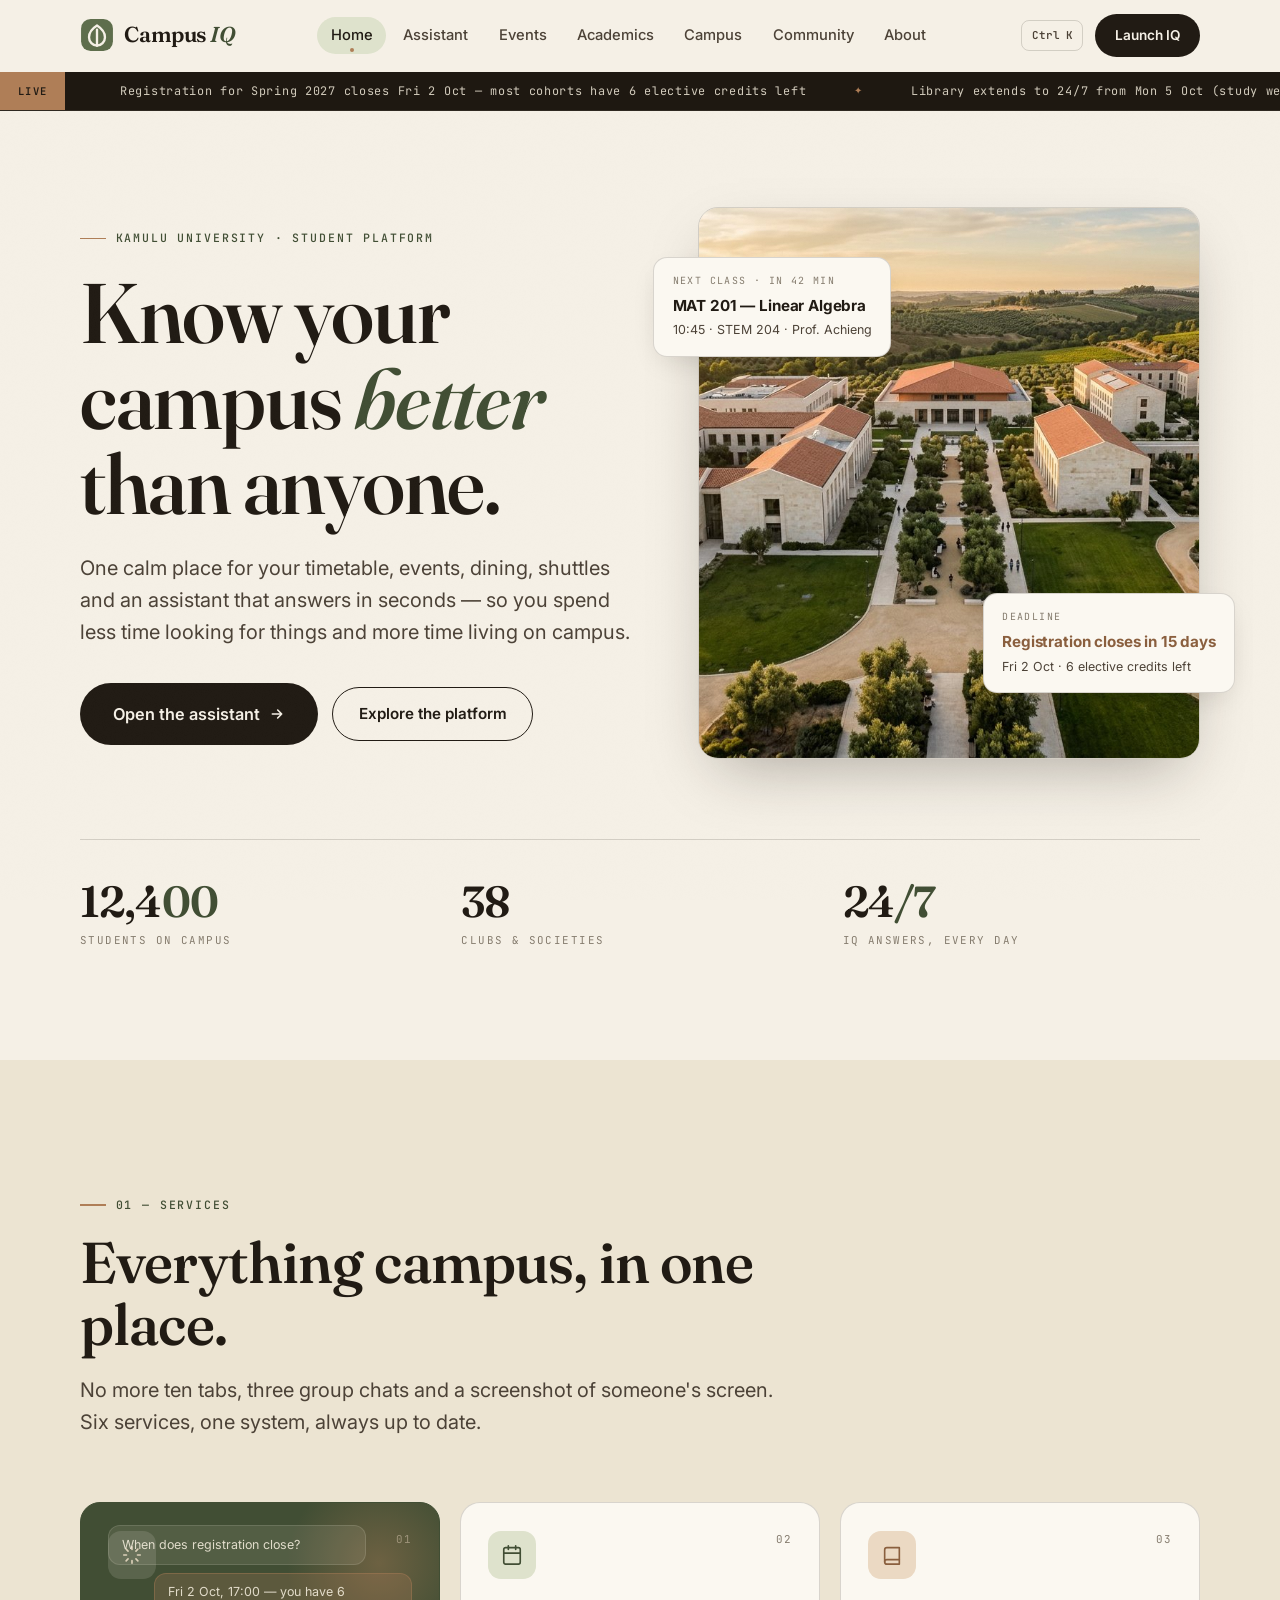
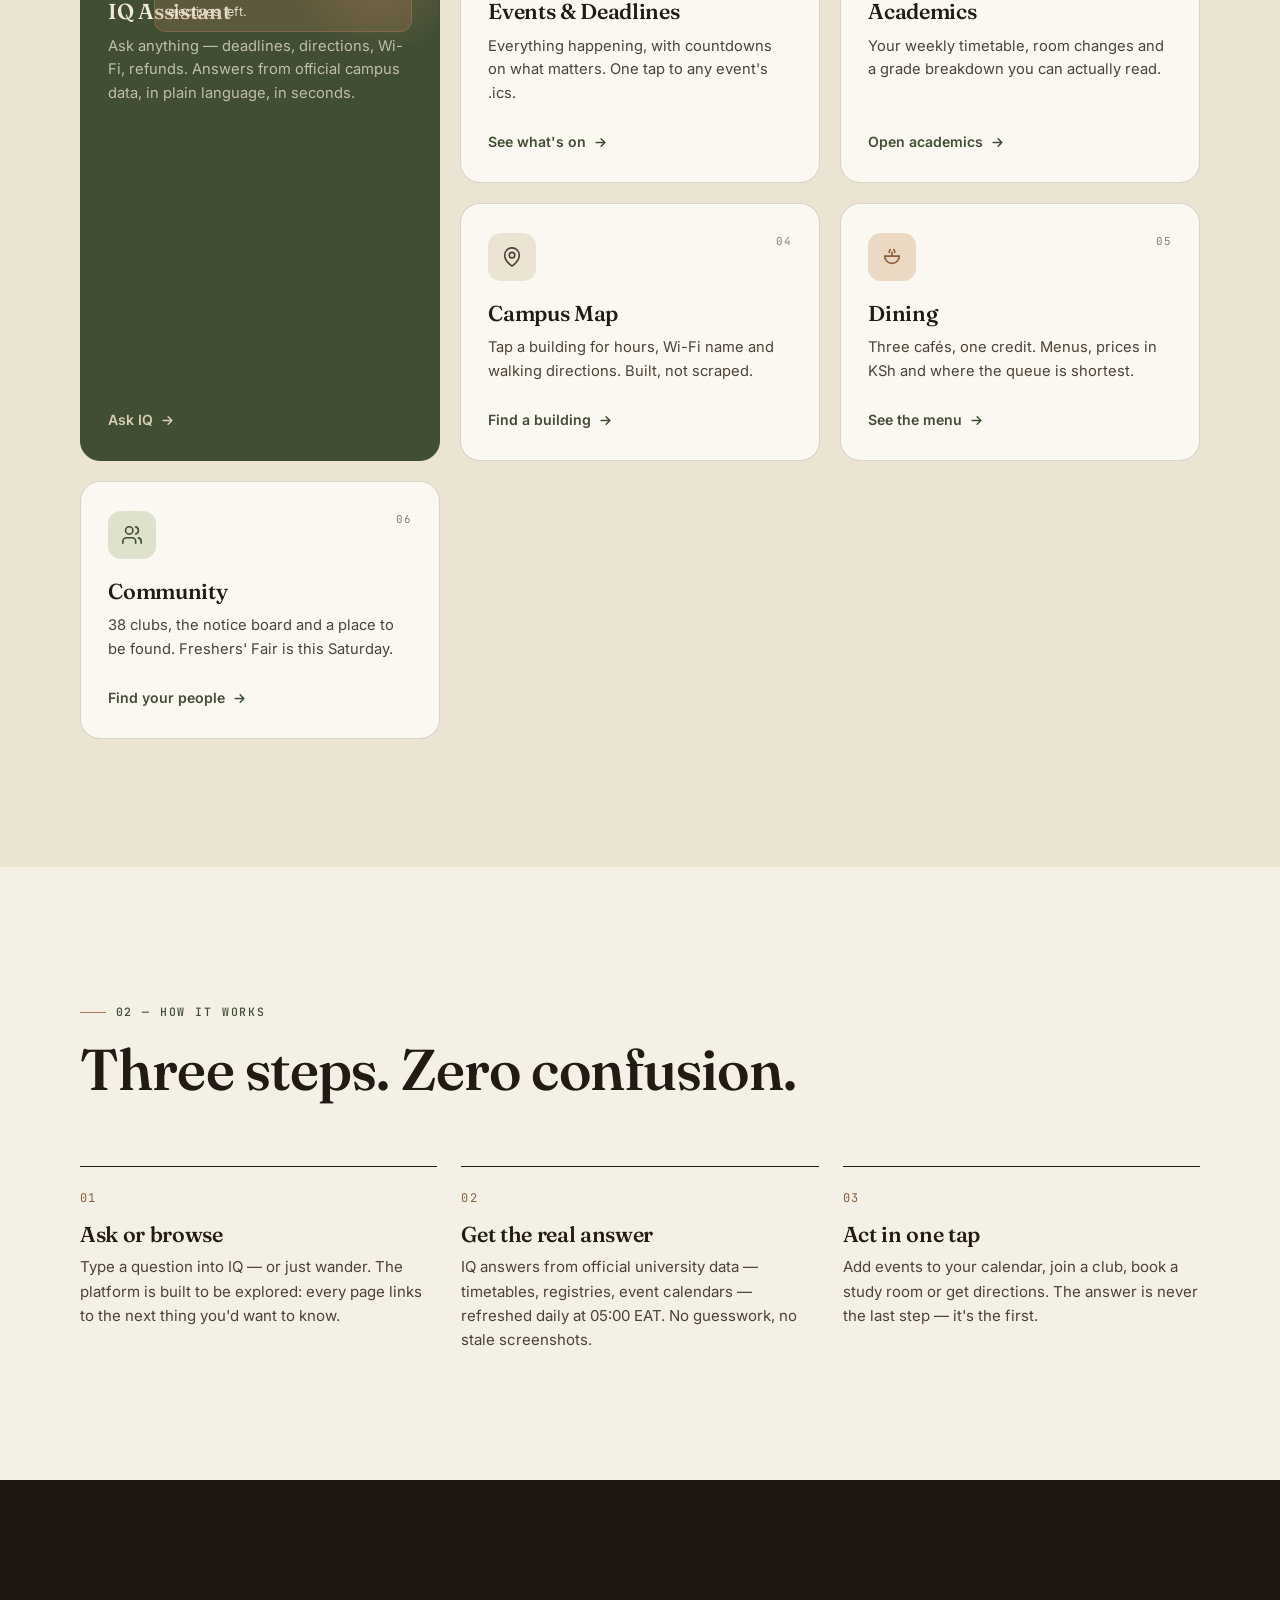
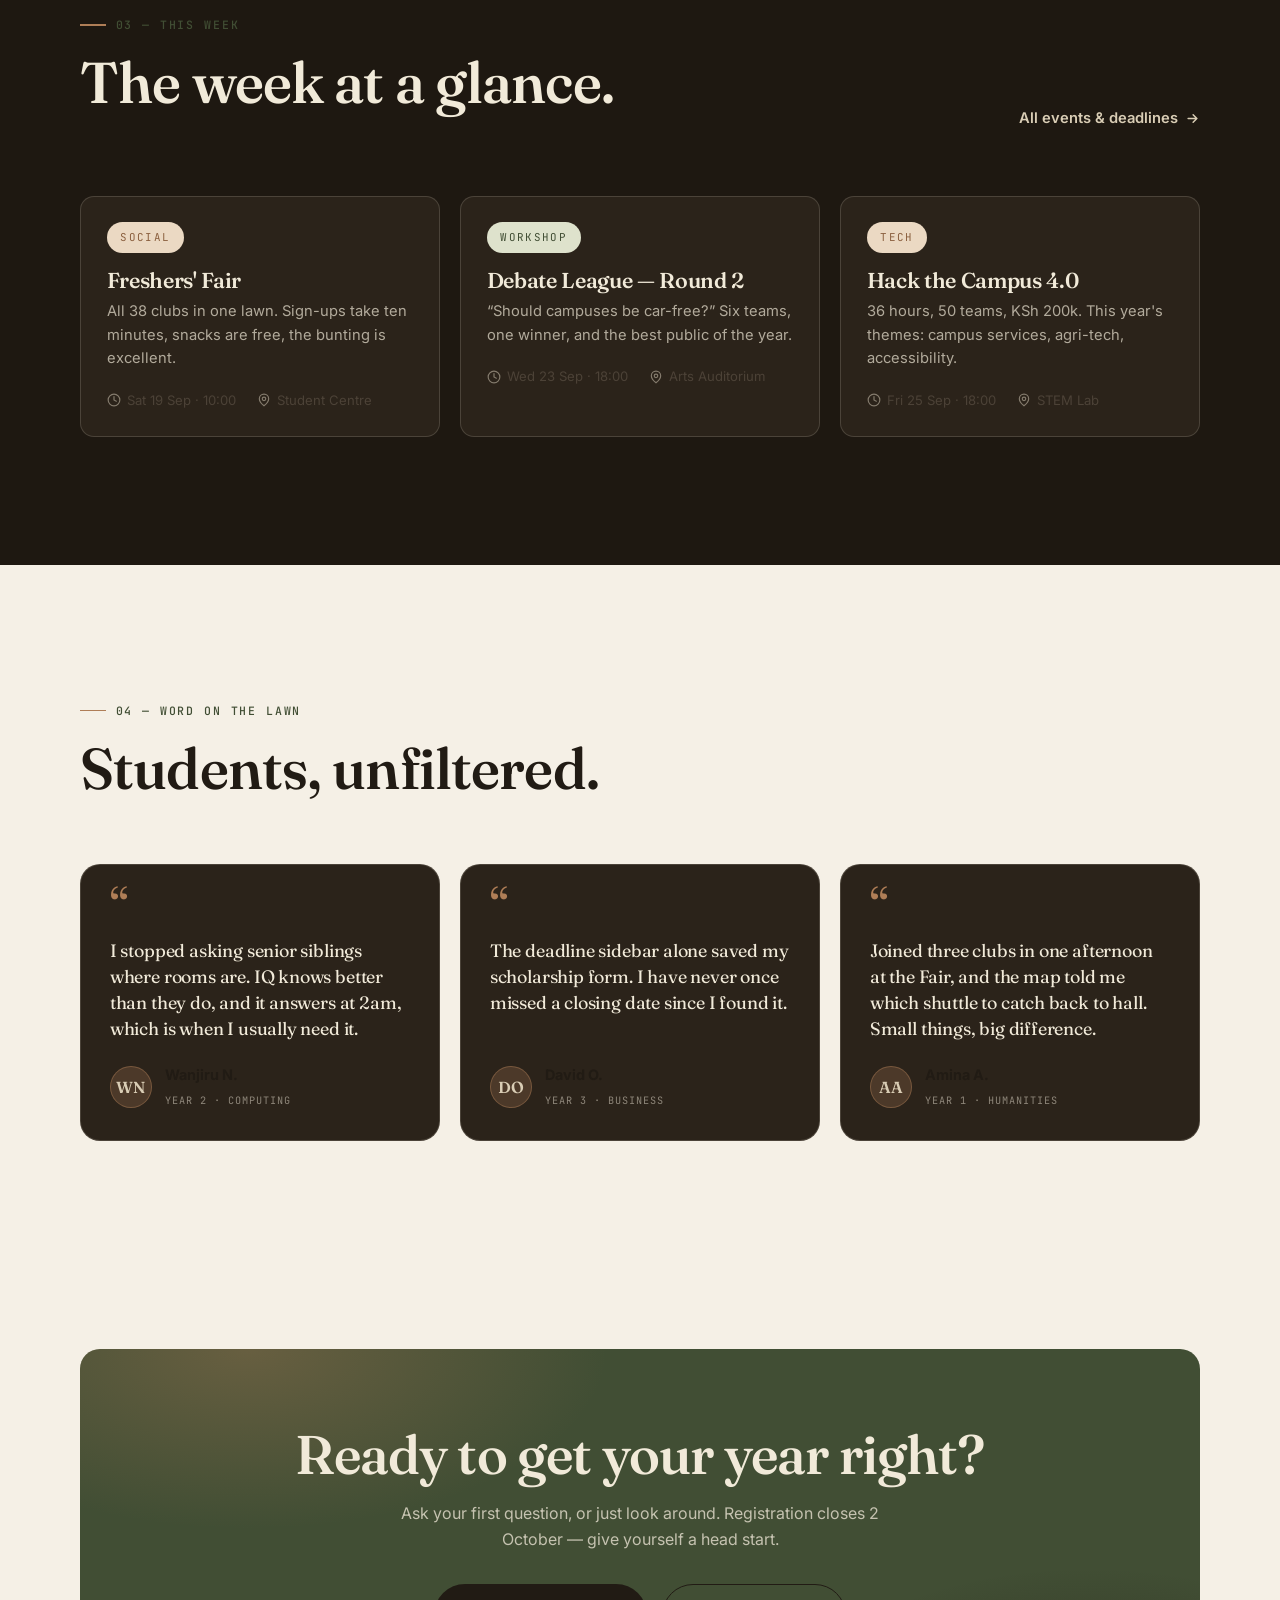
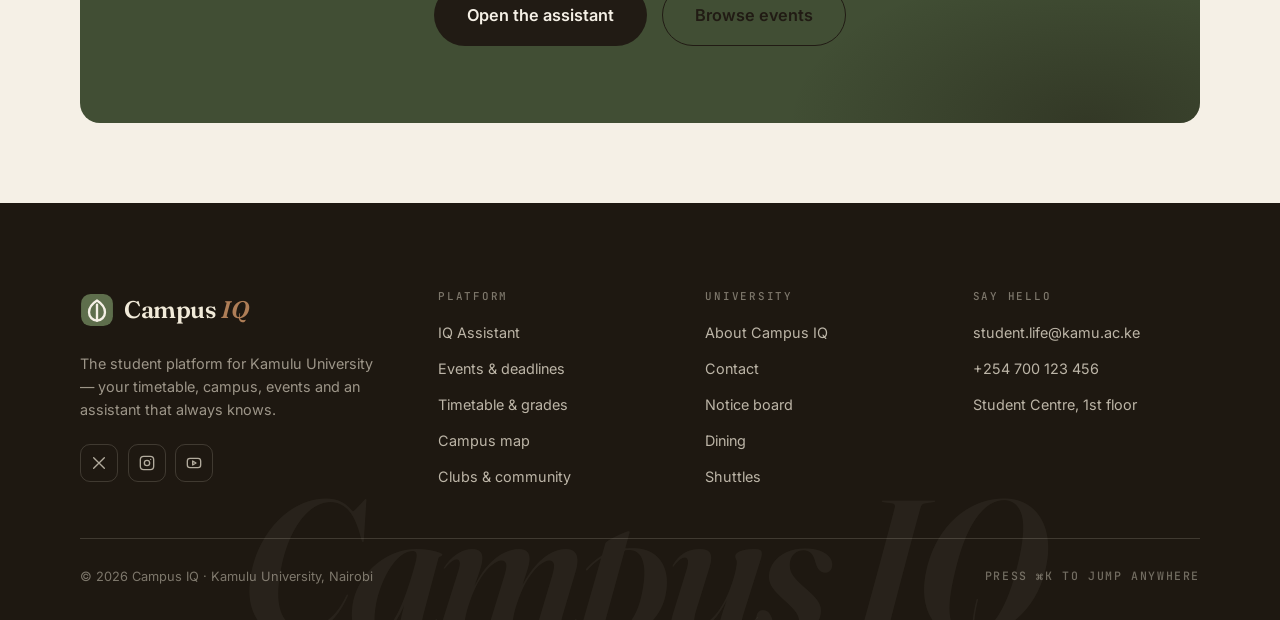
<file: index.html>
<!DOCTYPE html>
<html lang="en">
<head>
  <meta charset="UTF-8">
  <meta name="viewport" content="width=device-width, initial-scale=1.0">
  <title>Campus IQ — Know your campus better than anyone</title>
  <meta name="description" content="Campus IQ is the student platform for Kamulu University: timetable, events, dining, shuttles, campus map and an assistant that always knows.">
  <link rel="icon" href="data:image/svg+xml,%3Csvg xmlns='http://www.w3.org/2000/svg' viewBox='0 0 32 32'%3E%3Crect width='32' height='32' rx='9' fill='%235E6E4C'/%3E%3Cpath d='M16 7c-5 3.2-7.5 7-7.5 11 0 4.5 3.4 8 7.5 8s7.5-3.5 7.5-8c0-4-2.5-7.8-7.5-11Z' fill='none' stroke='%23F5F0E6' stroke-width='2.4'/%3E%3Cpath d='M16 11v15' stroke='%23F5F0E6' stroke-width='2.4'/%3E%3C/svg%3E">
  <link rel="preconnect" href="https://fonts.googleapis.com">
  <link rel="preconnect" href="https://fonts.gstatic.com" crossorigin>
  <link href="https://fonts.googleapis.com/css2?family=Fraunces:ital,opsz,wght@0,9..144,400..700;1,9..144,400..700&family=Inter:wght@400;500;600;700&family=JetBrains+Mono:wght@400;500;600&display=swap" rel="stylesheet">
  <link rel="stylesheet" href="css/styles.css">
</head>
<body data-page="home">

  <!-- ===================== HEADER ===================== -->
  <header class="site-header" id="siteHeader">
    <div class="container header-inner">
      <a class="brand" href="index.html" aria-label="Campus IQ — home">
        <svg class="brand-mark" viewBox="0 0 32 32" aria-hidden="true"><rect x="1" y="1" width="30" height="30" rx="9" fill="#5E6E4C"/><path d="M16 7c-5 3.2-7.5 7-7.5 11 0 4.5 3.4 8 7.5 8s7.5-3.5 7.5-8c0-4-2.5-7.8-7.5-11Z" fill="none" stroke="#F5F0E6" stroke-width="2.2" stroke-linejoin="round"/><path d="M16 11v15" stroke="#F5F0E6" stroke-width="2.2" stroke-linecap="round"/></svg>
        <span class="brand-name">Campus <em>IQ</em></span>
      </a>
      <nav class="main-nav" aria-label="Primary">
        <a class="nav-link active" href="index.html">Home</a>
        <a class="nav-link" href="assistant.html">Assistant</a>
        <a class="nav-link" href="events.html">Events</a>
        <a class="nav-link" href="academics.html">Academics</a>
        <a class="nav-link" href="campus.html">Campus</a>
        <a class="nav-link" href="community.html">Community</a>
        <a class="nav-link" href="about.html">About</a>
      </nav>
      <div class="header-actions">
        <span class="kbd-hint" data-open-palette title="Open quick navigation"><kbd>⌘</kbd><kbd>K</kbd></span>
        <a class="btn btn-primary btn-sm" href="assistant.html">Launch IQ</a>
        <button class="nav-toggle" id="navToggle" aria-label="Open menu" aria-expanded="false" aria-controls="mobileMenu"><span></span><span></span><span></span></button>
      </div>
    </div>
  </header>

  <div class="mobile-menu" id="mobileMenu">
    <nav aria-label="Mobile">
      <a class="m-link active" href="index.html"><span class="m-num">01</span>Home</a>
      <a class="m-link" href="assistant.html"><span class="m-num">02</span>Assistant</a>
      <a class="m-link" href="events.html"><span class="m-num">03</span>Events</a>
      <a class="m-link" href="academics.html"><span class="m-num">04</span>Academics</a>
      <a class="m-link" href="campus.html"><span class="m-num">05</span>Campus</a>
      <a class="m-link" href="community.html"><span class="m-num">06</span>Community</a>
      <a class="m-link" href="about.html"><span class="m-num">07</span>About</a>
      <a class="m-link" href="contact.html"><span class="m-num">08</span>Contact</a>
    </nav>
    <div class="mobile-menu-foot">
      <span>Kamulu University · 2026</span>
      <span class="mono">Nairobi, KE</span>
    </div>
  </div>

  <!-- ===================== TICKER ===================== -->
  <div class="ticker" aria-hidden="true">
    <div class="ticker-label">LIVE</div>
    <div class="ticker-track">
      <span>Registration for Spring 2027 closes Fri 2 Oct — most cohorts have 6 elective credits left</span>
      <span>Library extends to 24/7 from Mon 5 Oct (study week)</span>
      <span>Freshers' Fair — Sat 19 Sep, Student Centre, 10:00</span>
      <span>Hack the Campus 4.0 — teams forming now, STEM Lab</span>
      <span>West Loop shuttles now every 20 min at peak hours</span>
      <span>Exam timetable drops 24 Sep — IQ will flag it</span>
      <span>Registration for Spring 2027 closes Fri 2 Oct — most cohorts have 6 elective credits left</span>
      <span>Library extends to 24/7 from Mon 5 Oct (study week)</span>
      <span>Freshers' Fair — Sat 19 Sep, Student Centre, 10:00</span>
      <span>Hack the Campus 4.0 — teams forming now, STEM Lab</span>
      <span>West Loop shuttles now every 20 min at peak hours</span>
      <span>Exam timetable drops 24 Sep — IQ will flag it</span>
    </div>
  </div>

  <main>
    <!-- ===================== HERO ===================== -->
    <section class="hero">
      <div class="container">
        <div class="hero-grid">
          <div>
            <span class="kicker reveal in">Kamulu University · Student Platform</span>
            <h1 class="hero-title reveal in" data-delay="1">Know your campus <span class="accent">better</span> than anyone.</h1>
            <p class="lead reveal in" data-delay="2">One calm place for your timetable, events, dining, shuttles and an assistant that answers in seconds — so you spend less time looking for things and more time living on campus.</p>
            <div class="hero-ctas reveal in" data-delay="3">
              <a class="btn btn-primary btn-lg" href="assistant.html">Open the assistant
                <svg width="16" height="16" viewBox="0 0 24 24" fill="none" stroke="currentColor" stroke-width="2.4" stroke-linecap="round" stroke-linejoin="round"><path d="M5 12h14M13 6l6 6-6 6"/></svg>
              </a>
              <a class="btn btn-outline" href="#services">Explore the platform</a>
            </div>
          </div>
          <div class="hero-visual reveal in" data-delay="2">
            <div class="hero-frame">
              <img src="assets/img/hero-campus.jpg" alt="Aerial view of the Kamulu University campus at golden hour">
            </div>
            <div class="float-card float-card--class">
              <span class="fc-label">Next class · in 42 min</span>
              <strong>MAT 201 — Linear Algebra</strong>
              <span class="fc-sub">10:45 · STEM 204 · Prof. Achieng</span>
            </div>
            <div class="float-card float-card--deadline">
              <span class="fc-label">Deadline</span>
              <strong>Registration closes in 15 days</strong>
              <span class="fc-sub">Fri 2 Oct · 6 elective credits left</span>
            </div>
          </div>
        </div>

        <div class="hero-stats">
          <div class="stat reveal in" data-delay="1">
            <div class="stat-num">12,4<em>00</em></div>
            <div class="stat-label">Students on campus</div>
          </div>
          <div class="stat reveal in" data-delay="2">
            <div class="stat-num">38</div>
            <div class="stat-label">Clubs & societies</div>
          </div>
          <div class="stat reveal in" data-delay="3">
            <div class="stat-num">24<em>/7</em></div>
            <div class="stat-label">IQ answers, every day</div>
          </div>
        </div>
      </div>
    </section>

    <!-- ===================== SERVICES ===================== -->
    <section class="section section--cream" id="services">
      <div class="container">
        <div class="section-head reveal">
          <span class="kicker">01 — Services</span>
          <h2 class="display-lg">Everything campus, in one place.</h2>
          <p class="lead">No more ten tabs, three group chats and a screenshot of someone's screen. Six services, one system, always up to date.</p>
        </div>

        <div class="service-tiles">
          <a class="tile tile--featured reveal" href="assistant.html">
            <div class="tile-glow"></div>
            <div class="chat-mini" aria-hidden="true">
              <div class="cm-bubble">When does registration close?</div>
              <div class="cm-bubble me">Fri 2 Oct, 17:00 — you have 6 electives left.</div>
            </div>
            <div class="tile-top">
              <span class="tile-icon">
                <svg width="22" height="22" viewBox="0 0 24 24" fill="none" stroke="currentColor" stroke-width="1.8" stroke-linecap="round" stroke-linejoin="round"><path d="M12 3v3M12 18v3M3 12h3M18 12h3M5.6 5.6l2.1 2.1M16.3 16.3l2.1 2.1M18.4 5.6l-2.1 2.1M7.7 16.3l-2.1 2.1"/></svg>
              </span>
              <span class="tile-num">01</span>
            </div>
            <h3>IQ Assistant</h3>
            <p>Ask anything — deadlines, directions, Wi-Fi, refunds. Answers from official campus data, in plain language, in seconds.</p>
            <span class="tile-go">Ask IQ
              <svg width="15" height="15" viewBox="0 0 24 24" fill="none" stroke="currentColor" stroke-width="2.4" stroke-linecap="round" stroke-linejoin="round"><path d="M5 12h14M13 6l6 6-6 6"/></svg>
            </span>
          </a>

          <a class="tile reveal" data-delay="1" href="events.html">
            <div class="tile-top">
              <span class="tile-icon">
                <svg width="22" height="22" viewBox="0 0 24 24" fill="none" stroke="currentColor" stroke-width="1.8" stroke-linecap="round" stroke-linejoin="round"><rect x="3" y="4" width="18" height="18" rx="2"/><path d="M16 2v4M8 2v4M3 10h18"/></svg>
              </span>
              <span class="tile-num">02</span>
            </div>
            <h3>Events & Deadlines</h3>
            <p>Everything happening, with countdowns on what matters. One tap to any event's .ics.</p>
            <span class="tile-go">See what's on
              <svg width="15" height="15" viewBox="0 0 24 24" fill="none" stroke="currentColor" stroke-width="2.4" stroke-linecap="round" stroke-linejoin="round"><path d="M5 12h14M13 6l6 6-6 6"/></svg>
            </span>
          </a>

          <a class="tile reveal" data-delay="2" href="academics.html">
            <div class="tile-top">
              <span class="tile-icon tile-icon--clay">
                <svg width="22" height="22" viewBox="0 0 24 24" fill="none" stroke="currentColor" stroke-width="1.8" stroke-linecap="round" stroke-linejoin="round"><path d="M4 19.5A2.5 2.5 0 0 1 6.5 17H20V4H6.5A2.5 2.5 0 0 0 4 6.5v13Z"/><path d="M4 19.5A2.5 2.5 0 0 0 6.5 22H20v-5"/></svg>
              </span>
              <span class="tile-num">03</span>
            </div>
            <h3>Academics</h3>
            <p>Your weekly timetable, room changes and a grade breakdown you can actually read.</p>
            <span class="tile-go">Open academics
              <svg width="15" height="15" viewBox="0 0 24 24" fill="none" stroke="currentColor" stroke-width="2.4" stroke-linecap="round" stroke-linejoin="round"><path d="M5 12h14M13 6l6 6-6 6"/></svg>
            </span>
          </a>

          <a class="tile reveal" href="campus.html">
            <div class="tile-top">
              <span class="tile-icon tile-icon--stone">
                <svg width="22" height="22" viewBox="0 0 24 24" fill="none" stroke="currentColor" stroke-width="1.8" stroke-linecap="round" stroke-linejoin="round"><path d="M20 10c0 6-8 12-8 12s-8-6-8-12a8 8 0 0 1 16 0Z"/><circle cx="12" cy="10" r="3"/></svg>
              </span>
              <span class="tile-num">04</span>
            </div>
            <h3>Campus Map</h3>
            <p>Tap a building for hours, Wi-Fi name and walking directions. Built, not scraped.</p>
            <span class="tile-go">Find a building
              <svg width="15" height="15" viewBox="0 0 24 24" fill="none" stroke="currentColor" stroke-width="2.4" stroke-linecap="round" stroke-linejoin="round"><path d="M5 12h14M13 6l6 6-6 6"/></svg>
            </span>
          </a>

          <a class="tile reveal" data-delay="1" href="campus.html#dining">
            <div class="tile-top">
              <span class="tile-icon tile-icon--clay">
                <svg width="22" height="22" viewBox="0 0 24 24" fill="none" stroke="currentColor" stroke-width="1.8" stroke-linecap="round" stroke-linejoin="round"><path d="M4 11h16a8 8 0 0 1-16 0Z"/><path d="M12 11V7M9 7c0-2 1-3 1-3M15 7c0-2-1-3-1-3"/></svg>
              </span>
              <span class="tile-num">05</span>
            </div>
            <h3>Dining</h3>
            <p>Three cafés, one credit. Menus, prices in KSh and where the queue is shortest.</p>
            <span class="tile-go">See the menu
              <svg width="15" height="15" viewBox="0 0 24 24" fill="none" stroke="currentColor" stroke-width="2.4" stroke-linecap="round" stroke-linejoin="round"><path d="M5 12h14M13 6l6 6-6 6"/></svg>
            </span>
          </a>

          <a class="tile reveal" data-delay="2" href="community.html">
            <div class="tile-top">
              <span class="tile-icon">
                <svg width="22" height="22" viewBox="0 0 24 24" fill="none" stroke="currentColor" stroke-width="1.8" stroke-linecap="round" stroke-linejoin="round"><path d="M16 21v-2a4 4 0 0 0-4-4H6a4 4 0 0 0-4 4v2"/><circle cx="9" cy="7" r="4"/><path d="M22 21v-2a4 4 0 0 0-3-3.87M16 3.13a4 4 0 0 1 0 7.75"/></svg>
              </span>
              <span class="tile-num">06</span>
            </div>
            <h3>Community</h3>
            <p>38 clubs, the notice board and a place to be found. Freshers' Fair is this Saturday.</p>
            <span class="tile-go">Find your people
              <svg width="15" height="15" viewBox="0 0 24 24" fill="none" stroke="currentColor" stroke-width="2.4" stroke-linecap="round" stroke-linejoin="round"><path d="M5 12h14M13 6l6 6-6 6"/></svg>
            </span>
          </a>
        </div>
      </div>
    </section>

    <!-- ===================== HOW IT WORKS ===================== -->
    <section class="section">
      <div class="container">
        <div class="section-head reveal">
          <span class="kicker">02 — How it works</span>
          <h2 class="display-lg">Three steps. Zero confusion.</h2>
        </div>
        <div class="steps">
          <div class="step reveal">
            <h3>Ask or browse</h3>
            <p>Type a question into IQ — or just wander. The platform is built to be explored: every page links to the next thing you'd want to know.</p>
          </div>
          <div class="step reveal" data-delay="1">
            <h3>Get the real answer</h3>
            <p>IQ answers from official university data — timetables, registries, event calendars — refreshed daily at 05:00 EAT. No guesswork, no stale screenshots.</p>
          </div>
          <div class="step reveal" data-delay="2">
            <h3>Act in one tap</h3>
            <p>Add events to your calendar, join a club, book a study room or get directions. The answer is never the last step — it's the first.</p>
          </div>
        </div>
      </div>
    </section>

    <!-- ===================== THIS WEEK (dark) ===================== -->
    <section class="section section--dark">
      <div class="container">
        <div class="section-head section-head--split reveal">
          <div>
            <span class="kicker">03 — This week</span>
            <h2 class="display-lg">The week at a glance.</h2>
          </div>
          <a class="text-link" href="events.html">All events & deadlines
            <svg width="15" height="15" viewBox="0 0 24 24" fill="none" stroke="currentColor" stroke-width="2.4" stroke-linecap="round" stroke-linejoin="round"><path d="M5 12h14M13 6l6 6-6 6"/></svg>
          </a>
        </div>

        <div class="grid grid-3">
          <div class="card reveal">
            <div class="event-tags" style="margin:0 0 1rem"><span class="chip chip--clay">Social</span></div>
            <h3 style="font-size:1.35rem">Freshers' Fair</h3>
            <p style="margin:0.5rem 0 1.2rem; font-size:.92rem">All 38 clubs in one lawn. Sign-ups take ten minutes, snacks are free, the bunting is excellent.</p>
            <div class="event-meta">
              <span><svg width="14" height="14" viewBox="0 0 24 24" fill="none" stroke="currentColor" stroke-width="2" stroke-linecap="round"><circle cx="12" cy="12" r="10"/><path d="M12 6v6l4 2"/></svg> Sat 19 Sep · 10:00</span>
              <span><svg width="14" height="14" viewBox="0 0 24 24" fill="none" stroke="currentColor" stroke-width="2" stroke-linecap="round" stroke-linejoin="round"><path d="M20 10c0 6-8 12-8 12s-8-6-8-12a8 8 0 0 1 16 0Z"/><circle cx="12" cy="10" r="3"/></svg> Student Centre</span>
            </div>
          </div>
          <div class="card reveal" data-delay="1">
            <div class="event-tags" style="margin:0 0 1rem"><span class="chip chip--solid">Workshop</span></div>
            <h3 style="font-size:1.35rem">Debate League — Round 2</h3>
            <p style="margin:0.5rem 0 1.2rem; font-size:.92rem">“Should campuses be car-free?” Six teams, one winner, and the best public of the year.</p>
            <div class="event-meta">
              <span><svg width="14" height="14" viewBox="0 0 24 24" fill="none" stroke="currentColor" stroke-width="2" stroke-linecap="round"><circle cx="12" cy="12" r="10"/><path d="M12 6v6l4 2"/></svg> Wed 23 Sep · 18:00</span>
              <span><svg width="14" height="14" viewBox="0 0 24 24" fill="none" stroke="currentColor" stroke-width="2" stroke-linecap="round" stroke-linejoin="round"><path d="M20 10c0 6-8 12-8 12s-8-6-8-12a8 8 0 0 1 16 0Z"/><circle cx="12" cy="10" r="3"/></svg> Arts Auditorium</span>
            </div>
          </div>
          <div class="card reveal" data-delay="2">
            <div class="event-tags" style="margin:0 0 1rem"><span class="chip chip--clay">Tech</span></div>
            <h3 style="font-size:1.35rem">Hack the Campus 4.0</h3>
            <p style="margin:0.5rem 0 1.2rem; font-size:.92rem">36 hours, 50 teams, KSh 200k. This year's themes: campus services, agri-tech, accessibility.</p>
            <div class="event-meta">
              <span><svg width="14" height="14" viewBox="0 0 24 24" fill="none" stroke="currentColor" stroke-width="2" stroke-linecap="round"><circle cx="12" cy="12" r="10"/><path d="M12 6v6l4 2"/></svg> Fri 25 Sep · 18:00</span>
              <span><svg width="14" height="14" viewBox="0 0 24 24" fill="none" stroke="currentColor" stroke-width="2" stroke-linecap="round" stroke-linejoin="round"><path d="M20 10c0 6-8 12-8 12s-8-6-8-12a8 8 0 0 1 16 0Z"/><circle cx="12" cy="10" r="3"/></svg> STEM Lab</span>
            </div>
          </div>
        </div>
      </div>
    </section>

    <!-- ===================== QUOTES ===================== -->
    <section class="section">
      <div class="container">
        <div class="section-head reveal">
          <span class="kicker">04 — Word on the lawn</span>
          <h2 class="display-lg">Students, unfiltered.</h2>
        </div>
        <div class="quotes">
          <div class="quote reveal">
            <div class="quote-mark">“</div>
            <p>I stopped asking senior siblings where rooms are. IQ knows better than they do, and it answers at 2am, which is when I usually need it.</p>
            <div class="quote-who">
              <div class="quote-avatar">WN</div>
              <div><b>Wanjiru N.</b><small>Year 2 · Computing</small></div>
            </div>
          </div>
          <div class="quote reveal" data-delay="1">
            <div class="quote-mark">“</div>
            <p>The deadline sidebar alone saved my scholarship form. I have never once missed a closing date since I found it.</p>
            <div class="quote-who">
              <div class="quote-avatar">DO</div>
              <div><b>David O.</b><small>Year 3 · Business</small></div>
            </div>
          </div>
          <div class="quote reveal" data-delay="2">
            <div class="quote-mark">“</div>
            <p>Joined three clubs in one afternoon at the Fair, and the map told me which shuttle to catch back to hall. Small things, big difference.</p>
            <div class="quote-who">
              <div class="quote-avatar">AA</div>
              <div><b>Amina A.</b><small>Year 1 · Humanities</small></div>
            </div>
          </div>
        </div>
      </div>
    </section>

    <!-- ===================== CTA ===================== -->
    <section class="section section--tight">
      <div class="container">
        <div class="cta-band reveal">
          <h2>Ready to get your year right?</h2>
          <p>Ask your first question, or just look around. Registration closes 2 October — give yourself a head start.</p>
          <div class="hero-ctas">
            <a class="btn btn-primary btn-lg" href="assistant.html">Open the assistant</a>
            <a class="btn btn-outline btn-lg" href="events.html">Browse events</a>
          </div>
        </div>
      </div>
    </section>
  </main>

  <!-- ===================== FOOTER ===================== -->
  <footer class="site-footer">
    <div class="container">
      <div class="footer-grid">
        <div class="footer-brand">
          <a class="brand" href="index.html" aria-label="Campus IQ — home">
            <svg class="brand-mark" viewBox="0 0 32 32" aria-hidden="true"><rect x="1" y="1" width="30" height="30" rx="9" fill="#5E6E4C"/><path d="M16 7c-5 3.2-7.5 7-7.5 11 0 4.5 3.4 8 7.5 8s7.5-3.5 7.5-8c0-4-2.5-7.8-7.5-11Z" fill="none" stroke="#F5F0E6" stroke-width="2.2" stroke-linejoin="round"/><path d="M16 11v15" stroke="#F5F0E6" stroke-width="2.2" stroke-linecap="round"/></svg>
            <span class="brand-name">Campus <em>IQ</em></span>
          </a>
          <p>The student platform for Kamulu University — your timetable, campus, events and an assistant that always knows.</p>
          <div class="footer-social">
            <a href="#" aria-label="X (Twitter)"><svg width="16" height="16" viewBox="0 0 24 24" fill="none" stroke="currentColor" stroke-width="2" stroke-linecap="round"><path d="M4 4l16 16M20 4L4 20"/></svg></a>
            <a href="#" aria-label="Instagram"><svg width="16" height="16" viewBox="0 0 24 24" fill="none" stroke="currentColor" stroke-width="2" stroke-linecap="round" stroke-linejoin="round"><rect x="2" y="2" width="20" height="20" rx="5"/><circle cx="12" cy="12" r="4"/><path d="M17.5 6.5h.01"/></svg></a>
            <a href="#" aria-label="YouTube"><svg width="16" height="16" viewBox="0 0 24 24" fill="none" stroke="currentColor" stroke-width="2" stroke-linecap="round" stroke-linejoin="round"><rect x="2" y="5" width="20" height="14" rx="4"/><path d="m10 9 5 3-5 3V9Z"/></svg></a>
          </div>
        </div>
        <div class="footer-col">
          <h4>Platform</h4>
          <ul>
            <li><a href="assistant.html">IQ Assistant</a></li>
            <li><a href="events.html">Events & deadlines</a></li>
            <li><a href="academics.html">Timetable & grades</a></li>
            <li><a href="campus.html">Campus map</a></li>
            <li><a href="community.html">Clubs & community</a></li>
          </ul>
        </div>
        <div class="footer-col">
          <h4>University</h4>
          <ul>
            <li><a href="about.html">About Campus IQ</a></li>
            <li><a href="contact.html">Contact</a></li>
            <li><a href="community.html">Notice board</a></li>
            <li><a href="campus.html#dining">Dining</a></li>
            <li><a href="campus.html#shuttles">Shuttles</a></li>
          </ul>
        </div>
        <div class="footer-col">
          <h4>Say hello</h4>
          <ul>
            <li><a href="mailto:student.life@kamu.ac.ke">student.life@kamu.ac.ke</a></li>
            <li><a href="tel:+254700123456">+254 700 123 456</a></li>
            <li><a href="campus.html">Student Centre, 1st floor</a></li>
          </ul>
        </div>
      </div>
      <div class="footer-bottom">
        <span>© <span data-year>2026</span> Campus IQ · Kamulu University, Nairobi</span>
        <span class="mono">Press ⌘K to jump anywhere</span>
      </div>
    </div>
  </footer>

  <!-- ===================== COMMAND PALETTE ===================== -->
  <div class="palette" id="palette" role="dialog" aria-modal="true" aria-label="Quick navigation">
    <div class="palette-panel">
      <div class="palette-input-wrap">
        <svg width="18" height="18" viewBox="0 0 24 24" fill="none" stroke="currentColor" stroke-width="2" stroke-linecap="round"><circle cx="11" cy="11" r="7"/><path d="m21 21-4.3-4.3"/></svg>
        <input type="text" placeholder="Jump to a page or service…" aria-label="Search">
      </div>
      <div class="palette-list"></div>
      <div class="palette-foot"><span><b>↑ ↓</b> navigate</span><span><b>↵</b> open</span><span><b>esc</b> close</span></div>
    </div>
  </div>

  <script src="js/main.js"></script>
</body>
</html>
</file>
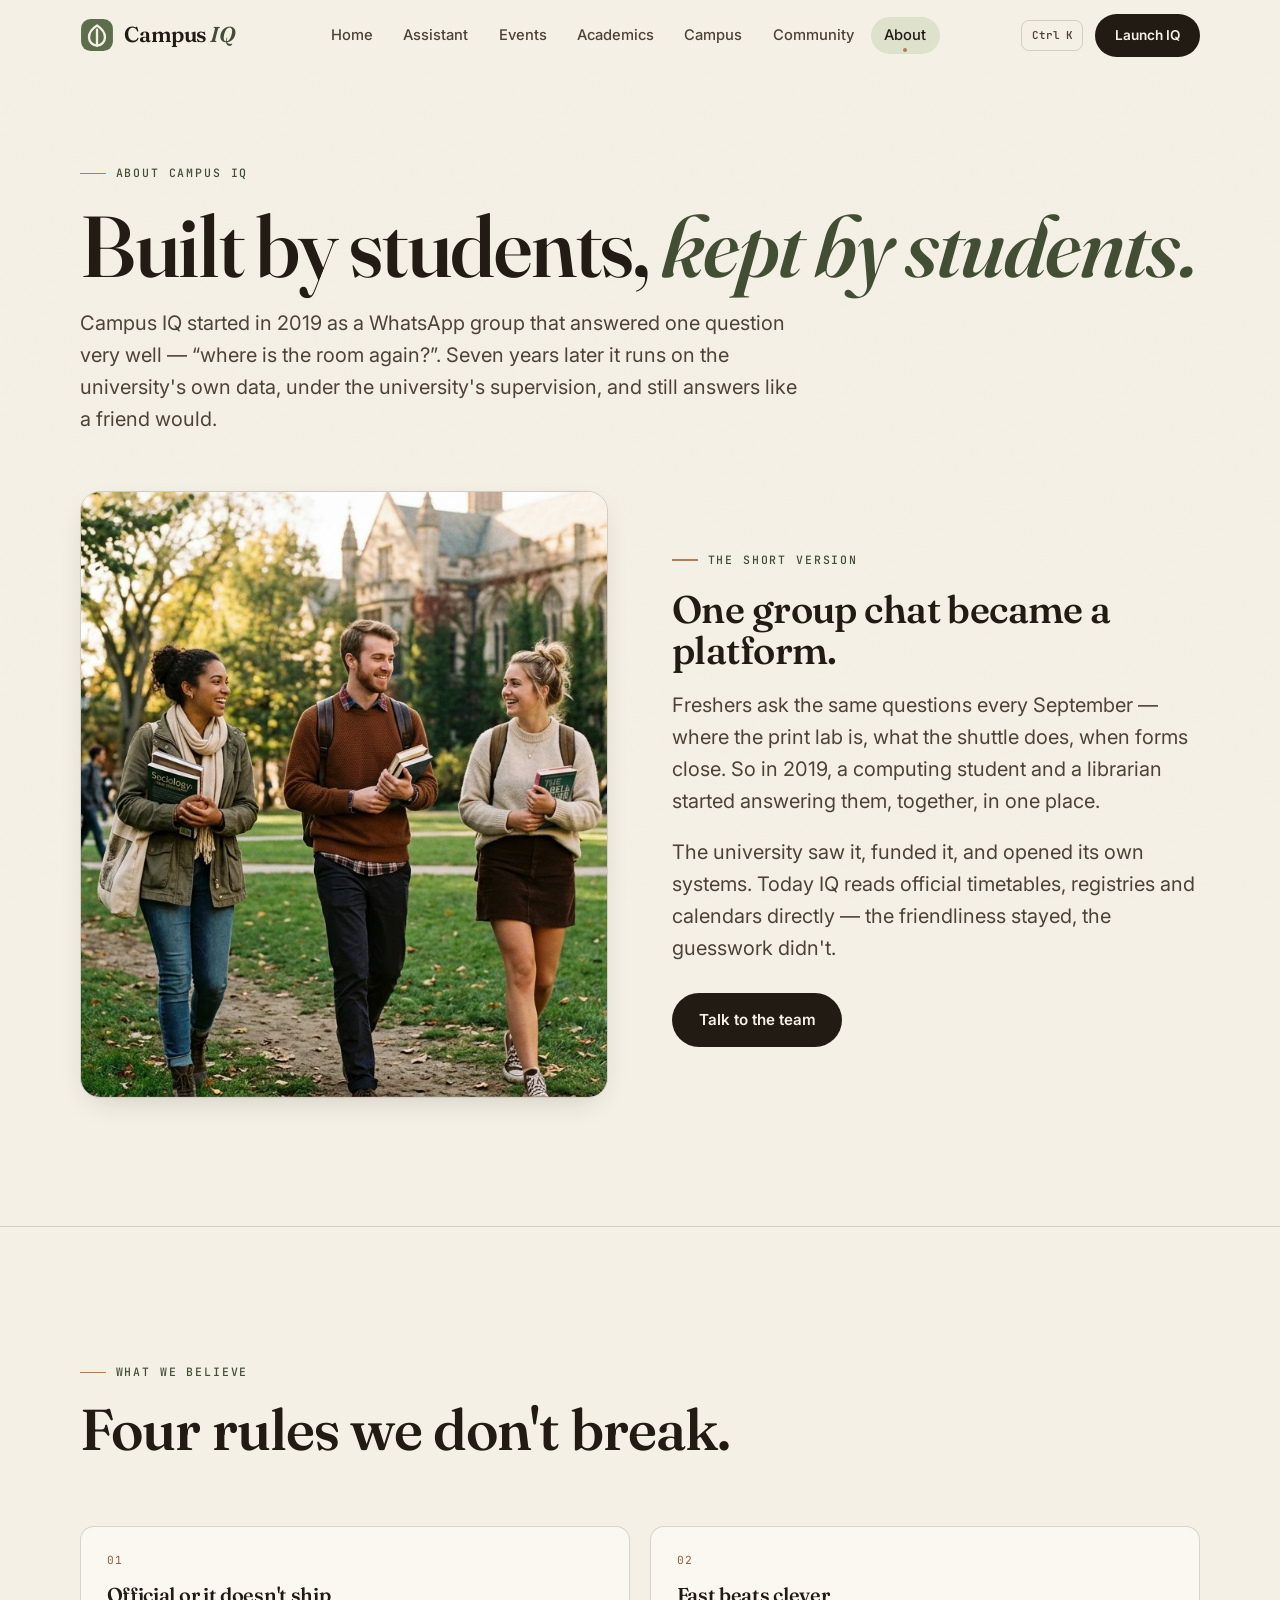
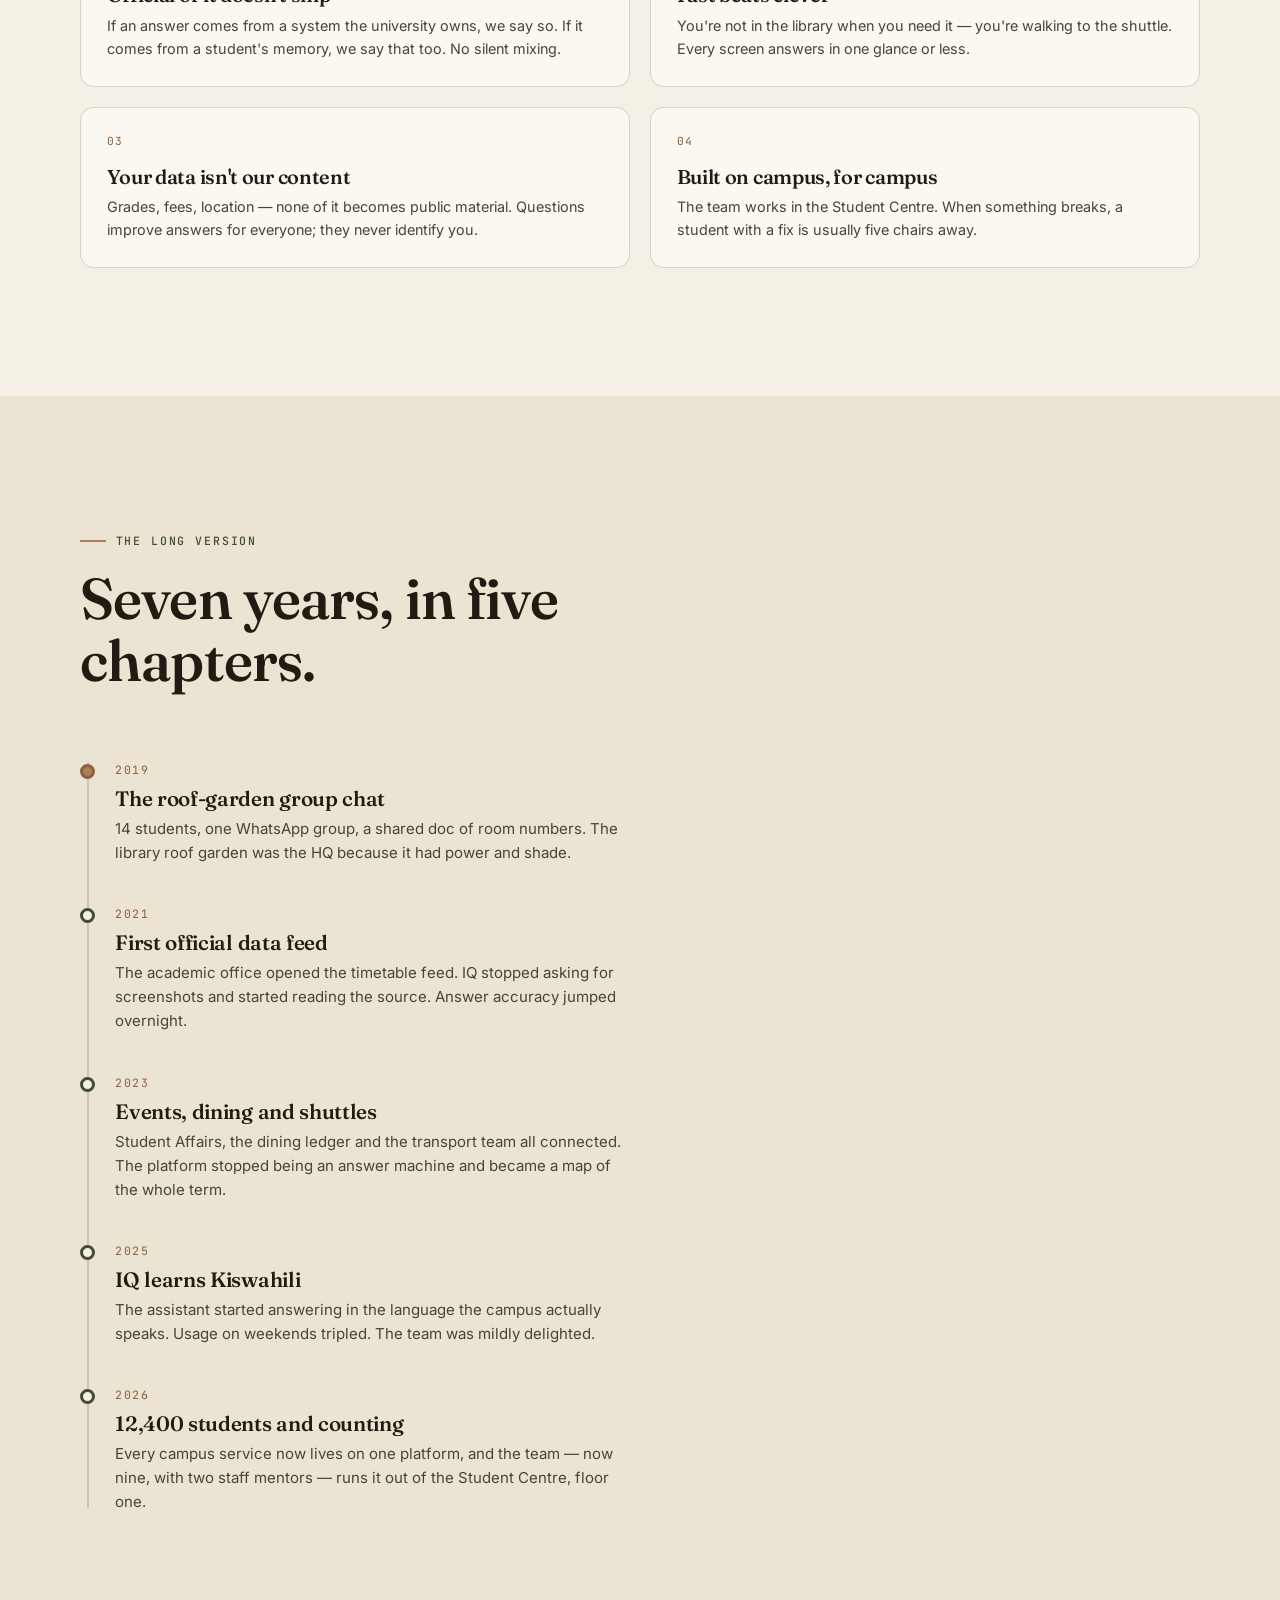
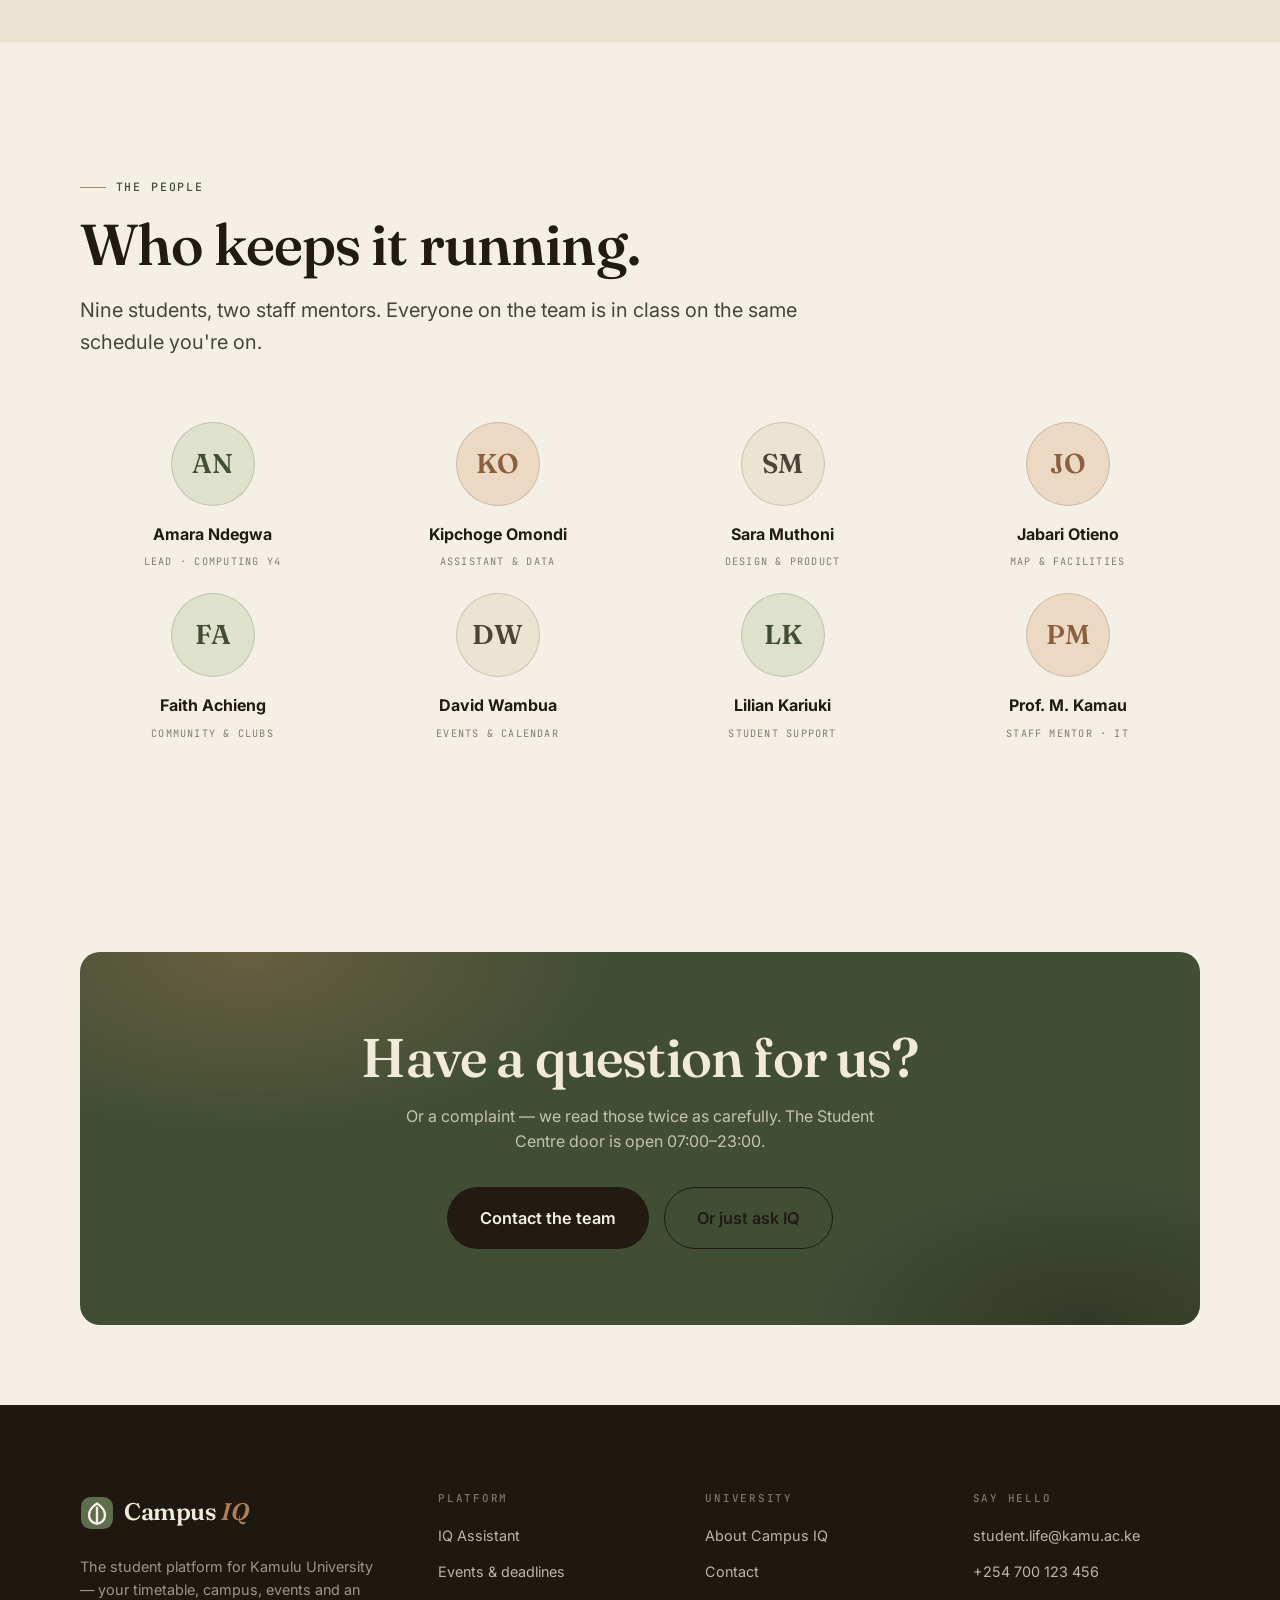
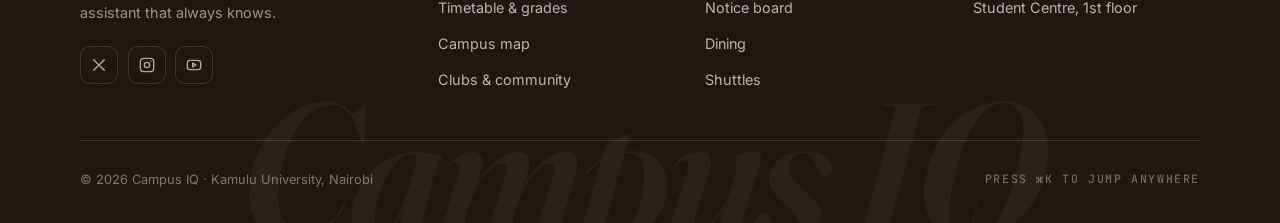
<file: about.html>
<!DOCTYPE html>
<html lang="en">
<head>
  <meta charset="UTF-8">
  <meta name="viewport" content="width=device-width, initial-scale=1.0">
  <title>About — Campus IQ</title>
  <meta name="description" content="Campus IQ started in a library roof garden in 2019. Here's how it became the student platform for Kamulu University.">
  <link rel="icon" href="data:image/svg+xml,%3Csvg xmlns='http://www.w3.org/2000/svg' viewBox='0 0 32 32'%3E%3Crect width='32' height='32' rx='9' fill='%235E6E4C'/%3E%3Cpath d='M16 7c-5 3.2-7.5 7-7.5 11 0 4.5 3.4 8 7.5 8s7.5-3.5 7.5-8c0-4-2.5-7.8-7.5-11Z' fill='none' stroke='%23F5F0E6' stroke-width='2.4'/%3E%3Cpath d='M16 11v15' stroke='%23F5F0E6' stroke-width='2.4'/%3E%3C/svg%3E">
  <link rel="preconnect" href="https://fonts.googleapis.com">
  <link rel="preconnect" href="https://fonts.gstatic.com" crossorigin>
  <link href="https://fonts.googleapis.com/css2?family=Fraunces:ital,opsz,wght@0,9..144,400..700;1,9..144,400..700&family=Inter:wght@400;500;600;700&family=JetBrains+Mono:wght@400;500;600&display=swap" rel="stylesheet">
  <link rel="stylesheet" href="css/styles.css">
</head>
<body data-page="about">

  <!-- ===================== HEADER ===================== -->
  <header class="site-header" id="siteHeader">
    <div class="container header-inner">
      <a class="brand" href="index.html" aria-label="Campus IQ — home">
        <svg class="brand-mark" viewBox="0 0 32 32" aria-hidden="true"><rect x="1" y="1" width="30" height="30" rx="9" fill="#5E6E4C"/><path d="M16 7c-5 3.2-7.5 7-7.5 11 0 4.5 3.4 8 7.5 8s7.5-3.5 7.5-8c0-4-2.5-7.8-7.5-11Z" fill="none" stroke="#F5F0E6" stroke-width="2.2" stroke-linejoin="round"/><path d="M16 11v15" stroke="#F5F0E6" stroke-width="2.2" stroke-linecap="round"/></svg>
        <span class="brand-name">Campus <em>IQ</em></span>
      </a>
      <nav class="main-nav" aria-label="Primary">
        <a class="nav-link" href="index.html">Home</a>
        <a class="nav-link" href="assistant.html">Assistant</a>
        <a class="nav-link" href="events.html">Events</a>
        <a class="nav-link" href="academics.html">Academics</a>
        <a class="nav-link" href="campus.html">Campus</a>
        <a class="nav-link" href="community.html">Community</a>
        <a class="nav-link active" href="about.html">About</a>
      </nav>
      <div class="header-actions">
        <span class="kbd-hint" data-open-palette title="Open quick navigation"><kbd>⌘</kbd><kbd>K</kbd></span>
        <a class="btn btn-primary btn-sm" href="assistant.html">Launch IQ</a>
        <button class="nav-toggle" id="navToggle" aria-label="Open menu" aria-expanded="false" aria-controls="mobileMenu"><span></span><span></span><span></span></button>
      </div>
    </div>
  </header>

  <div class="mobile-menu" id="mobileMenu">
    <nav aria-label="Mobile">
      <a class="m-link" href="index.html"><span class="m-num">01</span>Home</a>
      <a class="m-link" href="assistant.html"><span class="m-num">02</span>Assistant</a>
      <a class="m-link" href="events.html"><span class="m-num">03</span>Events</a>
      <a class="m-link" href="academics.html"><span class="m-num">04</span>Academics</a>
      <a class="m-link" href="campus.html"><span class="m-num">05</span>Campus</a>
      <a class="m-link" href="community.html"><span class="m-num">06</span>Community</a>
      <a class="m-link active" href="about.html"><span class="m-num">07</span>About</a>
      <a class="m-link" href="contact.html"><span class="m-num">08</span>Contact</a>
    </nav>
    <div class="mobile-menu-foot">
      <span>Kamulu University · 2026</span>
      <span class="mono">Nairobi, KE</span>
    </div>
  </div>

  <main>
    <section class="page-hero">
      <div class="container">
        <span class="kicker">About Campus IQ</span>
        <h1 class="display-xl" style="margin-top:1.2rem">Built by students, <span class="accent" style="font-style:italic;color:var(--moss-deep)">kept by students.</span></h1>
        <p class="lead">Campus IQ started in 2019 as a WhatsApp group that answered one question very well — “where is the room again?”. Seven years later it runs on the university's own data, under the university's supervision, and still answers like a friend would.</p>
      </div>
    </section>

    <!-- Story -->
    <section class="section" style="padding-top:0">
      <div class="container">
        <div class="about-grid">
          <div class="about-frame reveal">
            <img src="assets/img/about-students.jpg" alt="Students walking across the campus lawn">
          </div>
          <div class="reveal" data-delay="1">
            <span class="kicker">The short version</span>
            <h2 class="display-md" style="margin:1.2rem 0 1.1rem">One group chat became a platform.</h2>
            <p class="lead" style="margin-bottom:1.2rem">Freshers ask the same questions every September — where the print lab is, what the shuttle does, when forms close. So in 2019, a computing student and a librarian started answering them, together, in one place.</p>
            <p class="lead">The university saw it, funded it, and opened its own systems. Today IQ reads official timetables, registries and calendars directly — the friendliness stayed, the guesswork didn't.</p>
            <div class="hero-ctas" style="margin-top:1.8rem">
              <a class="btn btn-primary" href="contact.html">Talk to the team</a>
            </div>
          </div>
        </div>
      </div>
    </section>

    <hr class="hairline">

    <!-- Values -->
    <section class="section">
      <div class="container">
        <div class="section-head reveal">
          <span class="kicker">What we believe</span>
          <h2 class="display-lg">Four rules we don't break.</h2>
        </div>
        <div class="values">
          <div class="value reveal">
            <span class="v-num">01</span>
            <h3>Official or it doesn't ship</h3>
            <p>If an answer comes from a system the university owns, we say so. If it comes from a student's memory, we say that too. No silent mixing.</p>
          </div>
          <div class="value reveal" data-delay="1">
            <span class="v-num">02</span>
            <h3>Fast beats clever</h3>
            <p>You're not in the library when you need it — you're walking to the shuttle. Every screen answers in one glance or less.</p>
          </div>
          <div class="value reveal" data-delay="2">
            <span class="v-num">03</span>
            <h3>Your data isn't our content</h3>
            <p>Grades, fees, location — none of it becomes public material. Questions improve answers for everyone; they never identify you.</p>
          </div>
          <div class="value reveal" data-delay="3">
            <span class="v-num">04</span>
            <h3>Built on campus, for campus</h3>
            <p>The team works in the Student Centre. When something breaks, a student with a fix is usually five chairs away.</p>
          </div>
        </div>
      </div>
    </section>

    <!-- Timeline -->
    <section class="section section--cream">
      <div class="container">
        <div class="section-head reveal">
          <span class="kicker">The long version</span>
          <h2 class="display-lg">Seven years, in five chapters.</h2>
        </div>
        <div class="timeline">
          <div class="tl-item reveal">
            <span class="tl-year">2019</span>
            <h3>The roof-garden group chat</h3>
            <p>14 students, one WhatsApp group, a shared doc of room numbers. The library roof garden was the HQ because it had power and shade.</p>
          </div>
          <div class="tl-item reveal">
            <span class="tl-year">2021</span>
            <h3>First official data feed</h3>
            <p>The academic office opened the timetable feed. IQ stopped asking for screenshots and started reading the source. Answer accuracy jumped overnight.</p>
          </div>
          <div class="tl-item reveal">
            <span class="tl-year">2023</span>
            <h3>Events, dining and shuttles</h3>
            <p>Student Affairs, the dining ledger and the transport team all connected. The platform stopped being an answer machine and became a map of the whole term.</p>
          </div>
          <div class="tl-item reveal">
            <span class="tl-year">2025</span>
            <h3>IQ learns Kiswahili</h3>
            <p>The assistant started answering in the language the campus actually speaks. Usage on weekends tripled. The team was mildly delighted.</p>
          </div>
          <div class="tl-item reveal">
            <span class="tl-year">2026</span>
            <h3>12,400 students and counting</h3>
            <p>Every campus service now lives on one platform, and the team — now nine, with two staff mentors — runs it out of the Student Centre, floor one.</p>
          </div>
        </div>
      </div>
    </section>

    <!-- Team -->
    <section class="section">
      <div class="container">
        <div class="section-head reveal">
          <span class="kicker">The people</span>
          <h2 class="display-lg">Who keeps it running.</h2>
          <p class="lead">Nine students, two staff mentors. Everyone on the team is in class on the same schedule you're on.</p>
        </div>
        <div class="team">
          <div class="member reveal"><div class="member-avatar">AN</div><b>Amara Ndegwa</b><small>Lead · Computing Y4</small></div>
          <div class="member reveal" data-delay="1"><div class="member-avatar">KO</div><b>Kipchoge Omondi</b><small>Assistant &amp; Data</small></div>
          <div class="member reveal" data-delay="2"><div class="member-avatar">SM</div><b>Sara Muthoni</b><small>Design &amp; Product</small></div>
          <div class="member reveal" data-delay="3"><div class="member-avatar">JO</div><b>Jabari Otieno</b><small>Map &amp; Facilities</small></div>
          <div class="member reveal"><div class="member-avatar">FA</div><b>Faith Achieng</b><small>Community &amp; Clubs</small></div>
          <div class="member reveal" data-delay="1"><div class="member-avatar">DW</div><b>David Wambua</b><small>Events &amp; Calendar</small></div>
          <div class="member reveal" data-delay="2"><div class="member-avatar">LK</div><b>Lilian Kariuki</b><small>Student Support</small></div>
          <div class="member reveal" data-delay="3"><div class="member-avatar">PM</div><b>Prof. M. Kamau</b><small>Staff Mentor · IT</small></div>
        </div>
      </div>
    </section>

    <!-- CTA -->
    <section class="section section--tight">
      <div class="container">
        <div class="cta-band reveal">
          <h2>Have a question for us?</h2>
          <p>Or a complaint — we read those twice as carefully. The Student Centre door is open 07:00–23:00.</p>
          <div class="hero-ctas">
            <a class="btn btn-primary btn-lg" href="contact.html">Contact the team</a>
            <a class="btn btn-outline btn-lg" href="assistant.html">Or just ask IQ</a>
          </div>
        </div>
      </div>
    </section>
  </main>

  <!-- ===================== FOOTER ===================== -->
  <footer class="site-footer">
    <div class="container">
      <div class="footer-grid">
        <div class="footer-brand">
          <a class="brand" href="index.html" aria-label="Campus IQ — home">
            <svg class="brand-mark" viewBox="0 0 32 32" aria-hidden="true"><rect x="1" y="1" width="30" height="30" rx="9" fill="#5E6E4C"/><path d="M16 7c-5 3.2-7.5 7-7.5 11 0 4.5 3.4 8 7.5 8s7.5-3.5 7.5-8c0-4-2.5-7.8-7.5-11Z" fill="none" stroke="#F5F0E6" stroke-width="2.2" stroke-linejoin="round"/><path d="M16 11v15" stroke="#F5F0E6" stroke-width="2.2" stroke-linecap="round"/></svg>
            <span class="brand-name">Campus <em>IQ</em></span>
          </a>
          <p>The student platform for Kamulu University — your timetable, campus, events and an assistant that always knows.</p>
          <div class="footer-social">
            <a href="#" aria-label="X (Twitter)"><svg width="16" height="16" viewBox="0 0 24 24" fill="none" stroke="currentColor" stroke-width="2" stroke-linecap="round"><path d="M4 4l16 16M20 4L4 20"/></svg></a>
            <a href="#" aria-label="Instagram"><svg width="16" height="16" viewBox="0 0 24 24" fill="none" stroke="currentColor" stroke-width="2" stroke-linecap="round" stroke-linejoin="round"><rect x="2" y="2" width="20" height="20" rx="5"/><circle cx="12" cy="12" r="4"/><path d="M17.5 6.5h.01"/></svg></a>
            <a href="#" aria-label="YouTube"><svg width="16" height="16" viewBox="0 0 24 24" fill="none" stroke="currentColor" stroke-width="2" stroke-linecap="round" stroke-linejoin="round"><rect x="2" y="5" width="20" height="14" rx="4"/><path d="m10 9 5 3-5 3V9Z"/></svg></a>
          </div>
        </div>
        <div class="footer-col">
          <h4>Platform</h4>
          <ul>
            <li><a href="assistant.html">IQ Assistant</a></li>
            <li><a href="events.html">Events & deadlines</a></li>
            <li><a href="academics.html">Timetable & grades</a></li>
            <li><a href="campus.html">Campus map</a></li>
            <li><a href="community.html">Clubs & community</a></li>
          </ul>
        </div>
        <div class="footer-col">
          <h4>University</h4>
          <ul>
            <li><a href="about.html">About Campus IQ</a></li>
            <li><a href="contact.html">Contact</a></li>
            <li><a href="community.html">Notice board</a></li>
            <li><a href="campus.html#dining">Dining</a></li>
            <li><a href="campus.html#shuttles">Shuttles</a></li>
          </ul>
        </div>
        <div class="footer-col">
          <h4>Say hello</h4>
          <ul>
            <li><a href="mailto:student.life@kamu.ac.ke">student.life@kamu.ac.ke</a></li>
            <li><a href="tel:+254700123456">+254 700 123 456</a></li>
            <li><a href="campus.html">Student Centre, 1st floor</a></li>
          </ul>
        </div>
      </div>
      <div class="footer-bottom">
        <span>© <span data-year>2026</span> Campus IQ · Kamulu University, Nairobi</span>
        <span class="mono">Press ⌘K to jump anywhere</span>
      </div>
    </div>
  </footer>

  <!-- ===================== COMMAND PALETTE ===================== -->
  <div class="palette" id="palette" role="dialog" aria-modal="true" aria-label="Quick navigation">
    <div class="palette-panel">
      <div class="palette-input-wrap">
        <svg width="18" height="18" viewBox="0 0 24 24" fill="none" stroke="currentColor" stroke-width="2" stroke-linecap="round"><circle cx="11" cy="11" r="7"/><path d="m21 21-4.3-4.3"/></svg>
        <input type="text" placeholder="Jump to a page or service…" aria-label="Search">
      </div>
      <div class="palette-list"></div>
      <div class="palette-foot"><span><b>↑ ↓</b> navigate</span><span><b>↵</b> open</span><span><b>esc</b> close</span></div>
    </div>
  </div>

  <script src="js/main.js"></script>
</body>
</html>
</file>
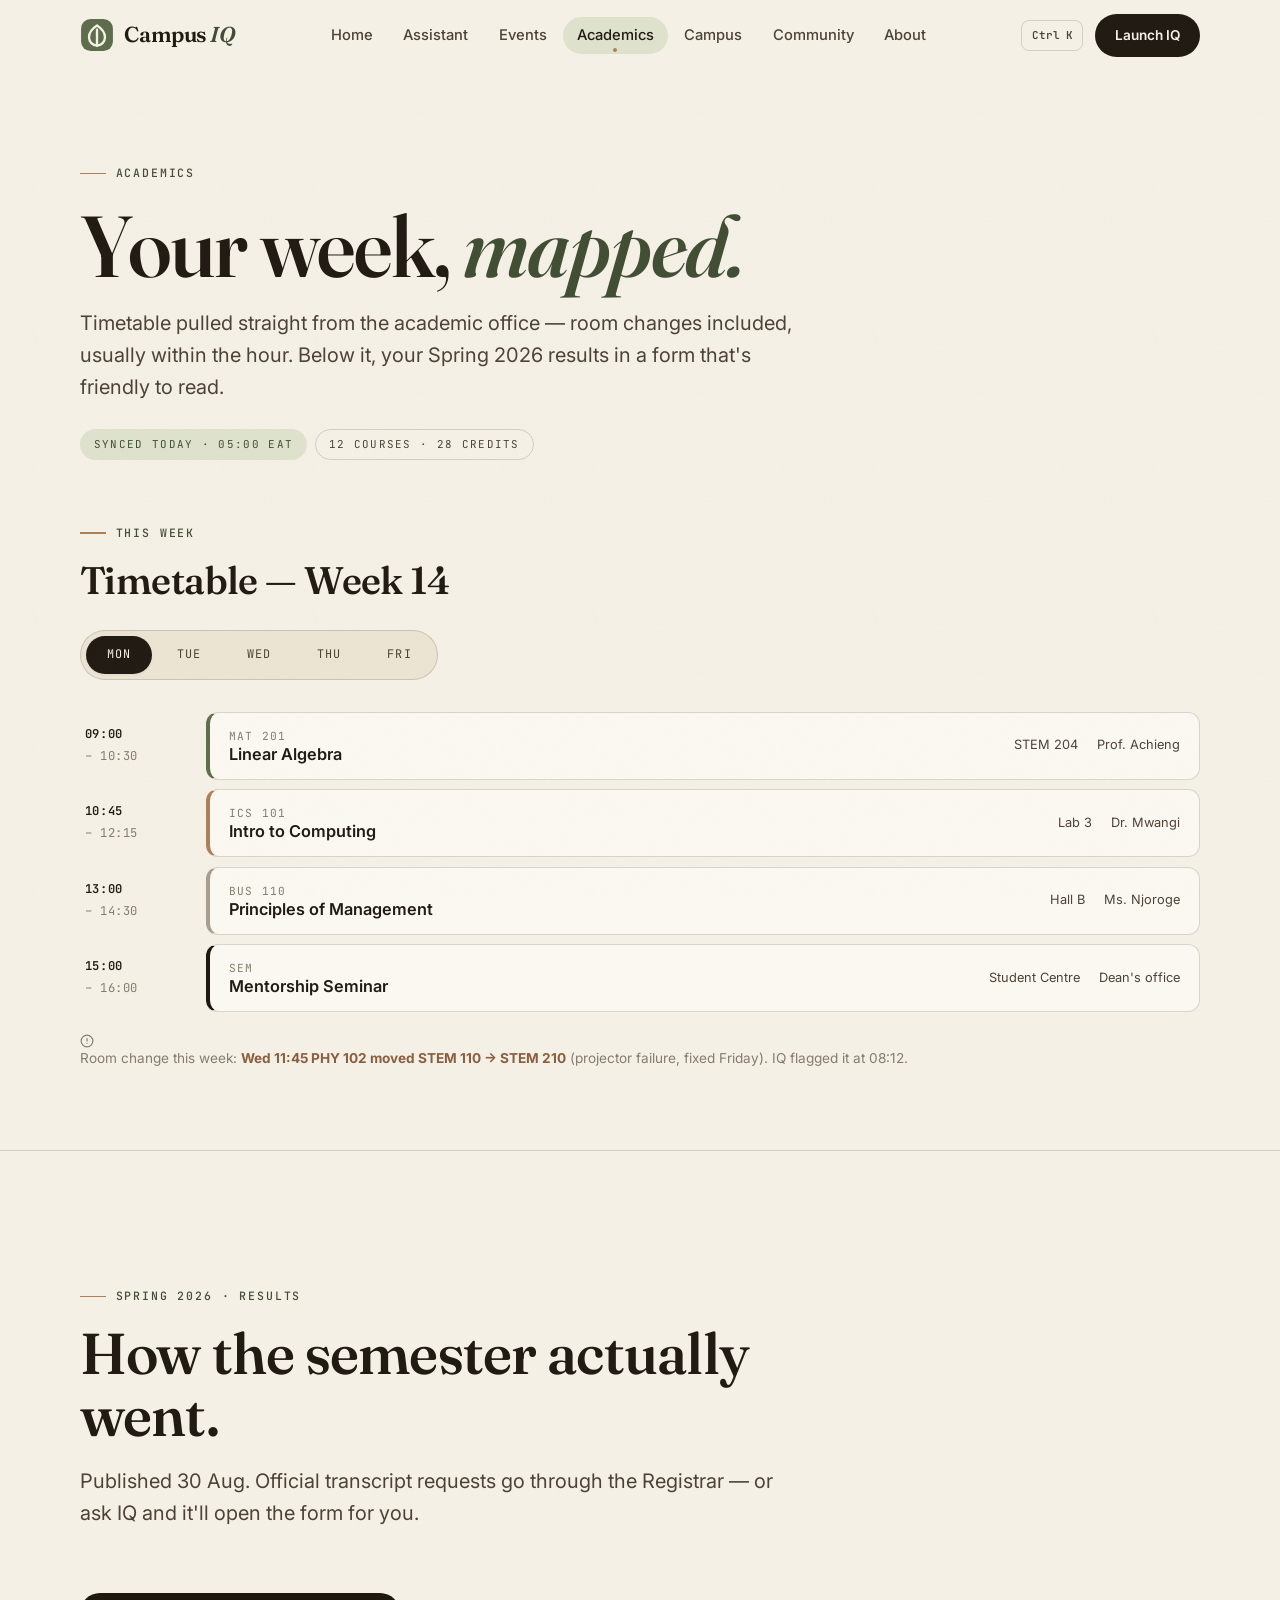
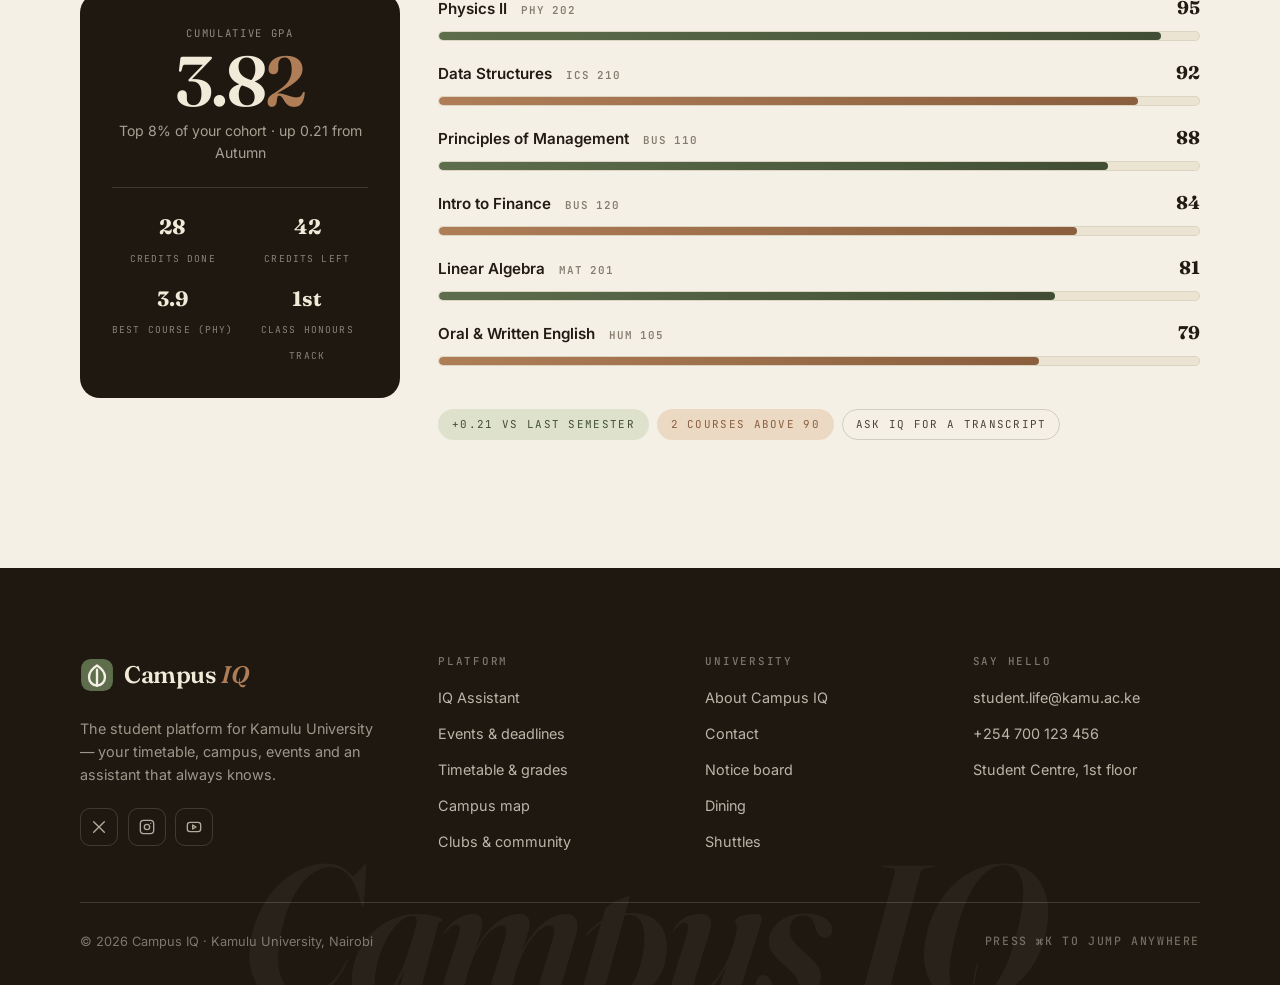
<file: academics.html>
<!DOCTYPE html>
<html lang="en">
<head>
  <meta charset="UTF-8">
  <meta name="viewport" content="width=device-width, initial-scale=1.0">
  <title>Academics — Campus IQ</title>
  <meta name="description" content="Your weekly timetable with room changes, and a grade breakdown you can actually read. Part of Campus IQ for Kamulu University.">
  <link rel="icon" href="data:image/svg+xml,%3Csvg xmlns='http://www.w3.org/2000/svg' viewBox='0 0 32 32'%3E%3Crect width='32' height='32' rx='9' fill='%235E6E4C'/%3E%3Cpath d='M16 7c-5 3.2-7.5 7-7.5 11 0 4.5 3.4 8 7.5 8s7.5-3.5 7.5-8c0-4-2.5-7.8-7.5-11Z' fill='none' stroke='%23F5F0E6' stroke-width='2.4'/%3E%3Cpath d='M16 11v15' stroke='%23F5F0E6' stroke-width='2.4'/%3E%3C/svg%3E">
  <link rel="preconnect" href="https://fonts.googleapis.com">
  <link rel="preconnect" href="https://fonts.gstatic.com" crossorigin>
  <link href="https://fonts.googleapis.com/css2?family=Fraunces:ital,opsz,wght@0,9..144,400..700;1,9..144,400..700&family=Inter:wght@400;500;600;700&family=JetBrains+Mono:wght@400;500;600&display=swap" rel="stylesheet">
  <link rel="stylesheet" href="css/styles.css">
</head>
<body data-page="academics">

  <!-- ===================== HEADER ===================== -->
  <header class="site-header" id="siteHeader">
    <div class="container header-inner">
      <a class="brand" href="index.html" aria-label="Campus IQ — home">
        <svg class="brand-mark" viewBox="0 0 32 32" aria-hidden="true"><rect x="1" y="1" width="30" height="30" rx="9" fill="#5E6E4C"/><path d="M16 7c-5 3.2-7.5 7-7.5 11 0 4.5 3.4 8 7.5 8s7.5-3.5 7.5-8c0-4-2.5-7.8-7.5-11Z" fill="none" stroke="#F5F0E6" stroke-width="2.2" stroke-linejoin="round"/><path d="M16 11v15" stroke="#F5F0E6" stroke-width="2.2" stroke-linecap="round"/></svg>
        <span class="brand-name">Campus <em>IQ</em></span>
      </a>
      <nav class="main-nav" aria-label="Primary">
        <a class="nav-link" href="index.html">Home</a>
        <a class="nav-link" href="assistant.html">Assistant</a>
        <a class="nav-link" href="events.html">Events</a>
        <a class="nav-link active" href="academics.html">Academics</a>
        <a class="nav-link" href="campus.html">Campus</a>
        <a class="nav-link" href="community.html">Community</a>
        <a class="nav-link" href="about.html">About</a>
      </nav>
      <div class="header-actions">
        <span class="kbd-hint" data-open-palette title="Open quick navigation"><kbd>⌘</kbd><kbd>K</kbd></span>
        <a class="btn btn-primary btn-sm" href="assistant.html">Launch IQ</a>
        <button class="nav-toggle" id="navToggle" aria-label="Open menu" aria-expanded="false" aria-controls="mobileMenu"><span></span><span></span><span></span></button>
      </div>
    </div>
  </header>

  <div class="mobile-menu" id="mobileMenu">
    <nav aria-label="Mobile">
      <a class="m-link" href="index.html"><span class="m-num">01</span>Home</a>
      <a class="m-link" href="assistant.html"><span class="m-num">02</span>Assistant</a>
      <a class="m-link" href="events.html"><span class="m-num">03</span>Events</a>
      <a class="m-link active" href="academics.html"><span class="m-num">04</span>Academics</a>
      <a class="m-link" href="campus.html"><span class="m-num">05</span>Campus</a>
      <a class="m-link" href="community.html"><span class="m-num">06</span>Community</a>
      <a class="m-link" href="about.html"><span class="m-num">07</span>About</a>
      <a class="m-link" href="contact.html"><span class="m-num">08</span>Contact</a>
    </nav>
    <div class="mobile-menu-foot">
      <span>Kamulu University · 2026</span>
      <span class="mono">Nairobi, KE</span>
    </div>
  </div>

  <main>
    <section class="page-hero">
      <div class="container">
        <span class="kicker">Academics</span>
        <h1 class="display-xl" style="margin-top:1.2rem">Your week, <span class="accent" style="font-style:italic;color:var(--moss-deep)">mapped.</span></h1>
        <p class="lead">Timetable pulled straight from the academic office — room changes included, usually within the hour. Below it, your Spring 2026 results in a form that's friendly to read.</p>
        <div class="page-hero-meta">
          <span class="chip chip--solid">Synced today · 05:00 EAT</span>
          <span class="chip">12 courses · 28 credits</span>
        </div>
      </div>
    </section>

    <!-- Timetable -->
    <section class="section--tight" style="padding-top:0">
      <div class="container">
        <div class="section-head" style="margin-bottom:1.8rem">
          <span class="kicker">This week</span>
          <h2 class="display-md">Timetable — Week 14</h2>
        </div>

        <div class="tabs" role="tablist" aria-label="Days of the week">
          <button class="tab-btn active" data-day="mon">Mon</button>
          <button class="tab-btn" data-day="tue">Tue</button>
          <button class="tab-btn" data-day="wed">Wed</button>
          <button class="tab-btn" data-day="thu">Thu</button>
          <button class="tab-btn" data-day="fri">Fri</button>
        </div>

        <div class="timetable" id="ttGrid"></div>

        <p style="margin-top:1.4rem; font-size:.85rem; color:var(--stone)">
          <svg width="14" height="14" viewBox="0 0 24 24" fill="none" stroke="currentColor" stroke-width="2" stroke-linecap="round" stroke-linejoin="round" style="vertical-align:-2px"><circle cx="12" cy="12" r="10"/><path d="M12 8v4M12 16h.01"/></svg>
          Room change this week: <b style="color:var(--clay-deep)">Wed 11:45 PHY 102 moved STEM 110 → STEM 210</b> (projector failure, fixed Friday). IQ flagged it at 08:12.
        </p>
      </div>
    </section>

    <hr class="hairline">

    <!-- Grades -->
    <section class="section" id="grades">
      <div class="container">
        <div class="section-head reveal">
          <span class="kicker">Spring 2026 · Results</span>
          <h2 class="display-lg">How the semester actually went.</h2>
          <p class="lead">Published 30 Aug. Official transcript requests go through the Registrar — or ask IQ and it'll open the form for you.</p>
        </div>

        <div class="grades-layout">
          <aside>
            <div class="gpa-card reveal">
              <div class="gpa-label">Cumulative GPA</div>
              <div class="gpa-num">3.8<em>2</em></div>
              <div class="gpa-sub">Top 8% of your cohort · up 0.21 from Autumn</div>
              <div class="gpa-mini">
                <div><b>28</b><small>Credits done</small></div>
                <div><b>42</b><small>Credits left</small></div>
                <div><b>3.9</b><small>Best course (PHY)</small></div>
                <div><b>1st</b><small>Class honours track</small></div>
              </div>
            </div>
          </aside>

          <div class="grade-bars reveal" data-delay="1">
            <div class="grade-row">
              <div class="grade-row-head">
                <h4>Physics II <span class="g-code">PHY 202</span></h4>
                <b>95</b>
              </div>
              <div class="grade-track"><div class="grade-fill" data-grade="95"></div></div>
            </div>
            <div class="grade-row">
              <div class="grade-row-head">
                <h4>Data Structures <span class="g-code">ICS 210</span></h4>
                <b>92</b>
              </div>
              <div class="grade-track"><div class="grade-fill grade-fill--clay" data-grade="92"></div></div>
            </div>
            <div class="grade-row">
              <div class="grade-row-head">
                <h4>Principles of Management <span class="g-code">BUS 110</span></h4>
                <b>88</b>
              </div>
              <div class="grade-track"><div class="grade-fill" data-grade="88"></div></div>
            </div>
            <div class="grade-row">
              <div class="grade-row-head">
                <h4>Intro to Finance <span class="g-code">BUS 120</span></h4>
                <b>84</b>
              </div>
              <div class="grade-track"><div class="grade-fill grade-fill--clay" data-grade="84"></div></div>
            </div>
            <div class="grade-row">
              <div class="grade-row-head">
                <h4>Linear Algebra <span class="g-code">MAT 201</span></h4>
                <b>81</b>
              </div>
              <div class="grade-track"><div class="grade-fill" data-grade="81"></div></div>
            </div>
            <div class="grade-row">
              <div class="grade-row-head">
                <h4>Oral & Written English <span class="g-code">HUM 105</span></h4>
                <b>79</b>
              </div>
              <div class="grade-track"><div class="grade-fill grade-fill--clay" data-grade="79"></div></div>
            </div>
            <div style="display:flex; gap:.5rem; flex-wrap:wrap; margin-top:1.6rem">
              <span class="chip chip--solid">+0.21 vs last semester</span>
              <span class="chip chip--clay">2 courses above 90</span>
              <a class="chip" href="assistant.html" style="text-decoration:none">Ask IQ for a transcript</a>
            </div>
          </div>
        </div>
      </div>
    </section>
  </main>

  <!-- ===================== FOOTER ===================== -->
  <footer class="site-footer">
    <div class="container">
      <div class="footer-grid">
        <div class="footer-brand">
          <a class="brand" href="index.html" aria-label="Campus IQ — home">
            <svg class="brand-mark" viewBox="0 0 32 32" aria-hidden="true"><rect x="1" y="1" width="30" height="30" rx="9" fill="#5E6E4C"/><path d="M16 7c-5 3.2-7.5 7-7.5 11 0 4.5 3.4 8 7.5 8s7.5-3.5 7.5-8c0-4-2.5-7.8-7.5-11Z" fill="none" stroke="#F5F0E6" stroke-width="2.2" stroke-linejoin="round"/><path d="M16 11v15" stroke="#F5F0E6" stroke-width="2.2" stroke-linecap="round"/></svg>
            <span class="brand-name">Campus <em>IQ</em></span>
          </a>
          <p>The student platform for Kamulu University — your timetable, campus, events and an assistant that always knows.</p>
          <div class="footer-social">
            <a href="#" aria-label="X (Twitter)"><svg width="16" height="16" viewBox="0 0 24 24" fill="none" stroke="currentColor" stroke-width="2" stroke-linecap="round"><path d="M4 4l16 16M20 4L4 20"/></svg></a>
            <a href="#" aria-label="Instagram"><svg width="16" height="16" viewBox="0 0 24 24" fill="none" stroke="currentColor" stroke-width="2" stroke-linecap="round" stroke-linejoin="round"><rect x="2" y="2" width="20" height="20" rx="5"/><circle cx="12" cy="12" r="4"/><path d="M17.5 6.5h.01"/></svg></a>
            <a href="#" aria-label="YouTube"><svg width="16" height="16" viewBox="0 0 24 24" fill="none" stroke="currentColor" stroke-width="2" stroke-linecap="round" stroke-linejoin="round"><rect x="2" y="5" width="20" height="14" rx="4"/><path d="m10 9 5 3-5 3V9Z"/></svg></a>
          </div>
        </div>
        <div class="footer-col">
          <h4>Platform</h4>
          <ul>
            <li><a href="assistant.html">IQ Assistant</a></li>
            <li><a href="events.html">Events & deadlines</a></li>
            <li><a href="academics.html">Timetable & grades</a></li>
            <li><a href="campus.html">Campus map</a></li>
            <li><a href="community.html">Clubs & community</a></li>
          </ul>
        </div>
        <div class="footer-col">
          <h4>University</h4>
          <ul>
            <li><a href="about.html">About Campus IQ</a></li>
            <li><a href="contact.html">Contact</a></li>
            <li><a href="community.html">Notice board</a></li>
            <li><a href="campus.html#dining">Dining</a></li>
            <li><a href="campus.html#shuttles">Shuttles</a></li>
          </ul>
        </div>
        <div class="footer-col">
          <h4>Say hello</h4>
          <ul>
            <li><a href="mailto:student.life@kamu.ac.ke">student.life@kamu.ac.ke</a></li>
            <li><a href="tel:+254700123456">+254 700 123 456</a></li>
            <li><a href="campus.html">Student Centre, 1st floor</a></li>
          </ul>
        </div>
      </div>
      <div class="footer-bottom">
        <span>© <span data-year>2026</span> Campus IQ · Kamulu University, Nairobi</span>
        <span class="mono">Press ⌘K to jump anywhere</span>
      </div>
    </div>
  </footer>

  <!-- ===================== COMMAND PALETTE ===================== -->
  <div class="palette" id="palette" role="dialog" aria-modal="true" aria-label="Quick navigation">
    <div class="palette-panel">
      <div class="palette-input-wrap">
        <svg width="18" height="18" viewBox="0 0 24 24" fill="none" stroke="currentColor" stroke-width="2" stroke-linecap="round"><circle cx="11" cy="11" r="7"/><path d="m21 21-4.3-4.3"/></svg>
        <input type="text" placeholder="Jump to a page or service…" aria-label="Search">
      </div>
      <div class="palette-list"></div>
      <div class="palette-foot"><span><b>↑ ↓</b> navigate</span><span><b>↵</b> open</span><span><b>esc</b> close</span></div>
    </div>
  </div>

  <script src="js/main.js"></script>
</body>
</html>
</file>
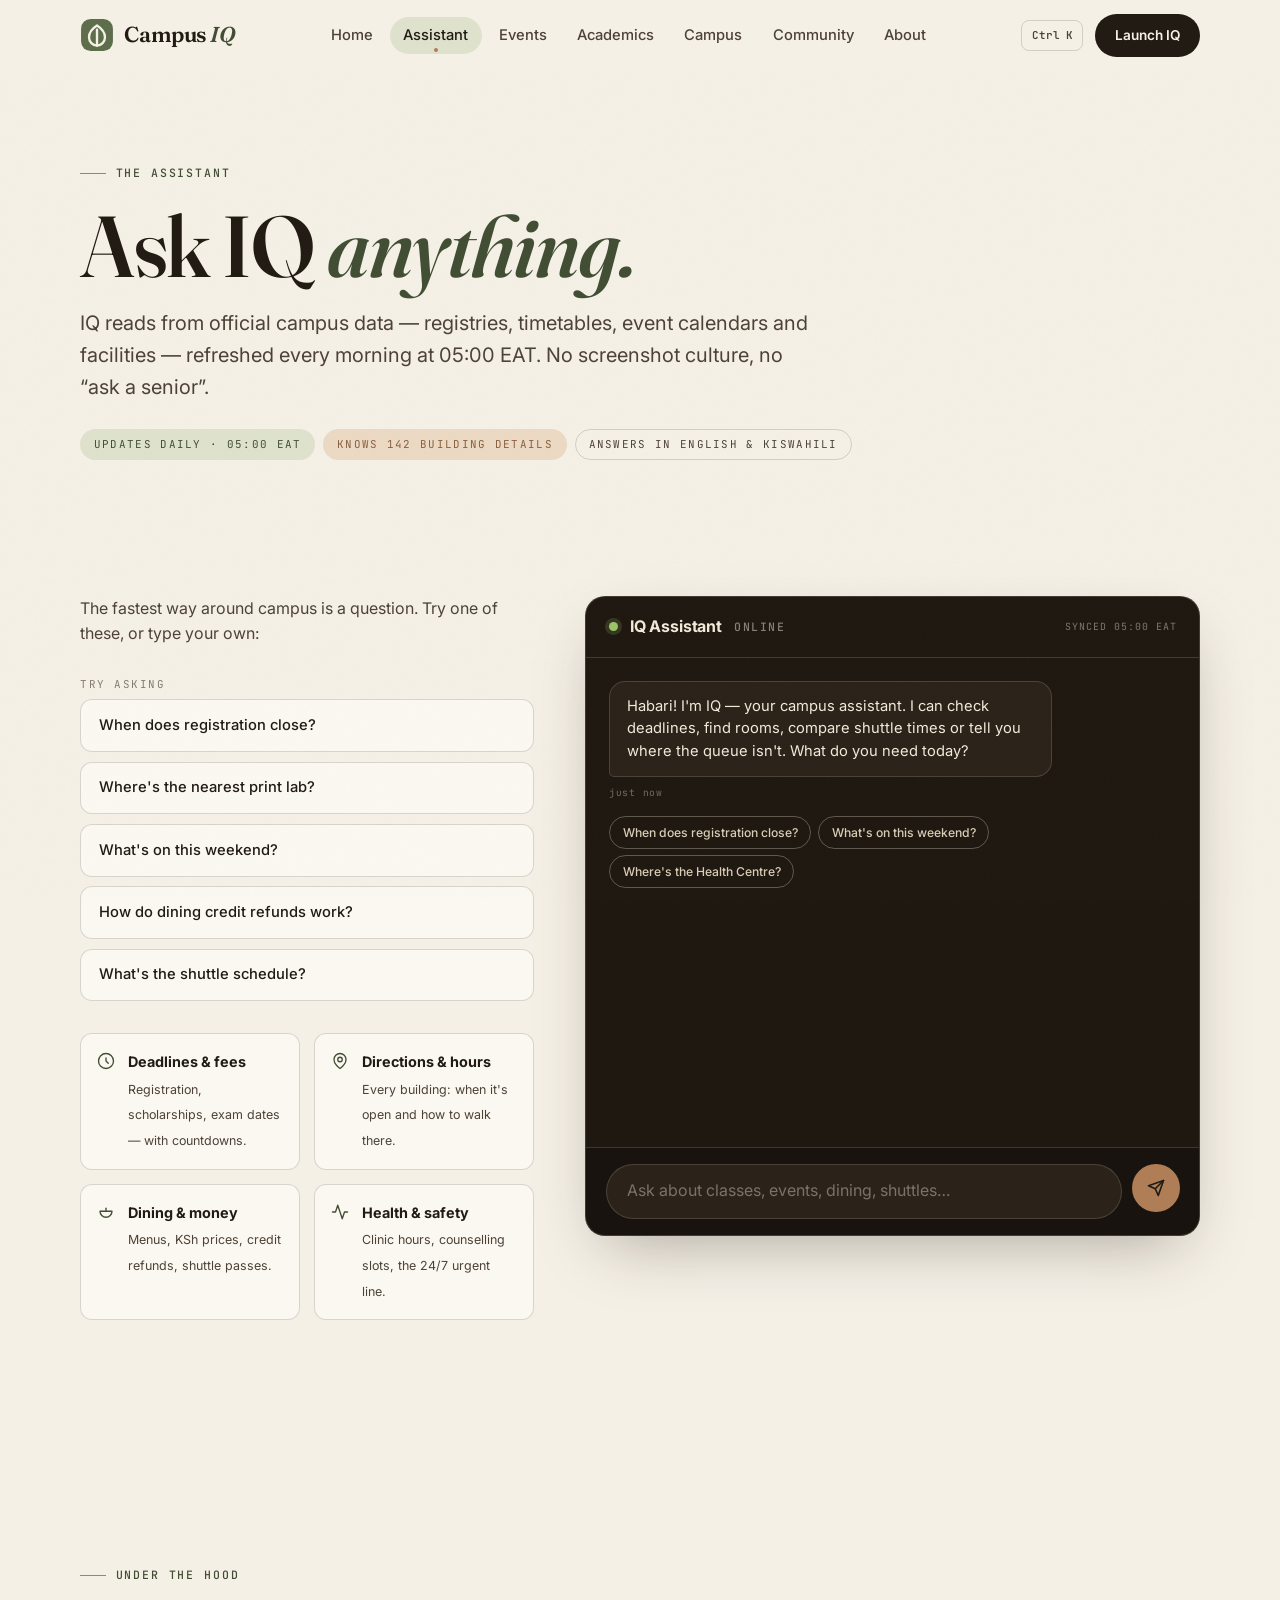
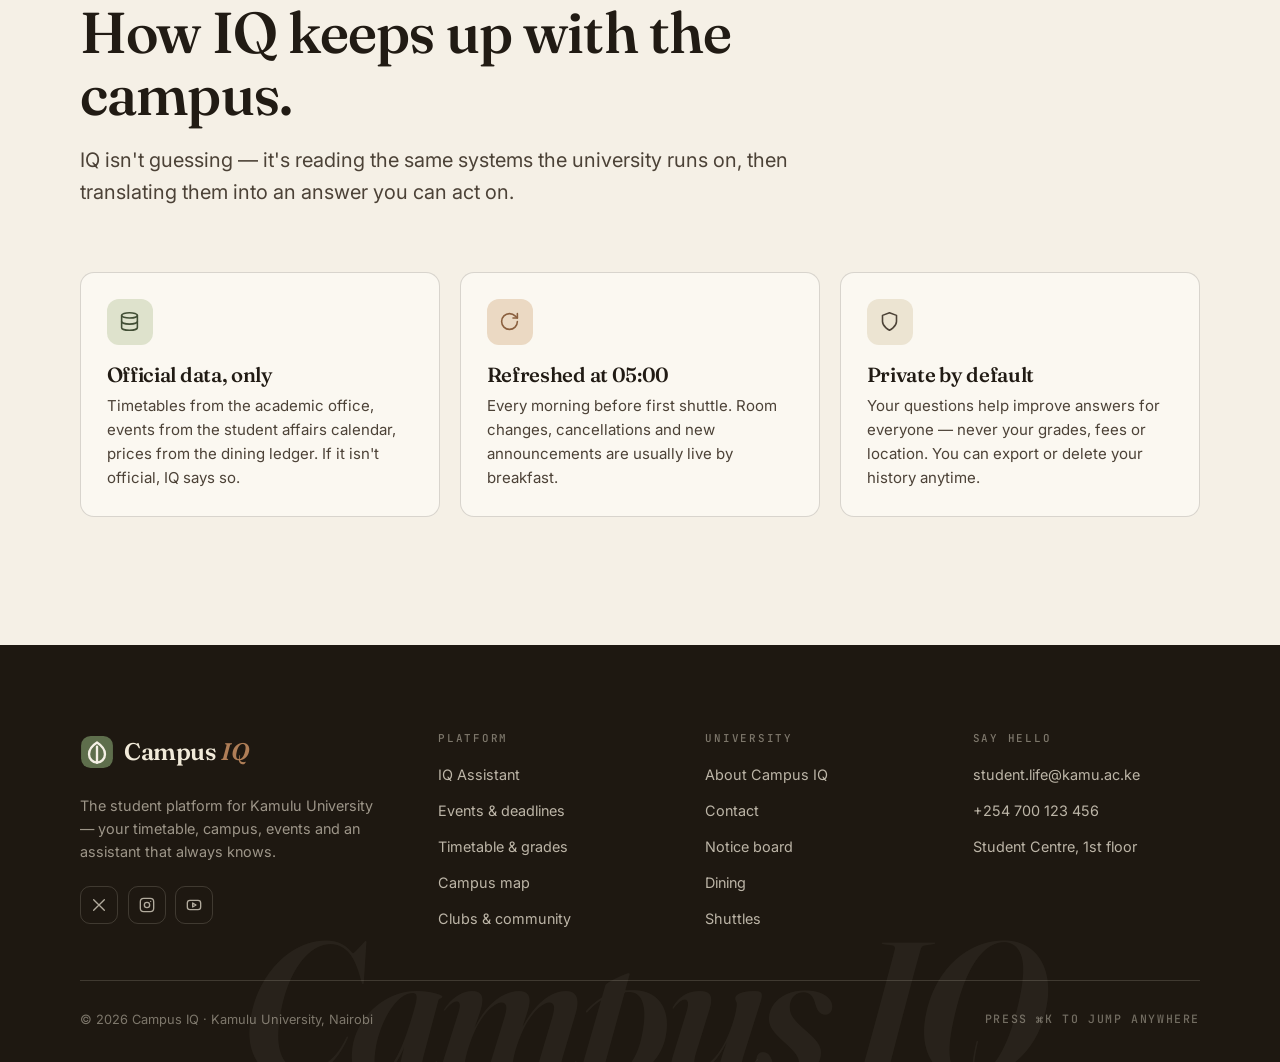
<file: assistant.html>
<!DOCTYPE html>
<html lang="en">
<head>
  <meta charset="UTF-8">
  <meta name="viewport" content="width=device-width, initial-scale=1.0">
  <title>IQ Assistant — Campus IQ</title>
  <meta name="description" content="Ask IQ anything about Kamulu University — deadlines, directions, dining, shuttles, Wi-Fi and refunds.">
  <link rel="icon" href="data:image/svg+xml,%3Csvg xmlns='http://www.w3.org/2000/svg' viewBox='0 0 32 32'%3E%3Crect width='32' height='32' rx='9' fill='%235E6E4C'/%3E%3Cpath d='M16 7c-5 3.2-7.5 7-7.5 11 0 4.5 3.4 8 7.5 8s7.5-3.5 7.5-8c0-4-2.5-7.8-7.5-11Z' fill='none' stroke='%23F5F0E6' stroke-width='2.4'/%3E%3Cpath d='M16 11v15' stroke='%23F5F0E6' stroke-width='2.4'/%3E%3C/svg%3E">
  <link rel="preconnect" href="https://fonts.googleapis.com">
  <link rel="preconnect" href="https://fonts.gstatic.com" crossorigin>
  <link href="https://fonts.googleapis.com/css2?family=Fraunces:ital,opsz,wght@0,9..144,400..700;1,9..144,400..700&family=Inter:wght@400;500;600;700&family=JetBrains+Mono:wght@400;500;600&display=swap" rel="stylesheet">
  <link rel="stylesheet" href="css/styles.css">
</head>
<body data-page="assistant">

  <!-- ===================== HEADER ===================== -->
  <header class="site-header" id="siteHeader">
    <div class="container header-inner">
      <a class="brand" href="index.html" aria-label="Campus IQ — home">
        <svg class="brand-mark" viewBox="0 0 32 32" aria-hidden="true"><rect x="1" y="1" width="30" height="30" rx="9" fill="#5E6E4C"/><path d="M16 7c-5 3.2-7.5 7-7.5 11 0 4.5 3.4 8 7.5 8s7.5-3.5 7.5-8c0-4-2.5-7.8-7.5-11Z" fill="none" stroke="#F5F0E6" stroke-width="2.2" stroke-linejoin="round"/><path d="M16 11v15" stroke="#F5F0E6" stroke-width="2.2" stroke-linecap="round"/></svg>
        <span class="brand-name">Campus <em>IQ</em></span>
      </a>
      <nav class="main-nav" aria-label="Primary">
        <a class="nav-link" href="index.html">Home</a>
        <a class="nav-link active" href="assistant.html">Assistant</a>
        <a class="nav-link" href="events.html">Events</a>
        <a class="nav-link" href="academics.html">Academics</a>
        <a class="nav-link" href="campus.html">Campus</a>
        <a class="nav-link" href="community.html">Community</a>
        <a class="nav-link" href="about.html">About</a>
      </nav>
      <div class="header-actions">
        <span class="kbd-hint" data-open-palette title="Open quick navigation"><kbd>⌘</kbd><kbd>K</kbd></span>
        <a class="btn btn-primary btn-sm" href="assistant.html">Launch IQ</a>
        <button class="nav-toggle" id="navToggle" aria-label="Open menu" aria-expanded="false" aria-controls="mobileMenu"><span></span><span></span><span></span></button>
      </div>
    </div>
  </header>

  <div class="mobile-menu" id="mobileMenu">
    <nav aria-label="Mobile">
      <a class="m-link" href="index.html"><span class="m-num">01</span>Home</a>
      <a class="m-link active" href="assistant.html"><span class="m-num">02</span>Assistant</a>
      <a class="m-link" href="events.html"><span class="m-num">03</span>Events</a>
      <a class="m-link" href="academics.html"><span class="m-num">04</span>Academics</a>
      <a class="m-link" href="campus.html"><span class="m-num">05</span>Campus</a>
      <a class="m-link" href="community.html"><span class="m-num">06</span>Community</a>
      <a class="m-link" href="about.html"><span class="m-num">07</span>About</a>
      <a class="m-link" href="contact.html"><span class="m-num">08</span>Contact</a>
    </nav>
    <div class="mobile-menu-foot">
      <span>Kamulu University · 2026</span>
      <span class="mono">Nairobi, KE</span>
    </div>
  </div>

  <main>
    <section class="page-hero">
      <div class="container">
        <span class="kicker">The Assistant</span>
        <h1 class="display-xl" style="margin-top:1.2rem">Ask IQ <span class="accent" style="font-style:italic;color:var(--moss-deep)">anything.</span></h1>
        <p class="lead">IQ reads from official campus data — registries, timetables, event calendars and facilities — refreshed every morning at 05:00 EAT. No screenshot culture, no “ask a senior”.</p>
        <div class="page-hero-meta">
          <span class="chip chip--solid">Updates daily · 05:00 EAT</span>
          <span class="chip chip--clay">Knows 142 building details</span>
          <span class="chip">Answers in English & Kiswahili</span>
        </div>
      </div>
    </section>

    <section class="section--tight" style="padding-bottom:clamp(64px,9vw,110px)">
      <div class="container">
        <div class="assistant-layout">
          <!-- Left: intro + try asking -->
          <aside class="assistant-side">
            <p class="lead" style="font-size:1rem">The fastest way around campus is a question. Try one of these, or type your own:</p>
            <div class="ask-label">Try asking</div>
            <div class="ask-list">
              <button class="ask-chip">When does registration close?</button>
              <button class="ask-chip">Where's the nearest print lab?</button>
              <button class="ask-chip">What's on this weekend?</button>
              <button class="ask-chip">How do dining credit refunds work?</button>
              <button class="ask-chip">What's the shuttle schedule?</button>
            </div>
            <div class="assistant-caps">
              <div class="cap">
                <svg width="18" height="18" viewBox="0 0 24 24" fill="none" stroke="currentColor" stroke-width="1.8" stroke-linecap="round" stroke-linejoin="round"><path d="M12 8v4l3 3"/><circle cx="12" cy="12" r="10"/></svg>
                <div><b>Deadlines & fees</b><span>Registration, scholarships, exam dates — with countdowns.</span></div>
              </div>
              <div class="cap">
                <svg width="18" height="18" viewBox="0 0 24 24" fill="none" stroke="currentColor" stroke-width="1.8" stroke-linecap="round" stroke-linejoin="round"><path d="M20 10c0 6-8 12-8 12s-8-6-8-12a8 8 0 0 1 16 0Z"/><circle cx="12" cy="10" r="3"/></svg>
                <div><b>Directions & hours</b><span>Every building: when it's open and how to walk there.</span></div>
              </div>
              <div class="cap">
                <svg width="18" height="18" viewBox="0 0 24 24" fill="none" stroke="currentColor" stroke-width="1.8" stroke-linecap="round" stroke-linejoin="round"><path d="M4 11h16a8 8 0 0 1-16 0Z"/><path d="M12 11V7"/></svg>
                <div><b>Dining & money</b><span>Menus, KSh prices, credit refunds, shuttle passes.</span></div>
              </div>
              <div class="cap">
                <svg width="18" height="18" viewBox="0 0 24 24" fill="none" stroke="currentColor" stroke-width="1.8" stroke-linecap="round" stroke-linejoin="round"><path d="M22 12h-4l-3 9L9 3l-3 9H2"/></svg>
                <div><b>Health & safety</b><span>Clinic hours, counselling slots, the 24/7 urgent line.</span></div>
              </div>
            </div>
          </aside>

          <!-- Right: chat -->
          <div class="chat-window">
            <div class="chat-header">
              <span class="status-dot" aria-hidden="true"></span>
              <b>IQ Assistant</b>
              <span class="mono">online</span>
              <span class="chat-sync">Synced 05:00 EAT</span>
            </div>
            <div class="chat-body" id="chatBody" aria-live="polite">
              <div class="msg msg-ai">
                <div class="bubble">Habari! I'm IQ — your campus assistant. I can check deadlines, find rooms, compare shuttle times or tell you where the queue isn't. What do you need today?</div>
                <div class="msg-time">just now</div>
              </div>
              <div class="msg msg-ai">
                <div class="msg-chips">
                  <button class="msg-chip">When does registration close?</button>
                  <button class="msg-chip">What's on this weekend?</button>
                  <button class="msg-chip">Where's the Health Centre?</button>
                </div>
              </div>
            </div>
            <form class="chat-input" id="chatForm">
              <input type="text" id="chatInput" placeholder="Ask about classes, events, dining, shuttles…" autocomplete="off" aria-label="Message IQ">
              <button type="submit" class="chat-send" aria-label="Send message">
                <svg width="18" height="18" viewBox="0 0 24 24" fill="none" stroke="currentColor" stroke-width="2.2" stroke-linecap="round" stroke-linejoin="round"><path d="m22 2-7 20-4-9-9-4Z"/><path d="M22 2 11 13"/></svg>
              </button>
            </form>
          </div>
        </div>
      </div>
    </section>

    <!-- What IQ can do -->
    <section class="section">
      <div class="container">
        <div class="section-head reveal">
          <span class="kicker">Under the hood</span>
          <h2 class="display-lg">How IQ keeps up with the campus.</h2>
          <p class="lead">IQ isn't guessing — it's reading the same systems the university runs on, then translating them into an answer you can act on.</p>
        </div>
        <div class="grid grid-3">
          <div class="card reveal">
            <div class="card-icon">
              <svg width="21" height="21" viewBox="0 0 24 24" fill="none" stroke="currentColor" stroke-width="1.8" stroke-linecap="round" stroke-linejoin="round"><ellipse cx="12" cy="5" rx="9" ry="3"/><path d="M3 5v14a9 3 0 0 0 18 0V5"/><path d="M3 12a9 3 0 0 0 18 0"/></svg>
            </div>
            <h3>Official data, only</h3>
            <p>Timetables from the academic office, events from the student affairs calendar, prices from the dining ledger. If it isn't official, IQ says so.</p>
          </div>
          <div class="card reveal" data-delay="1">
            <div class="card-icon card-icon--clay">
              <svg width="21" height="21" viewBox="0 0 24 24" fill="none" stroke="currentColor" stroke-width="1.8" stroke-linecap="round" stroke-linejoin="round"><path d="M21 12a9 9 0 1 1-9-9c2.5 0 4.8 1 6.4 2.6L21 8"/><path d="M21 3v5h-5"/></svg>
            </div>
            <h3>Refreshed at 05:00</h3>
            <p>Every morning before first shuttle. Room changes, cancellations and new announcements are usually live by breakfast.</p>
          </div>
          <div class="card reveal" data-delay="2">
            <div class="card-icon card-icon--stone">
              <svg width="21" height="21" viewBox="0 0 24 24" fill="none" stroke="currentColor" stroke-width="1.8" stroke-linecap="round" stroke-linejoin="round"><path d="M12 22s8-4 8-10V5l-8-3-8 3v7c0 6 8 10 8 10Z"/></svg>
            </div>
            <h3>Private by default</h3>
            <p>Your questions help improve answers for everyone — never your grades, fees or location. You can export or delete your history anytime.</p>
          </div>
        </div>
      </div>
    </section>
  </main>

  <!-- ===================== FOOTER ===================== -->
  <footer class="site-footer">
    <div class="container">
      <div class="footer-grid">
        <div class="footer-brand">
          <a class="brand" href="index.html" aria-label="Campus IQ — home">
            <svg class="brand-mark" viewBox="0 0 32 32" aria-hidden="true"><rect x="1" y="1" width="30" height="30" rx="9" fill="#5E6E4C"/><path d="M16 7c-5 3.2-7.5 7-7.5 11 0 4.5 3.4 8 7.5 8s7.5-3.5 7.5-8c0-4-2.5-7.8-7.5-11Z" fill="none" stroke="#F5F0E6" stroke-width="2.2" stroke-linejoin="round"/><path d="M16 11v15" stroke="#F5F0E6" stroke-width="2.2" stroke-linecap="round"/></svg>
            <span class="brand-name">Campus <em>IQ</em></span>
          </a>
          <p>The student platform for Kamulu University — your timetable, campus, events and an assistant that always knows.</p>
          <div class="footer-social">
            <a href="#" aria-label="X (Twitter)"><svg width="16" height="16" viewBox="0 0 24 24" fill="none" stroke="currentColor" stroke-width="2" stroke-linecap="round"><path d="M4 4l16 16M20 4L4 20"/></svg></a>
            <a href="#" aria-label="Instagram"><svg width="16" height="16" viewBox="0 0 24 24" fill="none" stroke="currentColor" stroke-width="2" stroke-linecap="round" stroke-linejoin="round"><rect x="2" y="2" width="20" height="20" rx="5"/><circle cx="12" cy="12" r="4"/><path d="M17.5 6.5h.01"/></svg></a>
            <a href="#" aria-label="YouTube"><svg width="16" height="16" viewBox="0 0 24 24" fill="none" stroke="currentColor" stroke-width="2" stroke-linecap="round" stroke-linejoin="round"><rect x="2" y="5" width="20" height="14" rx="4"/><path d="m10 9 5 3-5 3V9Z"/></svg></a>
          </div>
        </div>
        <div class="footer-col">
          <h4>Platform</h4>
          <ul>
            <li><a href="assistant.html">IQ Assistant</a></li>
            <li><a href="events.html">Events & deadlines</a></li>
            <li><a href="academics.html">Timetable & grades</a></li>
            <li><a href="campus.html">Campus map</a></li>
            <li><a href="community.html">Clubs & community</a></li>
          </ul>
        </div>
        <div class="footer-col">
          <h4>University</h4>
          <ul>
            <li><a href="about.html">About Campus IQ</a></li>
            <li><a href="contact.html">Contact</a></li>
            <li><a href="community.html">Notice board</a></li>
            <li><a href="campus.html#dining">Dining</a></li>
            <li><a href="campus.html#shuttles">Shuttles</a></li>
          </ul>
        </div>
        <div class="footer-col">
          <h4>Say hello</h4>
          <ul>
            <li><a href="mailto:student.life@kamu.ac.ke">student.life@kamu.ac.ke</a></li>
            <li><a href="tel:+254700123456">+254 700 123 456</a></li>
            <li><a href="campus.html">Student Centre, 1st floor</a></li>
          </ul>
        </div>
      </div>
      <div class="footer-bottom">
        <span>© <span data-year>2026</span> Campus IQ · Kamulu University, Nairobi</span>
        <span class="mono">Press ⌘K to jump anywhere</span>
      </div>
    </div>
  </footer>

  <!-- ===================== COMMAND PALETTE ===================== -->
  <div class="palette" id="palette" role="dialog" aria-modal="true" aria-label="Quick navigation">
    <div class="palette-panel">
      <div class="palette-input-wrap">
        <svg width="18" height="18" viewBox="0 0 24 24" fill="none" stroke="currentColor" stroke-width="2" stroke-linecap="round"><circle cx="11" cy="11" r="7"/><path d="m21 21-4.3-4.3"/></svg>
        <input type="text" placeholder="Jump to a page or service…" aria-label="Search">
      </div>
      <div class="palette-list"></div>
      <div class="palette-foot"><span><b>↑ ↓</b> navigate</span><span><b>↵</b> open</span><span><b>esc</b> close</span></div>
    </div>
  </div>

  <script src="js/main.js"></script>
  <script src="js/assistant.js"></script>
</body>
</html>
</file>
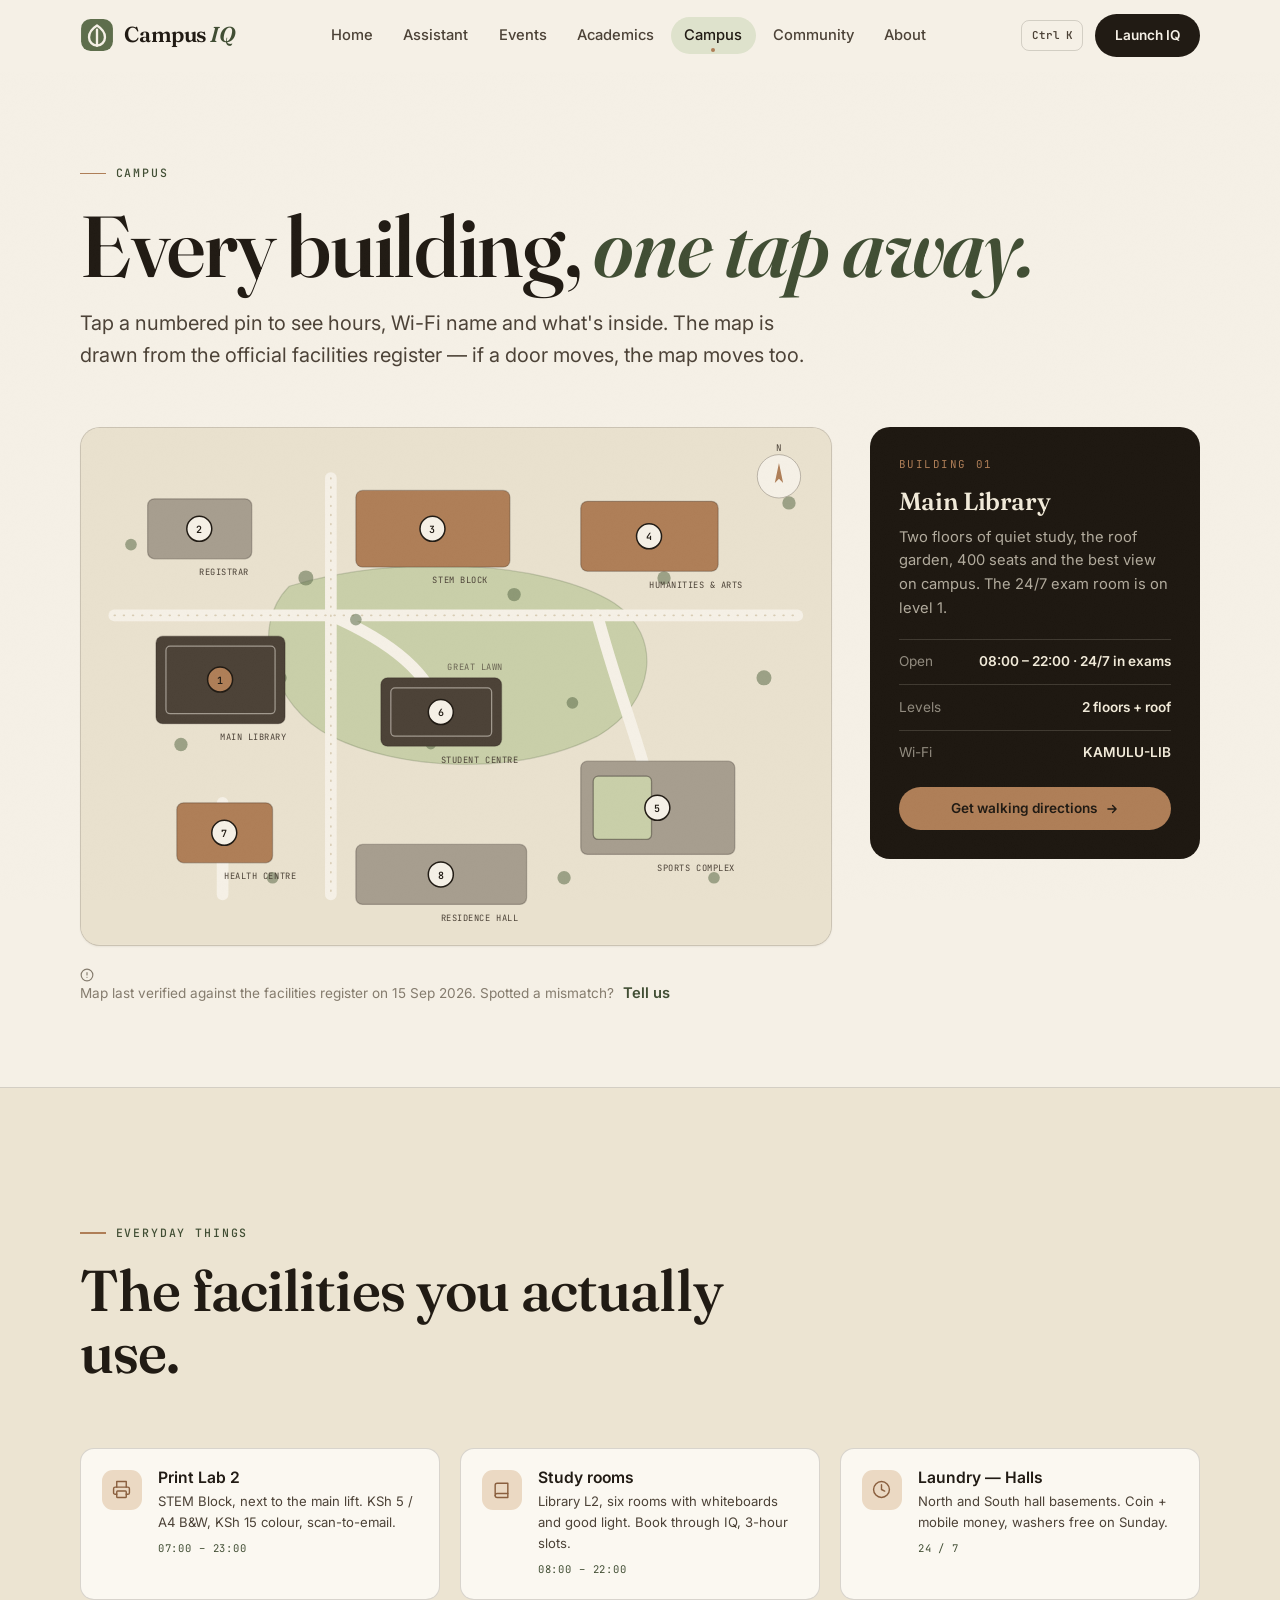
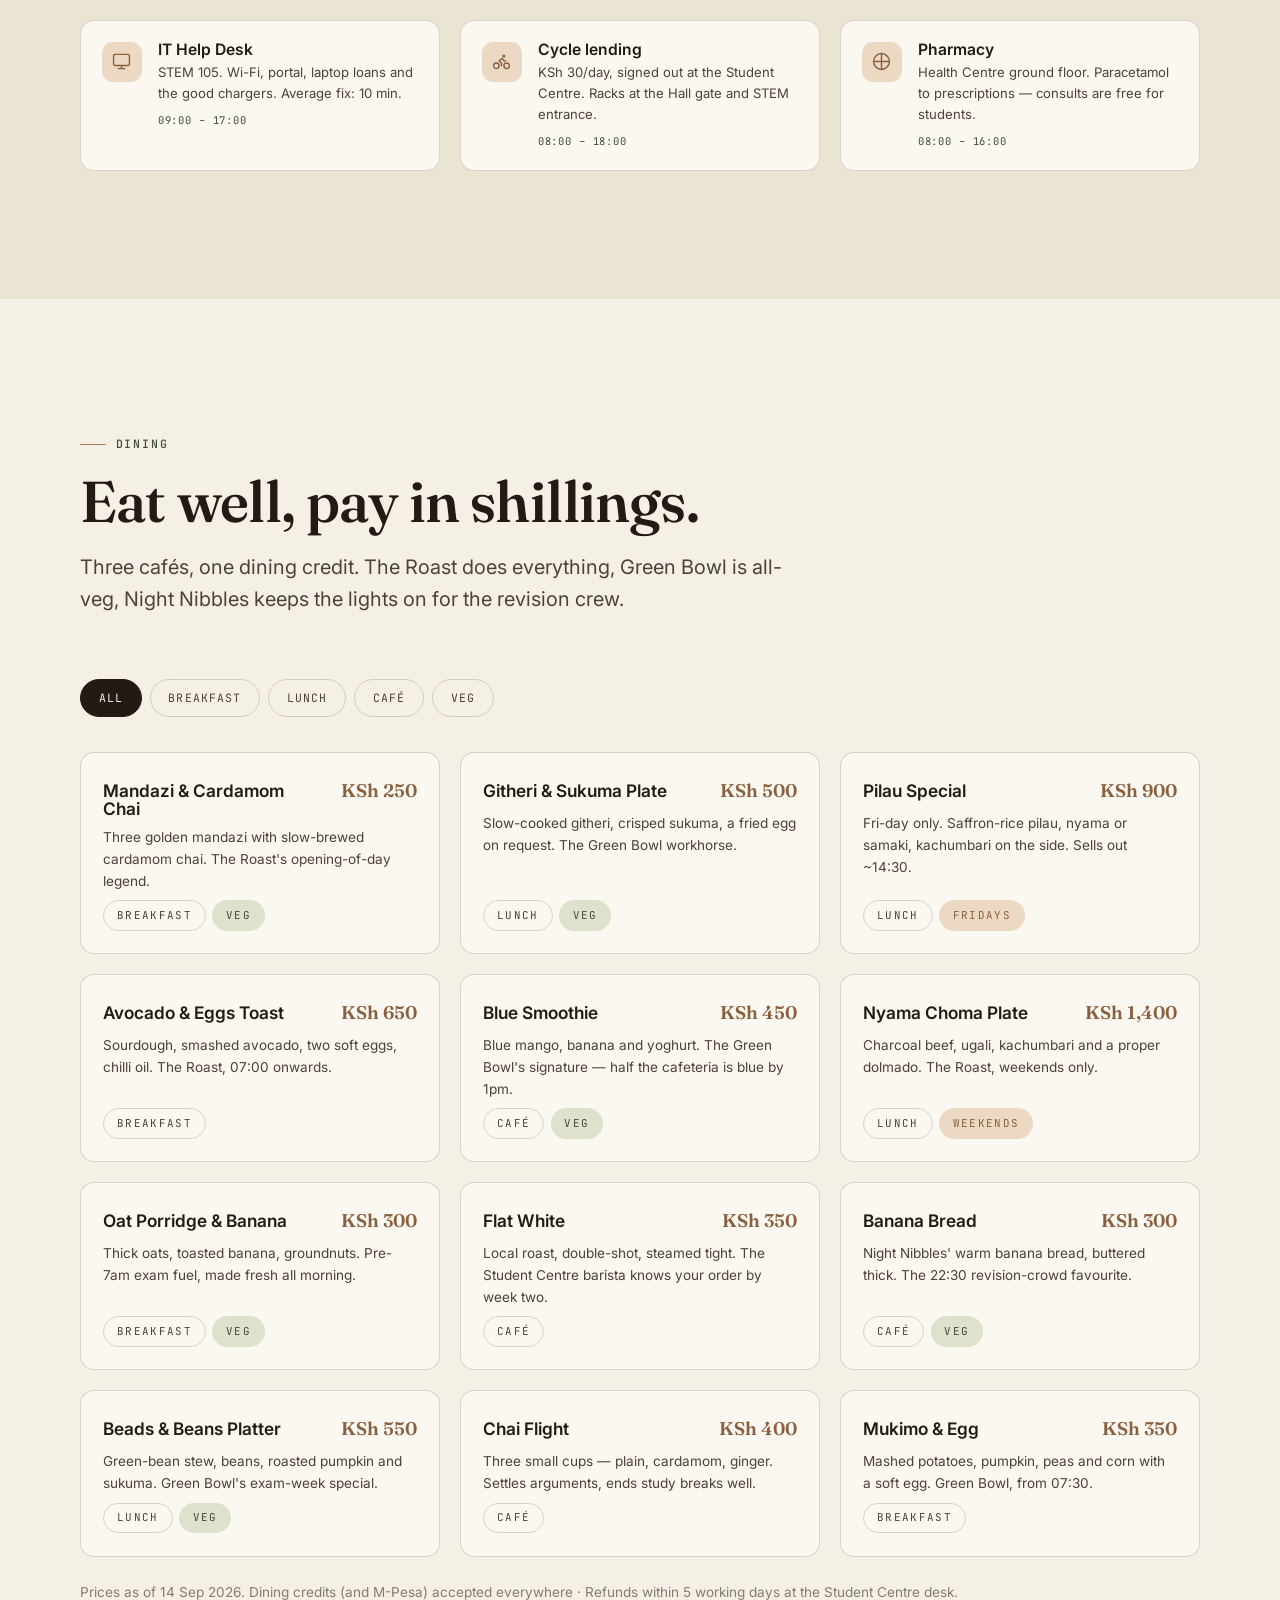
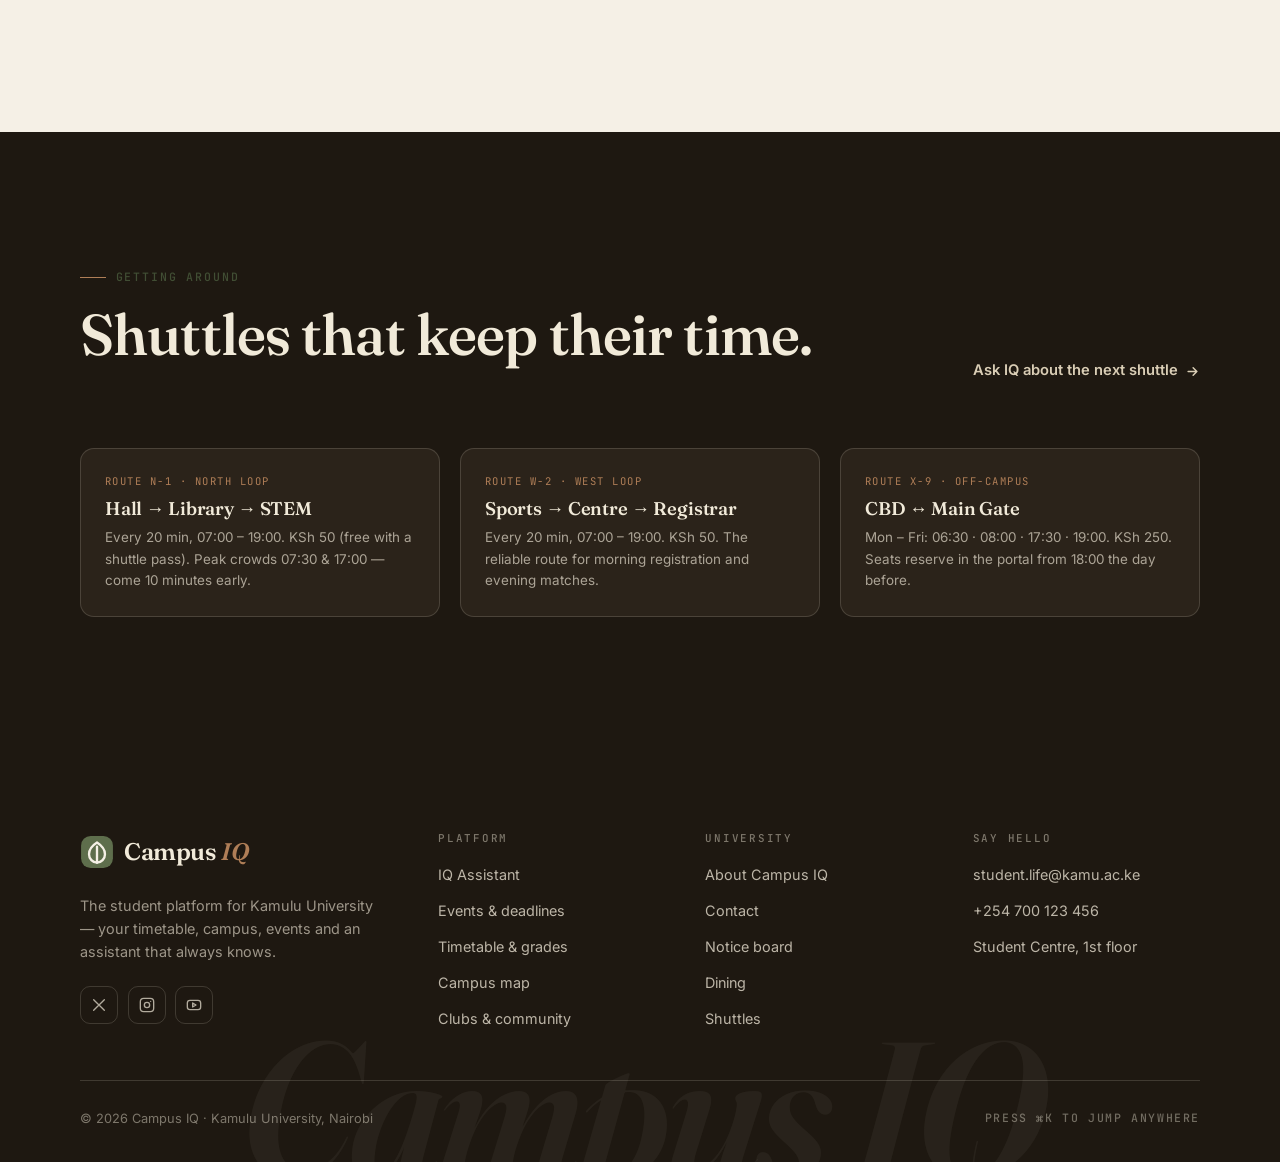
<file: campus.html>
<!DOCTYPE html>
<html lang="en">
<head>
  <meta charset="UTF-8">
  <meta name="viewport" content="width=device-width, initial-scale=1.0">
  <title>Campus — Map, Dining & Shuttles · Campus IQ</title>
  <meta name="description" content="An interactive map of Kamulu University: tap any building for hours, Wi-Fi and directions. Plus the full dining menu and shuttle schedule.">
  <link rel="icon" href="data:image/svg+xml,%3Csvg xmlns='http://www.w3.org/2000/svg' viewBox='0 0 32 32'%3E%3Crect width='32' height='32' rx='9' fill='%235E6E4C'/%3E%3Cpath d='M16 7c-5 3.2-7.5 7-7.5 11 0 4.5 3.4 8 7.5 8s7.5-3.5 7.5-8c0-4-2.5-7.8-7.5-11Z' fill='none' stroke='%23F5F0E6' stroke-width='2.4'/%3E%3Cpath d='M16 11v15' stroke='%23F5F0E6' stroke-width='2.4'/%3E%3C/svg%3E">
  <link rel="preconnect" href="https://fonts.googleapis.com">
  <link rel="preconnect" href="https://fonts.gstatic.com" crossorigin>
  <link href="https://fonts.googleapis.com/css2?family=Fraunces:ital,opsz,wght@0,9..144,400..700;1,9..144,400..700&family=Inter:wght@400;500;600;700&family=JetBrains+Mono:wght@400;500;600&display=swap" rel="stylesheet">
  <link rel="stylesheet" href="css/styles.css">
</head>
<body data-page="campus">

  <!-- ===================== HEADER ===================== -->
  <header class="site-header" id="siteHeader">
    <div class="container header-inner">
      <a class="brand" href="index.html" aria-label="Campus IQ — home">
        <svg class="brand-mark" viewBox="0 0 32 32" aria-hidden="true"><rect x="1" y="1" width="30" height="30" rx="9" fill="#5E6E4C"/><path d="M16 7c-5 3.2-7.5 7-7.5 11 0 4.5 3.4 8 7.5 8s7.5-3.5 7.5-8c0-4-2.5-7.8-7.5-11Z" fill="none" stroke="#F5F0E6" stroke-width="2.2" stroke-linejoin="round"/><path d="M16 11v15" stroke="#F5F0E6" stroke-width="2.2" stroke-linecap="round"/></svg>
        <span class="brand-name">Campus <em>IQ</em></span>
      </a>
      <nav class="main-nav" aria-label="Primary">
        <a class="nav-link" href="index.html">Home</a>
        <a class="nav-link" href="assistant.html">Assistant</a>
        <a class="nav-link" href="events.html">Events</a>
        <a class="nav-link" href="academics.html">Academics</a>
        <a class="nav-link active" href="campus.html">Campus</a>
        <a class="nav-link" href="community.html">Community</a>
        <a class="nav-link" href="about.html">About</a>
      </nav>
      <div class="header-actions">
        <span class="kbd-hint" data-open-palette title="Open quick navigation"><kbd>⌘</kbd><kbd>K</kbd></span>
        <a class="btn btn-primary btn-sm" href="assistant.html">Launch IQ</a>
        <button class="nav-toggle" id="navToggle" aria-label="Open menu" aria-expanded="false" aria-controls="mobileMenu"><span></span><span></span><span></span></button>
      </div>
    </div>
  </header>

  <div class="mobile-menu" id="mobileMenu">
    <nav aria-label="Mobile">
      <a class="m-link" href="index.html"><span class="m-num">01</span>Home</a>
      <a class="m-link" href="assistant.html"><span class="m-num">02</span>Assistant</a>
      <a class="m-link" href="events.html"><span class="m-num">03</span>Events</a>
      <a class="m-link" href="academics.html"><span class="m-num">04</span>Academics</a>
      <a class="m-link active" href="campus.html"><span class="m-num">05</span>Campus</a>
      <a class="m-link" href="community.html"><span class="m-num">06</span>Community</a>
      <a class="m-link" href="about.html"><span class="m-num">07</span>About</a>
      <a class="m-link" href="contact.html"><span class="m-num">08</span>Contact</a>
    </nav>
    <div class="mobile-menu-foot">
      <span>Kamulu University · 2026</span>
      <span class="mono">Nairobi, KE</span>
    </div>
  </div>

  <main>
    <section class="page-hero">
      <div class="container">
        <span class="kicker">Campus</span>
        <h1 class="display-xl" style="margin-top:1.2rem">Every building, <span class="accent" style="font-style:italic;color:var(--moss-deep)">one tap away.</span></h1>
        <p class="lead">Tap a numbered pin to see hours, Wi-Fi name and what's inside. The map is drawn from the official facilities register — if a door moves, the map moves too.</p>
      </div>
    </section>

    <!-- ============ MAP ============ -->
    <section class="section--tight" style="padding-top:0" id="map">
      <div class="container">
        <div class="map-layout">
          <div class="map-frame reveal">
            <svg viewBox="0 0 900 620" role="img" aria-label="Stylised map of Kamulu University campus with eight numbered buildings">
              <!-- ground -->
              <rect width="900" height="620" fill="#E9E1CE"/>

              <!-- Great Lawn -->
              <path d="M250 190 C 380 150, 560 160, 640 210 C 700 250, 690 330, 620 370 C 520 420, 380 410, 300 370 C 230 335, 200 240, 250 190 Z" fill="#C9CFA9"/>
              <path d="M250 190 C 380 150, 560 160, 640 210 C 700 250, 690 330, 620 370 C 520 420, 380 410, 300 370 C 230 335, 200 240, 250 190 Z" fill="none" stroke="#5E6E4C" stroke-opacity="0.25" stroke-width="1.5"/>

              <!-- paths -->
              <g stroke="#F5F0E6" stroke-width="14" stroke-linecap="round" fill="none">
                <path d="M40 225 H 860"/>
                <path d="M300 60 V 560"/>
                <path d="M300 225 C 380 260, 420 300, 430 340"/>
                <path d="M620 225 C 640 300, 660 350, 680 420"/>
                <path d="M170 450 V 560"/>
              </g>
              <g stroke="#D9CDB5" stroke-width="2" stroke-dasharray="1 10" stroke-linecap="round" fill="none">
                <path d="M40 225 H 860"/>
                <path d="M300 60 V 560"/>
              </g>

              <!-- trees -->
              <g fill="#5E6E4C" opacity="0.55">
                <circle cx="270" cy="180" r="9"/><circle cx="330" cy="230" r="7"/><circle cx="520" cy="200" r="8"/>
                <circle cx="590" cy="330" r="7"/><circle cx="420" cy="380" r="6"/><circle cx="240" cy="300" r="7"/>
                <circle cx="700" cy="180" r="8"/><circle cx="820" cy="300" r="9"/><circle cx="120" cy="380" r="8"/>
                <circle cx="230" cy="540" r="7"/><circle cx="580" cy="540" r="8"/><circle cx="760" cy="540" r="7"/>
                <circle cx="60" cy="140" r="7"/><circle cx="850" cy="90" r="8"/>
              </g>

              <!-- buildings -->
              <g stroke="#211B14" stroke-opacity="0.25" stroke-width="1.5">
                <!-- 2 Registrar -->
                <rect x="80" y="85" width="125" height="72" rx="8" fill="#A79E8F"/>
                <!-- 3 STEM -->
                <rect x="330" y="75" width="185" height="92" rx="8" fill="#AF7E57"/>
                <!-- 4 Arts -->
                <rect x="600" y="88" width="165" height="84" rx="8" fill="#AF7E57"/>
                <!-- 1 Library -->
                <rect x="90" y="250" width="155" height="105" rx="8" fill="#4C4237"/>
                <!-- 6 Student Centre -->
                <rect x="360" y="300" width="145" height="82" rx="8" fill="#4C4237"/>
                <!-- 7 Health -->
                <rect x="115" y="450" width="115" height="72" rx="8" fill="#AF7E57"/>
                <!-- 8 Hall -->
                <rect x="330" y="500" width="205" height="72" rx="8" fill="#A79E8F"/>
                <!-- 5 Sports -->
                <rect x="600" y="400" width="185" height="112" rx="8" fill="#A79E8F"/>
                <!-- pitch inside sports -->
                <rect x="615" y="418" width="70" height="76" rx="6" fill="#C9CFA9" stroke-opacity="0.4"/>
              </g>
              <!-- building roof details -->
              <g fill="none" stroke="#F5F0E6" stroke-opacity="0.5" stroke-width="1.5">
                <rect x="102" y="262" width="131" height="81" rx="5"/>
                <rect x="372" y="312" width="121" height="58" rx="5"/>
              </g>

              <!-- labels -->
              <g class="bldg-label">
                <text x="142" y="176">REGISTRAR</text>
                <text x="422" y="186">STEM BLOCK</text>
                <text x="682" y="192">HUMANITIES &amp; ARTS</text>
                <text x="167" y="375">MAIN LIBRARY</text>
                <text x="432" y="402">STUDENT CENTRE</text>
                <text x="172" y="542">HEALTH CENTRE</text>
                <text x="432" y="592">RESIDENCE HALL</text>
                <text x="692" y="532">SPORTS COMPLEX</text>
                <text x="440" y="290" opacity="0.75">GREAT LAWN</text>
              </g>

              <!-- compass -->
              <g transform="translate(838,58)">
                <circle r="26" fill="#F5F0E6" stroke="#211B14" stroke-opacity="0.3"/>
                <path d="M0 -16 L5 8 L0 3 L-5 8 Z" fill="#AF7E57"/>
                <text y="-30" text-anchor="middle" style="font-family:var(--font-mono); font-size:11px; letter-spacing:.1em; fill:#4C4237">N</text>
              </g>

              <!-- hotspots -->
              <g class="hotspot" data-id="1"><circle class="hs-bg" cx="167" cy="302" r="15" fill="#F5F0E6" stroke="#211B14" stroke-width="1.8"/><text x="167" y="307" text-anchor="middle" style="font-family:var(--font-mono); font-size:12px; font-weight:600; fill:#211B14">1</text></g>
              <g class="hotspot" data-id="2"><circle class="hs-bg" cx="142" cy="121" r="15" fill="#F5F0E6" stroke="#211B14" stroke-width="1.8"/><text x="142" y="126" text-anchor="middle" style="font-family:var(--font-mono); font-size:12px; font-weight:600; fill:#211B14">2</text></g>
              <g class="hotspot" data-id="3"><circle class="hs-bg" cx="422" cy="121" r="15" fill="#F5F0E6" stroke="#211B14" stroke-width="1.8"/><text x="422" y="126" text-anchor="middle" style="font-family:var(--font-mono); font-size:12px; font-weight:600; fill:#211B14">3</text></g>
              <g class="hotspot" data-id="4"><circle class="hs-bg" cx="682" cy="130" r="15" fill="#F5F0E6" stroke="#211B14" stroke-width="1.8"/><text x="682" y="135" text-anchor="middle" style="font-family:var(--font-mono); font-size:12px; font-weight:600; fill:#211B14">4</text></g>
              <g class="hotspot" data-id="5"><circle class="hs-bg" cx="692" cy="456" r="15" fill="#F5F0E6" stroke="#211B14" stroke-width="1.8"/><text x="692" y="461" text-anchor="middle" style="font-family:var(--font-mono); font-size:12px; font-weight:600; fill:#211B14">5</text></g>
              <g class="hotspot" data-id="6"><circle class="hs-bg" cx="432" cy="341" r="15" fill="#F5F0E6" stroke="#211B14" stroke-width="1.8"/><text x="432" y="346" text-anchor="middle" style="font-family:var(--font-mono); font-size:12px; font-weight:600; fill:#211B14">6</text></g>
              <g class="hotspot" data-id="7"><circle class="hs-bg" cx="172" cy="486" r="15" fill="#F5F0E6" stroke="#211B14" stroke-width="1.8"/><text x="172" y="491" text-anchor="middle" style="font-family:var(--font-mono); font-size:12px; font-weight:600; fill:#211B14">7</text></g>
              <g class="hotspot" data-id="8"><circle class="hs-bg" cx="432" cy="536" r="15" fill="#F5F0E6" stroke="#211B14" stroke-width="1.8"/><text x="432" y="541" text-anchor="middle" style="font-family:var(--font-mono); font-size:12px; font-weight:600; fill:#211B14">8</text></g>
            </svg>
          </div>

          <aside class="map-panel reveal" data-delay="1" id="mapPanel" aria-live="polite"></aside>
        </div>

        <p style="margin-top:1.4rem; font-size:.85rem; color:var(--stone)">
          <svg width="14" height="14" viewBox="0 0 24 24" fill="none" stroke="currentColor" stroke-width="2" stroke-linecap="round" stroke-linejoin="round" style="vertical-align:-2px"><circle cx="12" cy="12" r="10"/><path d="M12 8v4M12 16h.01"/></svg>
          Map last verified against the facilities register on 15 Sep 2026. Spotted a mismatch?
          <a class="text-link" href="contact.html" style="margin-left:.3rem">Tell us</a>
        </p>
      </div>
    </section>

    <hr class="hairline">

    <!-- ============ FACILITIES ============ -->
    <section class="section section--cream">
      <div class="container">
        <div class="section-head reveal">
          <span class="kicker">Everyday things</span>
          <h2 class="display-lg">The facilities you actually use.</h2>
        </div>
        <div class="facility-list">
          <div class="facility reveal">
            <div class="f-icon"><svg width="19" height="19" viewBox="0 0 24 24" fill="none" stroke="currentColor" stroke-width="1.8" stroke-linecap="round" stroke-linejoin="round"><path d="M6 9V2h12v7"/><path d="M6 18H4a2 2 0 0 1-2-2v-5a2 2 0 0 1 2-2h16a2 2 0 0 1 2 2v5a2 2 0 0 1-2 2h-2"/><rect x="6" y="14" width="12" height="8" rx="1"/></svg></div>
            <div><h4>Print Lab 2</h4><p>STEM Block, next to the main lift. KSh 5 / A4 B&amp;W, KSh 15 colour, scan-to-email.</p><div class="f-hours">07:00 – 23:00</div></div>
          </div>
          <div class="facility reveal" data-delay="1">
            <div class="f-icon"><svg width="19" height="19" viewBox="0 0 24 24" fill="none" stroke="currentColor" stroke-width="1.8" stroke-linecap="round" stroke-linejoin="round"><path d="M4 19.5A2.5 2.5 0 0 1 6.5 17H20V4H6.5A2.5 2.5 0 0 0 4 6.5v13Z"/><path d="M4 19.5A2.5 2.5 0 0 0 6.5 22H20v-5"/></svg></div>
            <div><h4>Study rooms</h4><p>Library L2, six rooms with whiteboards and good light. Book through IQ, 3-hour slots.</p><div class="f-hours">08:00 – 22:00</div></div>
          </div>
          <div class="facility reveal" data-delay="2">
            <div class="f-icon"><svg width="19" height="19" viewBox="0 0 24 24" fill="none" stroke="currentColor" stroke-width="1.8" stroke-linecap="round" stroke-linejoin="round"><circle cx="12" cy="12" r="10"/><path d="M12 6v6l4 2"/></svg></div>
            <div><h4>Laundry — Halls</h4><p>North and South hall basements. Coin + mobile money, washers free on Sunday.</p><div class="f-hours">24 / 7</div></div>
          </div>
          <div class="facility reveal">
            <div class="f-icon"><svg width="19" height="19" viewBox="0 0 24 24" fill="none" stroke="currentColor" stroke-width="1.8" stroke-linecap="round" stroke-linejoin="round"><rect x="2" y="3" width="20" height="14" rx="2"/><path d="M8 21h8M12 17v4"/></svg></div>
            <div><h4>IT Help Desk</h4><p>STEM 105. Wi-Fi, portal, laptop loans and the good chargers. Average fix: 10 min.</p><div class="f-hours">09:00 – 17:00</div></div>
          </div>
          <div class="facility reveal" data-delay="1">
            <div class="f-icon"><svg width="19" height="19" viewBox="0 0 24 24" fill="none" stroke="currentColor" stroke-width="1.8" stroke-linecap="round" stroke-linejoin="round"><circle cx="5.5" cy="17.5" r="3.5"/><circle cx="18.5" cy="17.5" r="3.5"/><path d="M15 6a1 1 0 1 0 0-2 1 1 0 0 0 0 2Zm-3 11.5V14l-3-3 4-3 2 3h2"/></svg></div>
            <div><h4>Cycle lending</h4><p>KSh 30/day, signed out at the Student Centre. Racks at the Hall gate and STEM entrance.</p><div class="f-hours">08:00 – 18:00</div></div>
          </div>
          <div class="facility reveal" data-delay="2">
            <div class="f-icon"><svg width="19" height="19" viewBox="0 0 24 24" fill="none" stroke="currentColor" stroke-width="1.8" stroke-linecap="round" stroke-linejoin="round"><path d="M12 2v20M2 12h20" /><circle cx="12" cy="12" r="10"/></svg></div>
            <div><h4>Pharmacy</h4><p>Health Centre ground floor. Paracetamol to prescriptions — consults are free for students.</p><div class="f-hours">08:00 – 16:00</div></div>
          </div>
        </div>
      </div>
    </section>

    <!-- ============ DINING ============ -->
    <section class="section" id="dining">
      <div class="container">
        <div class="section-head reveal">
          <span class="kicker">Dining</span>
          <h2 class="display-lg">Eat well, pay in shillings.</h2>
          <p class="lead">Three cafés, one dining credit. The Roast does everything, Green Bowl is all-veg, Night Nibbles keeps the lights on for the revision crew.</p>
        </div>

        <div class="filter-row">
          <button class="filter-btn active" data-dish="all">All</button>
          <button class="filter-btn" data-dish="breakfast">Breakfast</button>
          <button class="filter-btn" data-dish="lunch">Lunch</button>
          <button class="filter-btn" data-dish="cafe">Café</button>
          <button class="filter-btn" data-dish="veg">Veg</button>
        </div>

        <div class="grid grid-3">
          <div class="dish-card reveal" data-dish="breakfast veg">
            <div class="dish-head"><h4>Mandazi &amp; Cardamom Chai</h4><span class="dish-price">KSh 250</span></div>
            <p>Three golden mandazi with slow-brewed cardamom chai. The Roast's opening-of-day legend.</p>
            <div class="dish-tags"><span class="chip">Breakfast</span><span class="chip chip--solid">Veg</span></div>
          </div>
          <div class="dish-card reveal" data-dish="lunch veg">
            <div class="dish-head"><h4>Githeri &amp; Sukuma Plate</h4><span class="dish-price">KSh 500</span></div>
            <p>Slow-cooked githeri, crisped sukuma, a fried egg on request. The Green Bowl workhorse.</p>
            <div class="dish-tags"><span class="chip">Lunch</span><span class="chip chip--solid">Veg</span></div>
          </div>
          <div class="dish-card reveal" data-dish="lunch">
            <div class="dish-head"><h4>Pilau Special</h4><span class="dish-price">KSh 900</span></div>
            <p>Fri-day only. Saffron-rice pilau, nyama or samaki, kachumbari on the side. Sells out ~14:30.</p>
            <div class="dish-tags"><span class="chip">Lunch</span><span class="chip chip--clay">Fridays</span></div>
          </div>
          <div class="dish-card reveal" data-dish="breakfast">
            <div class="dish-head"><h4>Avocado &amp; Eggs Toast</h4><span class="dish-price">KSh 650</span></div>
            <p>Sourdough, smashed avocado, two soft eggs, chilli oil. The Roast, 07:00 onwards.</p>
            <div class="dish-tags"><span class="chip">Breakfast</span></div>
          </div>
          <div class="dish-card reveal" data-dish="cafe veg">
            <div class="dish-head"><h4>Blue Smoothie</h4><span class="dish-price">KSh 450</span></div>
            <p>Blue mango, banana and yoghurt. The Green Bowl's signature — half the cafeteria is blue by 1pm.</p>
            <div class="dish-tags"><span class="chip">Café</span><span class="chip chip--solid">Veg</span></div>
          </div>
          <div class="dish-card reveal" data-dish="lunch">
            <div class="dish-head"><h4>Nyama Choma Plate</h4><span class="dish-price">KSh 1,400</span></div>
            <p>Charcoal beef, ugali, kachumbari and a proper dolmado. The Roast, weekends only.</p>
            <div class="dish-tags"><span class="chip">Lunch</span><span class="chip chip--clay">Weekends</span></div>
          </div>
          <div class="dish-card reveal" data-dish="breakfast veg">
            <div class="dish-head"><h4>Oat Porridge &amp; Banana</h4><span class="dish-price">KSh 300</span></div>
            <p>Thick oats, toasted banana, groundnuts. Pre-7am exam fuel, made fresh all morning.</p>
            <div class="dish-tags"><span class="chip">Breakfast</span><span class="chip chip--solid">Veg</span></div>
          </div>
          <div class="dish-card reveal" data-dish="cafe">
            <div class="dish-head"><h4>Flat White</h4><span class="dish-price">KSh 350</span></div>
            <p>Local roast, double-shot, steamed tight. The Student Centre barista knows your order by week two.</p>
            <div class="dish-tags"><span class="chip">Café</span></div>
          </div>
          <div class="dish-card reveal" data-dish="cafe veg">
            <div class="dish-head"><h4>Banana Bread</h4><span class="dish-price">KSh 300</span></div>
            <p>Night Nibbles' warm banana bread, buttered thick. The 22:30 revision-crowd favourite.</p>
            <div class="dish-tags"><span class="chip">Café</span><span class="chip chip--solid">Veg</span></div>
          </div>
          <div class="dish-card reveal" data-dish="lunch veg">
            <div class="dish-head"><h4>Beads &amp; Beans Platter</h4><span class="dish-price">KSh 550</span></div>
            <p>Green-bean stew, beans, roasted pumpkin and sukuma. Green Bowl's exam-week special.</p>
            <div class="dish-tags"><span class="chip">Lunch</span><span class="chip chip--solid">Veg</span></div>
          </div>
          <div class="dish-card reveal" data-dish="cafe">
            <div class="dish-head"><h4>Chai Flight</h4><span class="dish-price">KSh 400</span></div>
            <p>Three small cups — plain, cardamom, ginger. Settles arguments, ends study breaks well.</p>
            <div class="dish-tags"><span class="chip">Café</span></div>
          </div>
          <div class="dish-card reveal" data-dish="breakfast">
            <div class="dish-head"><h4>Mukimo &amp; Egg</h4><span class="dish-price">KSh 350</span></div>
            <p>Mashed potatoes, pumpkin, peas and corn with a soft egg. Green Bowl, from 07:30.</p>
            <div class="dish-tags"><span class="chip">Breakfast</span></div>
          </div>
        </div>

        <p style="margin-top:1.6rem; font-size:.85rem; color:var(--stone)">
          Prices as of 14 Sep 2026. Dining credits (and M-Pesa) accepted everywhere · Refunds within 5 working days at the Student Centre desk.
        </p>
      </div>
    </section>

    <!-- ============ SHUTTLES (dark) ============ -->
    <section class="section section--dark" id="shuttles">
      <div class="container">
        <div class="section-head section-head--split reveal">
          <div>
            <span class="kicker">Getting around</span>
            <h2 class="display-lg">Shuttles that keep their time.</h2>
          </div>
          <a class="text-link" href="assistant.html">Ask IQ about the next shuttle
            <svg width="15" height="15" viewBox="0 0 24 24" fill="none" stroke="currentColor" stroke-width="2.4" stroke-linecap="round" stroke-linejoin="round"><path d="M5 12h14M13 6l6 6-6 6"/></svg>
          </a>
        </div>
        <div class="shuttle-strip">
          <div class="shuttle reveal">
            <div class="s-route">Route N-1 · North Loop</div>
            <h4>Hall → Library → STEM</h4>
            <p>Every 20 min, 07:00 – 19:00. KSh 50 (free with a shuttle pass). Peak crowds 07:30 &amp; 17:00 — come 10 minutes early.</p>
          </div>
          <div class="shuttle reveal" data-delay="1">
            <div class="s-route">Route W-2 · West Loop</div>
            <h4>Sports → Centre → Registrar</h4>
            <p>Every 20 min, 07:00 – 19:00. KSh 50. The reliable route for morning registration and evening matches.</p>
          </div>
          <div class="shuttle reveal" data-delay="2">
            <div class="s-route">Route X-9 · Off-campus</div>
            <h4>CBD ↔ Main Gate</h4>
            <p>Mon – Fri: 06:30 · 08:00 · 17:30 · 19:00. KSh 250. Seats reserve in the portal from 18:00 the day before.</p>
          </div>
        </div>
      </div>
    </section>
  </main>

  <!-- ===================== FOOTER ===================== -->
  <footer class="site-footer">
    <div class="container">
      <div class="footer-grid">
        <div class="footer-brand">
          <a class="brand" href="index.html" aria-label="Campus IQ — home">
            <svg class="brand-mark" viewBox="0 0 32 32" aria-hidden="true"><rect x="1" y="1" width="30" height="30" rx="9" fill="#5E6E4C"/><path d="M16 7c-5 3.2-7.5 7-7.5 11 0 4.5 3.4 8 7.5 8s7.5-3.5 7.5-8c0-4-2.5-7.8-7.5-11Z" fill="none" stroke="#F5F0E6" stroke-width="2.2" stroke-linejoin="round"/><path d="M16 11v15" stroke="#F5F0E6" stroke-width="2.2" stroke-linecap="round"/></svg>
            <span class="brand-name">Campus <em>IQ</em></span>
          </a>
          <p>The student platform for Kamulu University — your timetable, campus, events and an assistant that always knows.</p>
          <div class="footer-social">
            <a href="#" aria-label="X (Twitter)"><svg width="16" height="16" viewBox="0 0 24 24" fill="none" stroke="currentColor" stroke-width="2" stroke-linecap="round"><path d="M4 4l16 16M20 4L4 20"/></svg></a>
            <a href="#" aria-label="Instagram"><svg width="16" height="16" viewBox="0 0 24 24" fill="none" stroke="currentColor" stroke-width="2" stroke-linecap="round" stroke-linejoin="round"><rect x="2" y="2" width="20" height="20" rx="5"/><circle cx="12" cy="12" r="4"/><path d="M17.5 6.5h.01"/></svg></a>
            <a href="#" aria-label="YouTube"><svg width="16" height="16" viewBox="0 0 24 24" fill="none" stroke="currentColor" stroke-width="2" stroke-linecap="round" stroke-linejoin="round"><rect x="2" y="5" width="20" height="14" rx="4"/><path d="m10 9 5 3-5 3V9Z"/></svg></a>
          </div>
        </div>
        <div class="footer-col">
          <h4>Platform</h4>
          <ul>
            <li><a href="assistant.html">IQ Assistant</a></li>
            <li><a href="events.html">Events & deadlines</a></li>
            <li><a href="academics.html">Timetable & grades</a></li>
            <li><a href="campus.html">Campus map</a></li>
            <li><a href="community.html">Clubs & community</a></li>
          </ul>
        </div>
        <div class="footer-col">
          <h4>University</h4>
          <ul>
            <li><a href="about.html">About Campus IQ</a></li>
            <li><a href="contact.html">Contact</a></li>
            <li><a href="community.html">Notice board</a></li>
            <li><a href="campus.html#dining">Dining</a></li>
            <li><a href="campus.html#shuttles">Shuttles</a></li>
          </ul>
        </div>
        <div class="footer-col">
          <h4>Say hello</h4>
          <ul>
            <li><a href="mailto:student.life@kamu.ac.ke">student.life@kamu.ac.ke</a></li>
            <li><a href="tel:+254700123456">+254 700 123 456</a></li>
            <li><a href="campus.html">Student Centre, 1st floor</a></li>
          </ul>
        </div>
      </div>
      <div class="footer-bottom">
        <span>© <span data-year>2026</span> Campus IQ · Kamulu University, Nairobi</span>
        <span class="mono">Press ⌘K to jump anywhere</span>
      </div>
    </div>
  </footer>

  <!-- ===================== COMMAND PALETTE ===================== -->
  <div class="palette" id="palette" role="dialog" aria-modal="true" aria-label="Quick navigation">
    <div class="palette-panel">
      <div class="palette-input-wrap">
        <svg width="18" height="18" viewBox="0 0 24 24" fill="none" stroke="currentColor" stroke-width="2" stroke-linecap="round"><circle cx="11" cy="11" r="7"/><path d="m21 21-4.3-4.3"/></svg>
        <input type="text" placeholder="Jump to a page or service…" aria-label="Search">
      </div>
      <div class="palette-list"></div>
      <div class="palette-foot"><span><b>↑ ↓</b> navigate</span><span><b>↵</b> open</span><span><b>esc</b> close</span></div>
    </div>
  </div>

  <script src="js/main.js"></script>
</body>
</html>
</file>
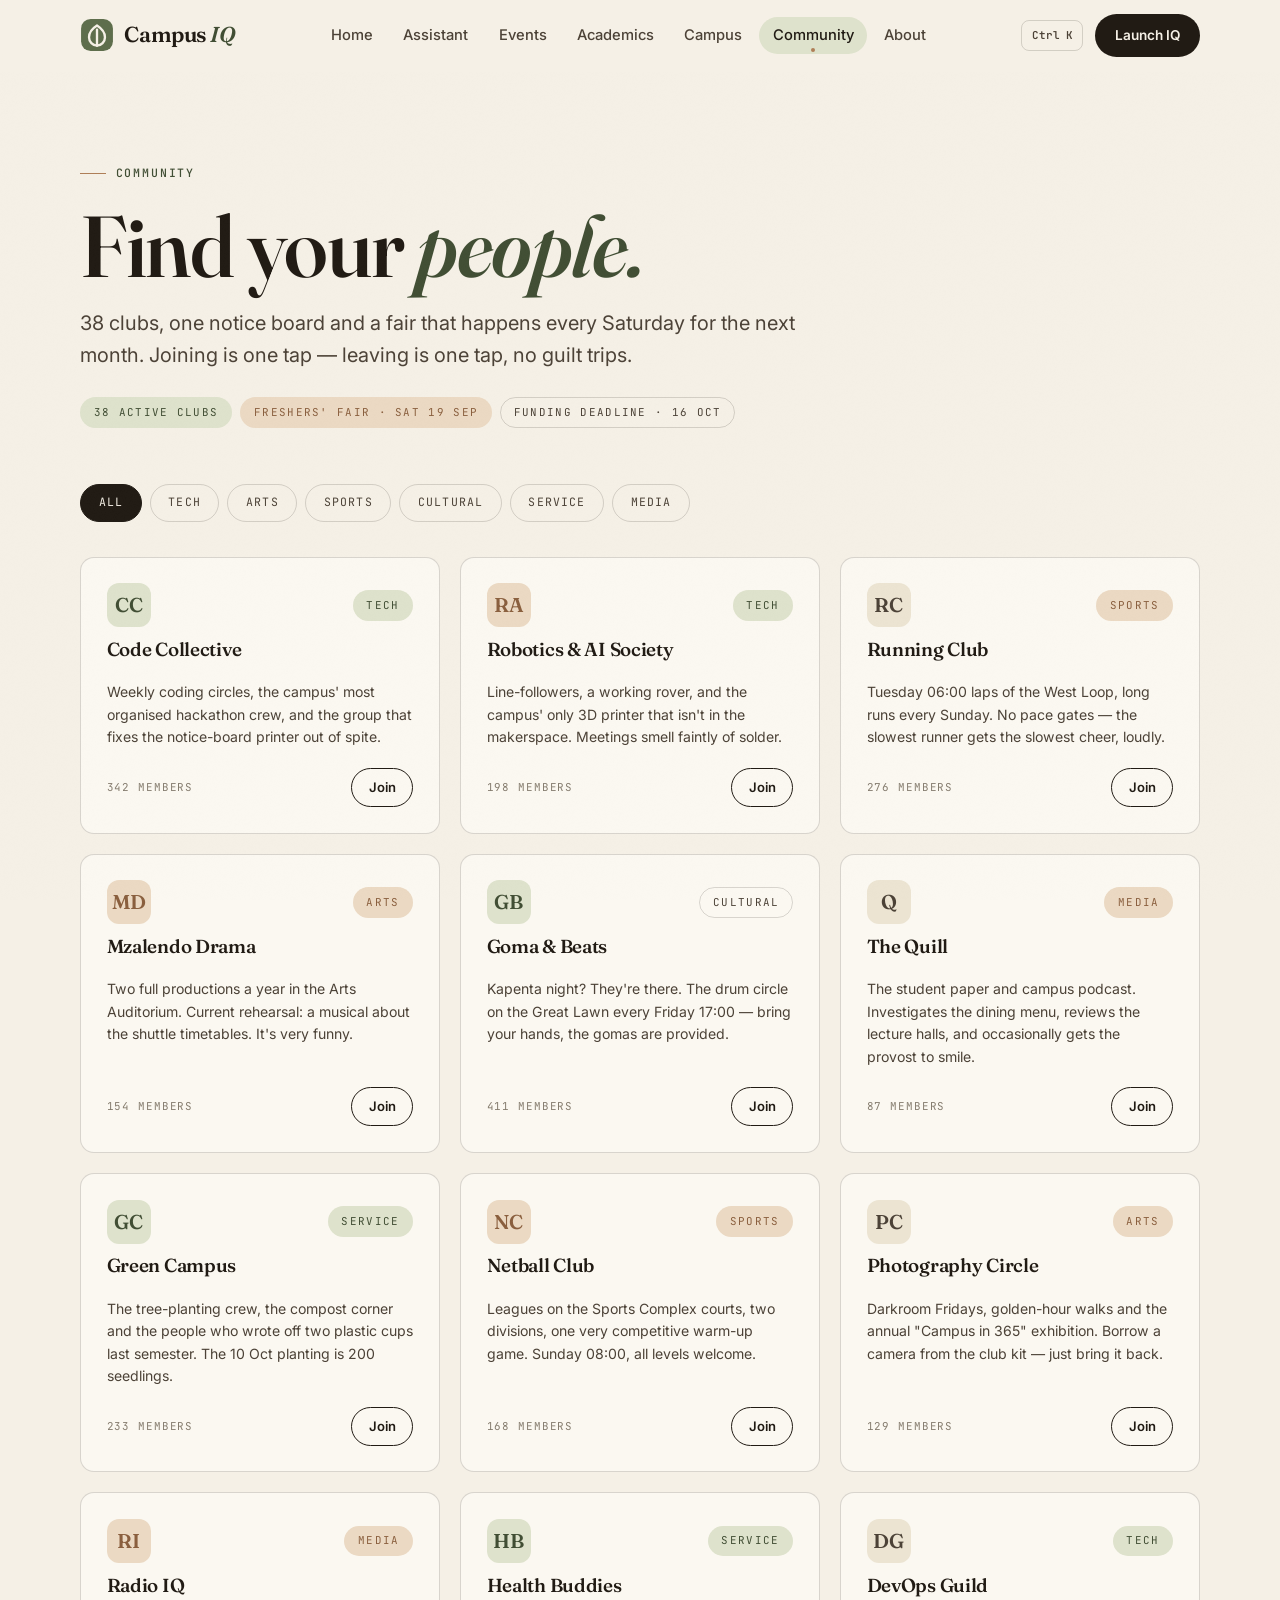
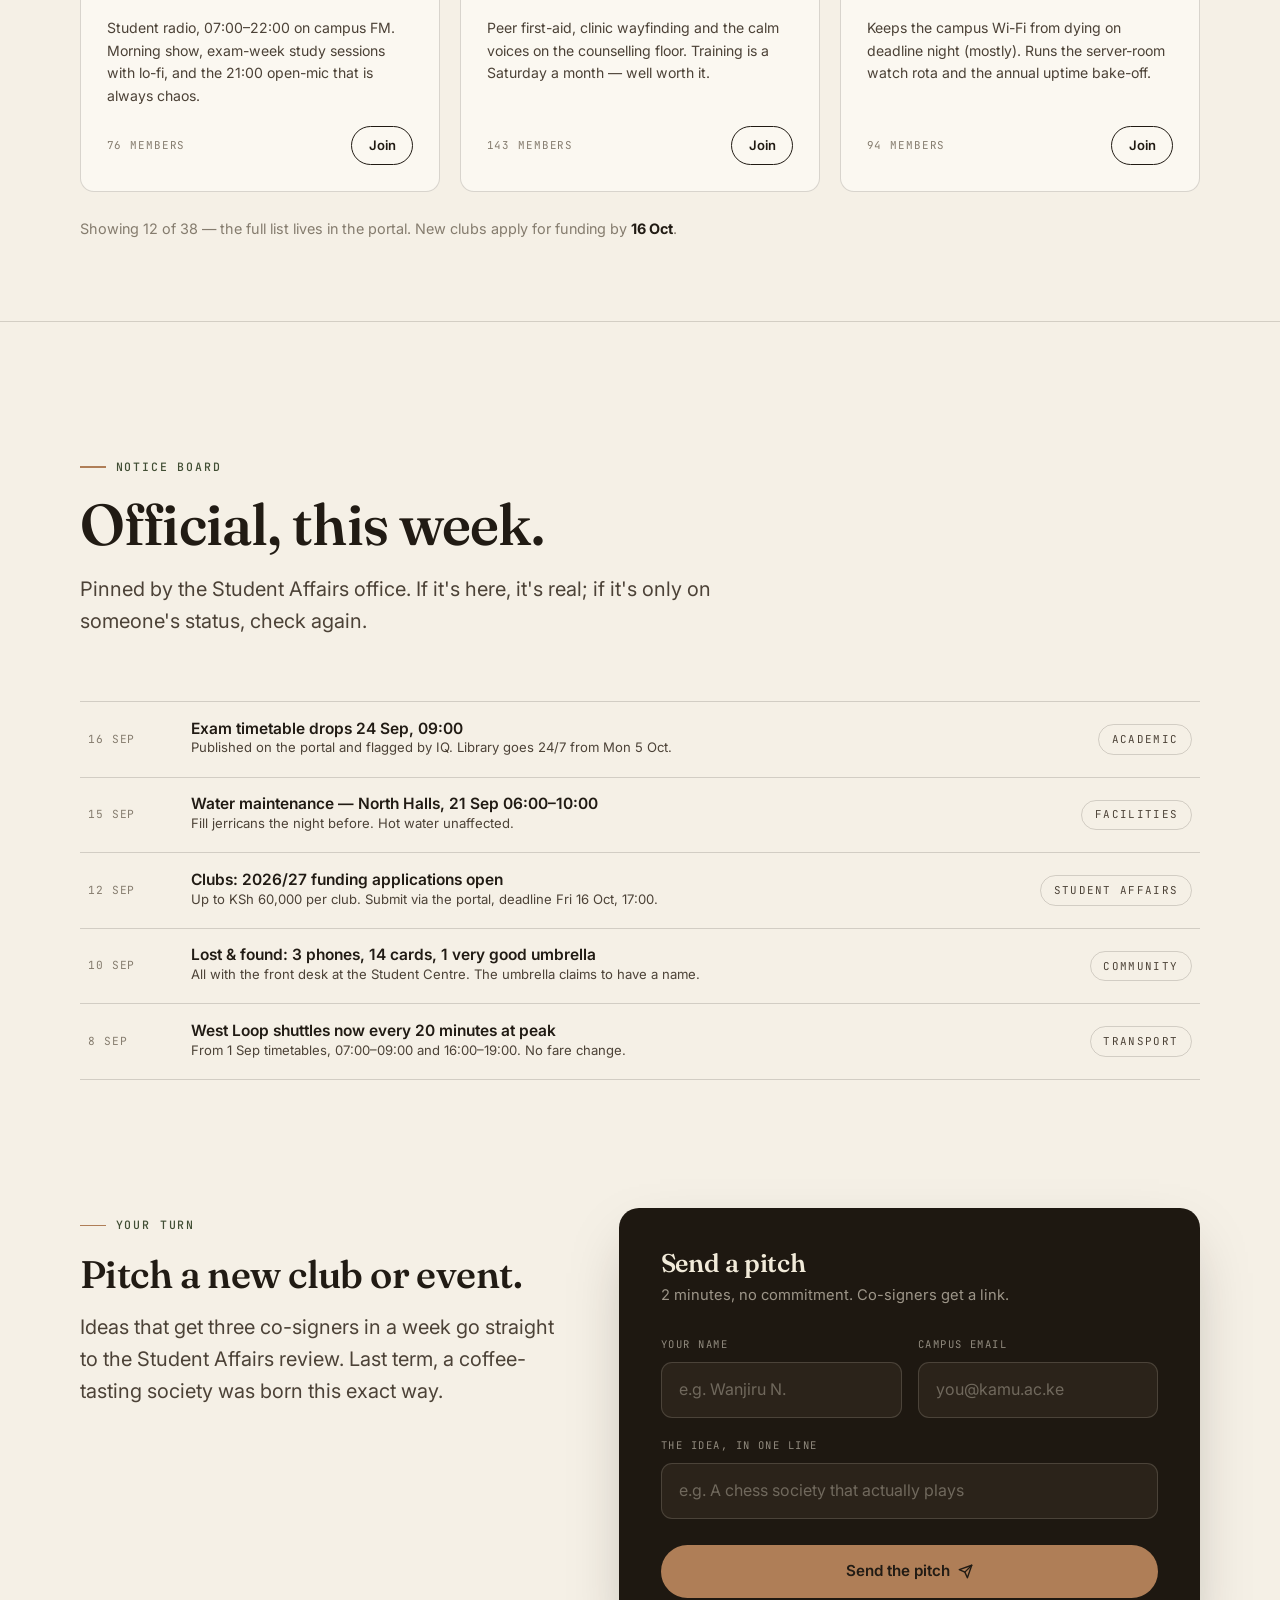
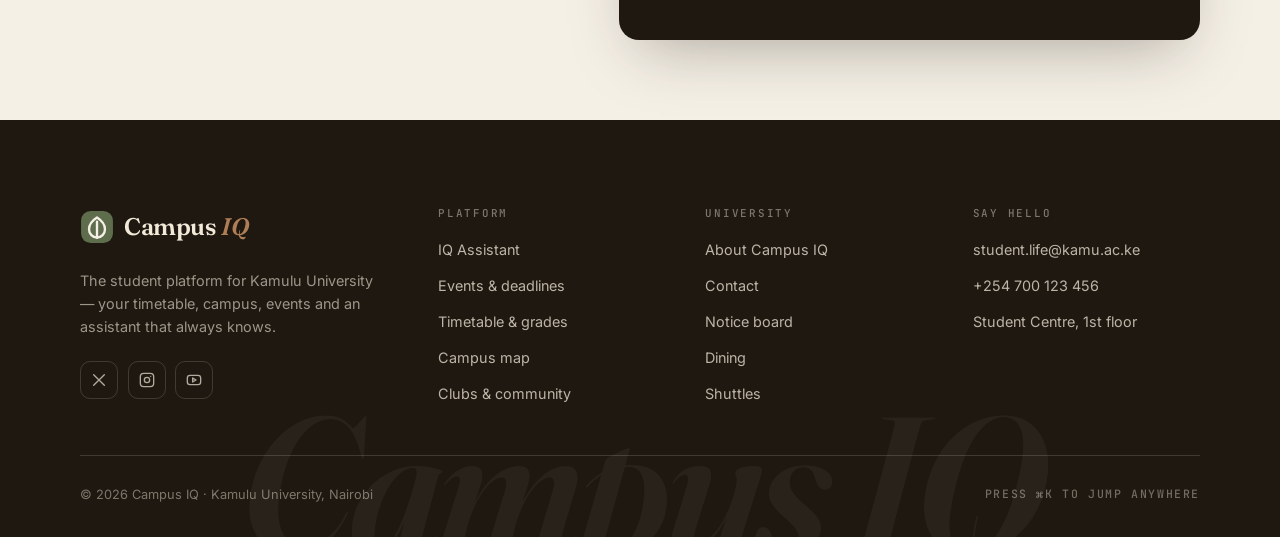
<file: community.html>
<!DOCTYPE html>
<html lang="en">
<head>
  <meta charset="UTF-8">
  <meta name="viewport" content="width=device-width, initial-scale=1.0">
  <title>Community & Clubs — Campus IQ</title>
  <meta name="description" content="38 clubs and societies at Kamulu University, the official notice board, and a place to be found.">
  <link rel="icon" href="data:image/svg+xml,%3Csvg xmlns='http://www.w3.org/2000/svg' viewBox='0 0 32 32'%3E%3Crect width='32' height='32' rx='9' fill='%235E6E4C'/%3E%3Cpath d='M16 7c-5 3.2-7.5 7-7.5 11 0 4.5 3.4 8 7.5 8s7.5-3.5 7.5-8c0-4-2.5-7.8-7.5-11Z' fill='none' stroke='%23F5F0E6' stroke-width='2.4'/%3E%3Cpath d='M16 11v15' stroke='%23F5F0E6' stroke-width='2.4'/%3E%3C/svg%3E">
  <link rel="preconnect" href="https://fonts.googleapis.com">
  <link rel="preconnect" href="https://fonts.gstatic.com" crossorigin>
  <link href="https://fonts.googleapis.com/css2?family=Fraunces:ital,opsz,wght@0,9..144,400..700;1,9..144,400..700&family=Inter:wght@400;500;600;700&family=JetBrains+Mono:wght@400;500;600&display=swap" rel="stylesheet">
  <link rel="stylesheet" href="css/styles.css">
</head>
<body data-page="community">

  <!-- ===================== HEADER ===================== -->
  <header class="site-header" id="siteHeader">
    <div class="container header-inner">
      <a class="brand" href="index.html" aria-label="Campus IQ — home">
        <svg class="brand-mark" viewBox="0 0 32 32" aria-hidden="true"><rect x="1" y="1" width="30" height="30" rx="9" fill="#5E6E4C"/><path d="M16 7c-5 3.2-7.5 7-7.5 11 0 4.5 3.4 8 7.5 8s7.5-3.5 7.5-8c0-4-2.5-7.8-7.5-11Z" fill="none" stroke="#F5F0E6" stroke-width="2.2" stroke-linejoin="round"/><path d="M16 11v15" stroke="#F5F0E6" stroke-width="2.2" stroke-linecap="round"/></svg>
        <span class="brand-name">Campus <em>IQ</em></span>
      </a>
      <nav class="main-nav" aria-label="Primary">
        <a class="nav-link" href="index.html">Home</a>
        <a class="nav-link" href="assistant.html">Assistant</a>
        <a class="nav-link" href="events.html">Events</a>
        <a class="nav-link" href="academics.html">Academics</a>
        <a class="nav-link" href="campus.html">Campus</a>
        <a class="nav-link active" href="community.html">Community</a>
        <a class="nav-link" href="about.html">About</a>
      </nav>
      <div class="header-actions">
        <span class="kbd-hint" data-open-palette title="Open quick navigation"><kbd>⌘</kbd><kbd>K</kbd></span>
        <a class="btn btn-primary btn-sm" href="assistant.html">Launch IQ</a>
        <button class="nav-toggle" id="navToggle" aria-label="Open menu" aria-expanded="false" aria-controls="mobileMenu"><span></span><span></span><span></span></button>
      </div>
    </div>
  </header>

  <div class="mobile-menu" id="mobileMenu">
    <nav aria-label="Mobile">
      <a class="m-link" href="index.html"><span class="m-num">01</span>Home</a>
      <a class="m-link" href="assistant.html"><span class="m-num">02</span>Assistant</a>
      <a class="m-link" href="events.html"><span class="m-num">03</span>Events</a>
      <a class="m-link" href="academics.html"><span class="m-num">04</span>Academics</a>
      <a class="m-link" href="campus.html"><span class="m-num">05</span>Campus</a>
      <a class="m-link active" href="community.html"><span class="m-num">06</span>Community</a>
      <a class="m-link" href="about.html"><span class="m-num">07</span>About</a>
      <a class="m-link" href="contact.html"><span class="m-num">08</span>Contact</a>
    </nav>
    <div class="mobile-menu-foot">
      <span>Kamulu University · 2026</span>
      <span class="mono">Nairobi, KE</span>
    </div>
  </div>

  <main>
    <section class="page-hero">
      <div class="container">
        <span class="kicker">Community</span>
        <h1 class="display-xl" style="margin-top:1.2rem">Find your <span class="accent" style="font-style:italic;color:var(--moss-deep)">people.</span></h1>
        <p class="lead">38 clubs, one notice board and a fair that happens every Saturday for the next month. Joining is one tap — leaving is one tap, no guilt trips.</p>
        <div class="page-hero-meta">
          <span class="chip chip--solid">38 active clubs</span>
          <span class="chip chip--clay">Freshers' Fair · Sat 19 Sep</span>
          <span class="chip">Funding deadline · 16 Oct</span>
        </div>
      </div>
    </section>

    <!-- ============ CLUBS ============ -->
    <section class="section--tight" style="padding-top:0">
      <div class="container">
        <div class="filter-row">
          <button class="filter-btn active" data-club="all">All</button>
          <button class="filter-btn" data-club="tech">Tech</button>
          <button class="filter-btn" data-club="arts">Arts</button>
          <button class="filter-btn" data-club="sports">Sports</button>
          <button class="filter-btn" data-club="cultural">Cultural</button>
          <button class="filter-btn" data-club="service">Service</button>
          <button class="filter-btn" data-club="media">Media</button>
        </div>

        <div class="grid grid-3">
          <div class="card club-card reveal" data-cat="tech">
            <div class="club-top">
              <div class="club-avatar">CC</div>
              <span class="chip chip--solid">Tech</span>
            </div>
            <h3>Code Collective</h3>
            <p>Weekly coding circles, the campus' most organised hackathon crew, and the group that fixes the notice-board printer out of spite.</p>
            <div class="club-foot">
              <span class="club-members" data-n="342">342 members</span>
              <button class="join-btn">Join</button>
            </div>
          </div>
          <div class="card club-card reveal" data-cat="tech" data-delay="1">
            <div class="club-top">
              <div class="club-avatar club-avatar--clay">RA</div>
              <span class="chip chip--solid">Tech</span>
            </div>
            <h3>Robotics &amp; AI Society</h3>
            <p>Line-followers, a working rover, and the campus' only 3D printer that isn't in the makerspace. Meetings smell faintly of solder.</p>
            <div class="club-foot">
              <span class="club-members" data-n="198">198 members</span>
              <button class="join-btn">Join</button>
            </div>
          </div>
          <div class="card club-card reveal" data-cat="sports" data-delay="2">
            <div class="club-top">
              <div class="club-avatar club-avatar--stone">RC</div>
              <span class="chip chip--clay">Sports</span>
            </div>
            <h3>Running Club</h3>
            <p>Tuesday 06:00 laps of the West Loop, long runs every Sunday. No pace gates — the slowest runner gets the slowest cheer, loudly.</p>
            <div class="club-foot">
              <span class="club-members" data-n="276">276 members</span>
              <button class="join-btn">Join</button>
            </div>
          </div>
          <div class="card club-card reveal" data-cat="arts">
            <div class="club-top">
              <div class="club-avatar club-avatar--clay">MD</div>
              <span class="chip chip--clay">Arts</span>
            </div>
            <h3>Mzalendo Drama</h3>
            <p>Two full productions a year in the Arts Auditorium. Current rehearsal: a musical about the shuttle timetables. It's very funny.</p>
            <div class="club-foot">
              <span class="club-members" data-n="154">154 members</span>
              <button class="join-btn">Join</button>
            </div>
          </div>
          <div class="card club-card reveal" data-cat="cultural" data-delay="1">
            <div class="club-top">
              <div class="club-avatar">GB</div>
              <span class="chip">Cultural</span>
            </div>
            <h3>Goma &amp; Beats</h3>
            <p>Kapenta night? They're there. The drum circle on the Great Lawn every Friday 17:00 — bring your hands, the gomas are provided.</p>
            <div class="club-foot">
              <span class="club-members" data-n="411">411 members</span>
              <button class="join-btn">Join</button>
            </div>
          </div>
          <div class="card club-card reveal" data-cat="media" data-delay="2">
            <div class="club-top">
              <div class="club-avatar club-avatar--stone">Q</div>
              <span class="chip chip--clay">Media</span>
            </div>
            <h3>The Quill</h3>
            <p>The student paper and campus podcast. Investigates the dining menu, reviews the lecture halls, and occasionally gets the provost to smile.</p>
            <div class="club-foot">
              <span class="club-members" data-n="87">87 members</span>
              <button class="join-btn">Join</button>
            </div>
          </div>
          <div class="card club-card reveal" data-cat="service">
            <div class="club-top">
              <div class="club-avatar">GC</div>
              <span class="chip chip--solid">Service</span>
            </div>
            <h3>Green Campus</h3>
            <p>The tree-planting crew, the compost corner and the people who wrote off two plastic cups last semester. The 10 Oct planting is 200 seedlings.</p>
            <div class="club-foot">
              <span class="club-members" data-n="233">233 members</span>
              <button class="join-btn">Join</button>
            </div>
          </div>
          <div class="card club-card reveal" data-cat="sports" data-delay="1">
            <div class="club-top">
              <div class="club-avatar club-avatar--clay">NC</div>
              <span class="chip chip--clay">Sports</span>
            </div>
            <h3>Netball Club</h3>
            <p>Leagues on the Sports Complex courts, two divisions, one very competitive warm-up game. Sunday 08:00, all levels welcome.</p>
            <div class="club-foot">
              <span class="club-members" data-n="168">168 members</span>
              <button class="join-btn">Join</button>
            </div>
          </div>
          <div class="card club-card reveal" data-cat="arts" data-delay="2">
            <div class="club-top">
              <div class="club-avatar club-avatar--stone">PC</div>
              <span class="chip chip--clay">Arts</span>
            </div>
            <h3>Photography Circle</h3>
            <p>Darkroom Fridays, golden-hour walks and the annual "Campus in 365" exhibition. Borrow a camera from the club kit — just bring it back.</p>
            <div class="club-foot">
              <span class="club-members" data-n="129">129 members</span>
              <button class="join-btn">Join</button>
            </div>
          </div>
          <div class="card club-card reveal" data-cat="media">
            <div class="club-top">
              <div class="club-avatar club-avatar--clay">RI</div>
              <span class="chip chip--clay">Media</span>
            </div>
            <h3>Radio IQ</h3>
            <p>Student radio, 07:00–22:00 on campus FM. Morning show, exam-week study sessions with lo-fi, and the 21:00 open-mic that is always chaos.</p>
            <div class="club-foot">
              <span class="club-members" data-n="76">76 members</span>
              <button class="join-btn">Join</button>
            </div>
          </div>
          <div class="card club-card reveal" data-cat="service" data-delay="1">
            <div class="club-top">
              <div class="club-avatar">HB</div>
              <span class="chip chip--solid">Service</span>
            </div>
            <h3>Health Buddies</h3>
            <p>Peer first-aid, clinic wayfinding and the calm voices on the counselling floor. Training is a Saturday a month — well worth it.</p>
            <div class="club-foot">
              <span class="club-members" data-n="143">143 members</span>
              <button class="join-btn">Join</button>
            </div>
          </div>
          <div class="card club-card reveal" data-cat="tech" data-delay="2">
            <div class="club-top">
              <div class="club-avatar club-avatar--stone">DG</div>
              <span class="chip chip--solid">Tech</span>
            </div>
            <h3>DevOps Guild</h3>
            <p>Keeps the campus Wi-Fi from dying on deadline night (mostly). Runs the server-room watch rota and the annual uptime bake-off.</p>
            <div class="club-foot">
              <span class="club-members" data-n="94">94 members</span>
              <button class="join-btn">Join</button>
            </div>
          </div>
        </div>

        <p style="margin-top:1.6rem; font-size:.9rem; color:var(--stone)">
          Showing 12 of 38 — the full list lives in the portal. New clubs apply for funding by <b style="color:var(--ink)">16 Oct</b>.
        </p>
      </div>
    </section>

    <hr class="hairline">

    <!-- ============ NOTICE BOARD ============ -->
    <section class="section">
      <div class="container">
        <div class="section-head reveal">
          <span class="kicker">Notice board</span>
          <h2 class="display-lg">Official, this week.</h2>
          <p class="lead">Pinned by the Student Affairs office. If it's here, it's real; if it's only on someone's status, check again.</p>
        </div>
        <div class="notice-list reveal">
          <div class="notice">
            <span class="n-date">16 Sep</span>
            <div>
              <h4>Exam timetable drops 24 Sep, 09:00</h4>
              <p>Published on the portal and flagged by IQ. Library goes 24/7 from Mon 5 Oct.</p>
            </div>
            <span class="chip n-badge">Academic</span>
          </div>
          <div class="notice">
            <span class="n-date">15 Sep</span>
            <div>
              <h4>Water maintenance — North Halls, 21 Sep 06:00–10:00</h4>
              <p>Fill jerricans the night before. Hot water unaffected.</p>
            </div>
            <span class="chip n-badge">Facilities</span>
          </div>
          <div class="notice">
            <span class="n-date">12 Sep</span>
            <div>
              <h4>Clubs: 2026/27 funding applications open</h4>
              <p>Up to KSh 60,000 per club. Submit via the portal, deadline Fri 16 Oct, 17:00.</p>
            </div>
            <span class="chip n-badge">Student Affairs</span>
          </div>
          <div class="notice">
            <span class="n-date">10 Sep</span>
            <div>
              <h4>Lost &amp; found: 3 phones, 14 cards, 1 very good umbrella</h4>
              <p>All with the front desk at the Student Centre. The umbrella claims to have a name.</p>
            </div>
            <span class="chip n-badge">Community</span>
          </div>
          <div class="notice">
            <span class="n-date">8 Sep</span>
            <div>
              <h4>West Loop shuttles now every 20 minutes at peak</h4>
              <p>From 1 Sep timetables, 07:00–09:00 and 16:00–19:00. No fare change.</p>
            </div>
            <span class="chip n-badge">Transport</span>
          </div>
        </div>
      </div>
    </section>

    <!-- ============ SUGGESTION ============ -->
    <section class="section section--tight" style="padding-top:0">
      <div class="container">
        <div class="contact-layout">
          <div class="reveal">
            <span class="kicker">Your turn</span>
            <h2 class="display-md" style="margin:1.2rem 0 1rem">Pitch a new club or event.</h2>
            <p class="lead">Ideas that get three co-signers in a week go straight to the Student Affairs review. Last term, a coffee-tasting society was born this exact way.</p>
          </div>
          <div class="form-card reveal" data-delay="1">
            <form class="form-body" data-form data-success="Pitch sent to Student Affairs — co-signers will be asked by email.">
              <h3 class="f-title">Send a pitch</h3>
              <p class="f-sub">2 minutes, no commitment. Co-signers get a link.</p>
              <div class="form-row">
                <div class="field">
                  <label for="pitchName">Your name</label>
                  <input id="pitchName" type="text" required placeholder="e.g. Wanjiru N.">
                  <div class="f-err">Please tell us who's pitching.</div>
                </div>
                <div class="field">
                  <label for="pitchEmail">Campus email</label>
                  <input id="pitchEmail" type="email" required placeholder="you@kamu.ac.ke">
                  <div class="f-err">A valid campus email is required.</div>
                </div>
              </div>
              <div class="field">
                <label for="pitchIdea">The idea, in one line</label>
                <input id="pitchIdea" type="text" required placeholder="e.g. A chess society that actually plays">
                <div class="f-err">Give the idea a line to hang on.</div>
              </div>
              <button class="btn btn-clay" type="submit">Send the pitch
                <svg width="15" height="15" viewBox="0 0 24 24" fill="none" stroke="currentColor" stroke-width="2.2" stroke-linecap="round" stroke-linejoin="round"><path d="m22 2-7 20-4-9-9-4Z"/><path d="M22 2 11 13"/></svg>
              </button>
            </form>
            <div class="form-success">
              <div class="success-ring">
                <svg width="30" height="30" viewBox="0 0 24 24" fill="none" stroke="currentColor" stroke-width="2.4" stroke-linecap="round" stroke-linejoin="round"><path d="M20 6 9 17l-5-5"/></svg>
              </div>
              <h3>Pitch received.</h3>
              <p>Student Affairs reads them every Monday. If it catches three co-signers, you'll be on the Fair table in time for October.</p>
              <span class="ref">Ref CIQ-XXXXX</span>
            </div>
          </div>
        </div>
      </div>
    </section>
  </main>

  <!-- ===================== FOOTER ===================== -->
  <footer class="site-footer">
    <div class="container">
      <div class="footer-grid">
        <div class="footer-brand">
          <a class="brand" href="index.html" aria-label="Campus IQ — home">
            <svg class="brand-mark" viewBox="0 0 32 32" aria-hidden="true"><rect x="1" y="1" width="30" height="30" rx="9" fill="#5E6E4C"/><path d="M16 7c-5 3.2-7.5 7-7.5 11 0 4.5 3.4 8 7.5 8s7.5-3.5 7.5-8c0-4-2.5-7.8-7.5-11Z" fill="none" stroke="#F5F0E6" stroke-width="2.2" stroke-linejoin="round"/><path d="M16 11v15" stroke="#F5F0E6" stroke-width="2.2" stroke-linecap="round"/></svg>
            <span class="brand-name">Campus <em>IQ</em></span>
          </a>
          <p>The student platform for Kamulu University — your timetable, campus, events and an assistant that always knows.</p>
          <div class="footer-social">
            <a href="#" aria-label="X (Twitter)"><svg width="16" height="16" viewBox="0 0 24 24" fill="none" stroke="currentColor" stroke-width="2" stroke-linecap="round"><path d="M4 4l16 16M20 4L4 20"/></svg></a>
            <a href="#" aria-label="Instagram"><svg width="16" height="16" viewBox="0 0 24 24" fill="none" stroke="currentColor" stroke-width="2" stroke-linecap="round" stroke-linejoin="round"><rect x="2" y="2" width="20" height="20" rx="5"/><circle cx="12" cy="12" r="4"/><path d="M17.5 6.5h.01"/></svg></a>
            <a href="#" aria-label="YouTube"><svg width="16" height="16" viewBox="0 0 24 24" fill="none" stroke="currentColor" stroke-width="2" stroke-linecap="round" stroke-linejoin="round"><rect x="2" y="5" width="20" height="14" rx="4"/><path d="m10 9 5 3-5 3V9Z"/></svg></a>
          </div>
        </div>
        <div class="footer-col">
          <h4>Platform</h4>
          <ul>
            <li><a href="assistant.html">IQ Assistant</a></li>
            <li><a href="events.html">Events & deadlines</a></li>
            <li><a href="academics.html">Timetable & grades</a></li>
            <li><a href="campus.html">Campus map</a></li>
            <li><a href="community.html">Clubs & community</a></li>
          </ul>
        </div>
        <div class="footer-col">
          <h4>University</h4>
          <ul>
            <li><a href="about.html">About Campus IQ</a></li>
            <li><a href="contact.html">Contact</a></li>
            <li><a href="community.html">Notice board</a></li>
            <li><a href="campus.html#dining">Dining</a></li>
            <li><a href="campus.html#shuttles">Shuttles</a></li>
          </ul>
        </div>
        <div class="footer-col">
          <h4>Say hello</h4>
          <ul>
            <li><a href="mailto:student.life@kamu.ac.ke">student.life@kamu.ac.ke</a></li>
            <li><a href="tel:+254700123456">+254 700 123 456</a></li>
            <li><a href="campus.html">Student Centre, 1st floor</a></li>
          </ul>
        </div>
      </div>
      <div class="footer-bottom">
        <span>© <span data-year>2026</span> Campus IQ · Kamulu University, Nairobi</span>
        <span class="mono">Press ⌘K to jump anywhere</span>
      </div>
    </div>
  </footer>

  <!-- ===================== COMMAND PALETTE ===================== -->
  <div class="palette" id="palette" role="dialog" aria-modal="true" aria-label="Quick navigation">
    <div class="palette-panel">
      <div class="palette-input-wrap">
        <svg width="18" height="18" viewBox="0 0 24 24" fill="none" stroke="currentColor" stroke-width="2" stroke-linecap="round"><circle cx="11" cy="11" r="7"/><path d="m21 21-4.3-4.3"/></svg>
        <input type="text" placeholder="Jump to a page or service…" aria-label="Search">
      </div>
      <div class="palette-list"></div>
      <div class="palette-foot"><span><b>↑ ↓</b> navigate</span><span><b>↵</b> open</span><span><b>esc</b> close</span></div>
    </div>
  </div>

  <script src="js/main.js"></script>
</body>
</html>
</file>
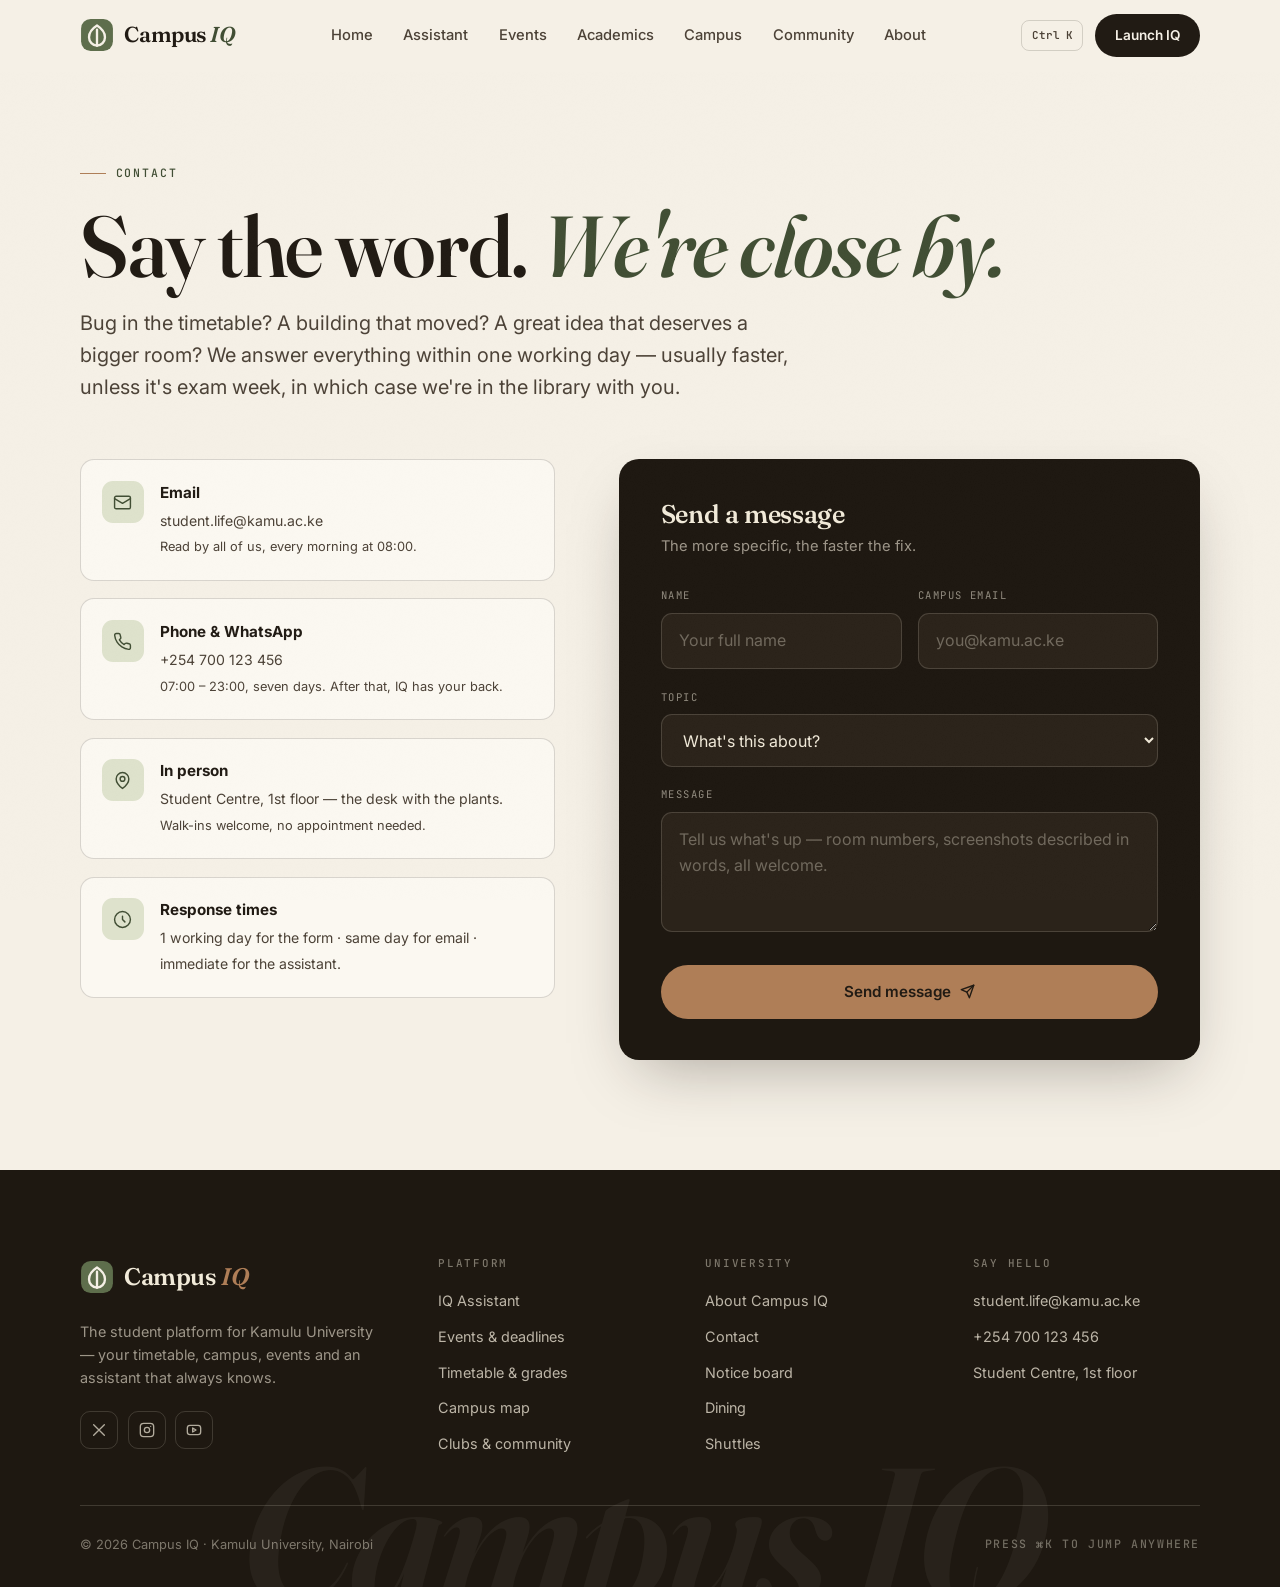
<file: contact.html>
<!DOCTYPE html>
<html lang="en">
<head>
  <meta charset="UTF-8">
  <meta name="viewport" content="width=device-width, initial-scale=1.0">
  <title>Contact — Campus IQ</title>
  <meta name="description" content="Contact the Campus IQ team — Student Centre, 1st floor, Kamulu University. We reply within one working day.">
  <link rel="icon" href="data:image/svg+xml,%3Csvg xmlns='http://www.w3.org/2000/svg' viewBox='0 0 32 32'%3E%3Crect width='32' height='32' rx='9' fill='%235E6E4C'/%3E%3Cpath d='M16 7c-5 3.2-7.5 7-7.5 11 0 4.5 3.4 8 7.5 8s7.5-3.5 7.5-8c0-4-2.5-7.8-7.5-11Z' fill='none' stroke='%23F5F0E6' stroke-width='2.4'/%3E%3Cpath d='M16 11v15' stroke='%23F5F0E6' stroke-width='2.4'/%3E%3C/svg%3E">
  <link rel="preconnect" href="https://fonts.googleapis.com">
  <link rel="preconnect" href="https://fonts.gstatic.com" crossorigin>
  <link href="https://fonts.googleapis.com/css2?family=Fraunces:ital,opsz,wght@0,9..144,400..700;1,9..144,400..700&family=Inter:wght@400;500;600;700&family=JetBrains+Mono:wght@400;500;600&display=swap" rel="stylesheet">
  <link rel="stylesheet" href="css/styles.css">
</head>
<body data-page="contact">

  <!-- ===================== HEADER ===================== -->
  <header class="site-header" id="siteHeader">
    <div class="container header-inner">
      <a class="brand" href="index.html" aria-label="Campus IQ — home">
        <svg class="brand-mark" viewBox="0 0 32 32" aria-hidden="true"><rect x="1" y="1" width="30" height="30" rx="9" fill="#5E6E4C"/><path d="M16 7c-5 3.2-7.5 7-7.5 11 0 4.5 3.4 8 7.5 8s7.5-3.5 7.5-8c0-4-2.5-7.8-7.5-11Z" fill="none" stroke="#F5F0E6" stroke-width="2.2" stroke-linejoin="round"/><path d="M16 11v15" stroke="#F5F0E6" stroke-width="2.2" stroke-linecap="round"/></svg>
        <span class="brand-name">Campus <em>IQ</em></span>
      </a>
      <nav class="main-nav" aria-label="Primary">
        <a class="nav-link" href="index.html">Home</a>
        <a class="nav-link" href="assistant.html">Assistant</a>
        <a class="nav-link" href="events.html">Events</a>
        <a class="nav-link" href="academics.html">Academics</a>
        <a class="nav-link" href="campus.html">Campus</a>
        <a class="nav-link" href="community.html">Community</a>
        <a class="nav-link" href="about.html">About</a>
      </nav>
      <div class="header-actions">
        <span class="kbd-hint" data-open-palette title="Open quick navigation"><kbd>⌘</kbd><kbd>K</kbd></span>
        <a class="btn btn-primary btn-sm" href="assistant.html">Launch IQ</a>
        <button class="nav-toggle" id="navToggle" aria-label="Open menu" aria-expanded="false" aria-controls="mobileMenu"><span></span><span></span><span></span></button>
      </div>
    </div>
  </header>

  <div class="mobile-menu" id="mobileMenu">
    <nav aria-label="Mobile">
      <a class="m-link" href="index.html"><span class="m-num">01</span>Home</a>
      <a class="m-link" href="assistant.html"><span class="m-num">02</span>Assistant</a>
      <a class="m-link" href="events.html"><span class="m-num">03</span>Events</a>
      <a class="m-link" href="academics.html"><span class="m-num">04</span>Academics</a>
      <a class="m-link" href="campus.html"><span class="m-num">05</span>Campus</a>
      <a class="m-link" href="community.html"><span class="m-num">06</span>Community</a>
      <a class="m-link" href="about.html"><span class="m-num">07</span>About</a>
      <a class="m-link active" href="contact.html"><span class="m-num">08</span>Contact</a>
    </nav>
    <div class="mobile-menu-foot">
      <span>Kamulu University · 2026</span>
      <span class="mono">Nairobi, KE</span>
    </div>
  </div>

  <main>
    <section class="page-hero">
      <div class="container">
        <span class="kicker">Contact</span>
        <h1 class="display-xl" style="margin-top:1.2rem">Say the word. <span class="accent" style="font-style:italic;color:var(--moss-deep)">We're close by.</span></h1>
        <p class="lead">Bug in the timetable? A building that moved? A great idea that deserves a bigger room? We answer everything within one working day — usually faster, unless it's exam week, in which case we're in the library with you.</p>
      </div>
    </section>

    <section class="section--tight" style="padding-top:0; padding-bottom:clamp(64px,9vw,110px)">
      <div class="container">
        <div class="contact-layout">
          <div class="contact-info">
            <div class="contact-item reveal">
              <div class="ci-icon">
                <svg width="19" height="19" viewBox="0 0 24 24" fill="none" stroke="currentColor" stroke-width="1.8" stroke-linecap="round" stroke-linejoin="round"><rect x="2" y="4" width="20" height="16" rx="2"/><path d="m22 7-10 6L2 7"/></svg>
              </div>
              <div>
                <b>Email</b>
                <a href="mailto:student.life@kamu.ac.ke">student.life@kamu.ac.ke</a><br>
                <span style="font-size:.8rem">Read by all of us, every morning at 08:00.</span>
              </div>
            </div>
            <div class="contact-item reveal" data-delay="1">
              <div class="ci-icon">
                <svg width="19" height="19" viewBox="0 0 24 24" fill="none" stroke="currentColor" stroke-width="1.8" stroke-linecap="round" stroke-linejoin="round"><path d="M22 16.92v3a2 2 0 0 1-2.18 2 19.79 19.79 0 0 1-8.63-3.07 19.5 19.5 0 0 1-6-6 19.79 19.79 0 0 1-3.07-8.67A2 2 0 0 1 4.11 2h3a2 2 0 0 1 2 1.72c.13.96.36 1.9.7 2.81a2 2 0 0 1-.45 2.11L8.09 9.91a16 16 0 0 0 6 6l1.27-1.27a2 2 0 0 1 2.11-.45c.91.34 1.85.57 2.81.7A2 2 0 0 1 22 16.92Z"/></svg>
              </div>
              <div>
                <b>Phone &amp; WhatsApp</b>
                <a href="tel:+254700123456">+254 700 123 456</a><br>
                <span style="font-size:.8rem">07:00 – 23:00, seven days. After that, IQ has your back.</span>
              </div>
            </div>
            <div class="contact-item reveal" data-delay="2">
              <div class="ci-icon">
                <svg width="19" height="19" viewBox="0 0 24 24" fill="none" stroke="currentColor" stroke-width="1.8" stroke-linecap="round" stroke-linejoin="round"><path d="M20 10c0 6-8 12-8 12s-8-6-8-12a8 8 0 0 1 16 0Z"/><circle cx="12" cy="10" r="3"/></svg>
              </div>
              <div>
                <b>In person</b>
                <span>Student Centre, 1st floor — the desk with the plants.</span><br>
                <span style="font-size:.8rem">Walk-ins welcome, no appointment needed.</span>
              </div>
            </div>
            <div class="contact-item reveal" data-delay="3">
              <div class="ci-icon">
                <svg width="19" height="19" viewBox="0 0 24 24" fill="none" stroke="currentColor" stroke-width="1.8" stroke-linecap="round" stroke-linejoin="round"><path d="M12 8v4l3 3"/><circle cx="12" cy="12" r="10"/></svg>
              </div>
              <div>
                <b>Response times</b>
                <span>1 working day for the form · same day for email · immediate for the assistant.</span>
              </div>
            </div>
          </div>

          <div class="form-card reveal" data-delay="1">
            <form class="form-body" data-form data-success="Message sent — we'll get back to you within one working day.">
              <h3 class="f-title">Send a message</h3>
              <p class="f-sub">The more specific, the faster the fix.</p>
              <div class="form-row">
                <div class="field">
                  <label for="cName">Name</label>
                  <input id="cName" type="text" required placeholder="Your full name">
                  <div class="f-err">We'd love to know who's writing.</div>
                </div>
                <div class="field">
                  <label for="cEmail">Campus email</label>
                  <input id="cEmail" type="email" required placeholder="you@kamu.ac.ke">
                  <div class="f-err">A valid campus email is required.</div>
                </div>
              </div>
              <div class="field">
                <label for="cTopic">Topic</label>
                <select id="cTopic" required>
                  <option value="" selected disabled>What's this about?</option>
                  <option>Bug or wrong information</option>
                  <option>Timetable / grades issue</option>
                  <option>Campus map correction</option>
                  <option>Feature idea</option>
                  <option>Partnership / press</option>
                  <option>Something else</option>
                </select>
                <div class="f-err">Pick the closest topic.</div>
              </div>
              <div class="field">
                <label for="cMsg">Message</label>
                <textarea id="cMsg" required placeholder="Tell us what's up — room numbers, screenshots described in words, all welcome."></textarea>
                <div class="f-err">A few words is all we need to start.</div>
              </div>
              <button class="btn btn-clay" type="submit">Send message
                <svg width="15" height="15" viewBox="0 0 24 24" fill="none" stroke="currentColor" stroke-width="2.2" stroke-linecap="round" stroke-linejoin="round"><path d="m22 2-7 20-4-9-9-4Z"/><path d="M22 2 11 13"/></svg>
              </button>
            </form>
            <div class="form-success">
              <div class="success-ring">
                <svg width="30" height="30" viewBox="0 0 24 24" fill="none" stroke="currentColor" stroke-width="2.4" stroke-linecap="round" stroke-linejoin="round"><path d="M20 6 9 17l-5-5"/></svg>
              </div>
              <h3>Got it.</h3>
              <p>Your message is in the inbox. We reply within one working day — and if it's a map or timetable fix, expect it before the next morning sync.</p>
              <span class="ref">Ref CIQ-XXXXX</span>
            </div>
          </div>
        </div>
      </div>
    </section>
  </main>

  <!-- ===================== FOOTER ===================== -->
  <footer class="site-footer">
    <div class="container">
      <div class="footer-grid">
        <div class="footer-brand">
          <a class="brand" href="index.html" aria-label="Campus IQ — home">
            <svg class="brand-mark" viewBox="0 0 32 32" aria-hidden="true"><rect x="1" y="1" width="30" height="30" rx="9" fill="#5E6E4C"/><path d="M16 7c-5 3.2-7.5 7-7.5 11 0 4.5 3.4 8 7.5 8s7.5-3.5 7.5-8c0-4-2.5-7.8-7.5-11Z" fill="none" stroke="#F5F0E6" stroke-width="2.2" stroke-linejoin="round"/><path d="M16 11v15" stroke="#F5F0E6" stroke-width="2.2" stroke-linecap="round"/></svg>
            <span class="brand-name">Campus <em>IQ</em></span>
          </a>
          <p>The student platform for Kamulu University — your timetable, campus, events and an assistant that always knows.</p>
          <div class="footer-social">
            <a href="#" aria-label="X (Twitter)"><svg width="16" height="16" viewBox="0 0 24 24" fill="none" stroke="currentColor" stroke-width="2" stroke-linecap="round"><path d="M4 4l16 16M20 4L4 20"/></svg></a>
            <a href="#" aria-label="Instagram"><svg width="16" height="16" viewBox="0 0 24 24" fill="none" stroke="currentColor" stroke-width="2" stroke-linecap="round" stroke-linejoin="round"><rect x="2" y="2" width="20" height="20" rx="5"/><circle cx="12" cy="12" r="4"/><path d="M17.5 6.5h.01"/></svg></a>
            <a href="#" aria-label="YouTube"><svg width="16" height="16" viewBox="0 0 24 24" fill="none" stroke="currentColor" stroke-width="2" stroke-linecap="round" stroke-linejoin="round"><rect x="2" y="5" width="20" height="14" rx="4"/><path d="m10 9 5 3-5 3V9Z"/></svg></a>
          </div>
        </div>
        <div class="footer-col">
          <h4>Platform</h4>
          <ul>
            <li><a href="assistant.html">IQ Assistant</a></li>
            <li><a href="events.html">Events & deadlines</a></li>
            <li><a href="academics.html">Timetable & grades</a></li>
            <li><a href="campus.html">Campus map</a></li>
            <li><a href="community.html">Clubs & community</a></li>
          </ul>
        </div>
        <div class="footer-col">
          <h4>University</h4>
          <ul>
            <li><a href="about.html">About Campus IQ</a></li>
            <li><a href="contact.html">Contact</a></li>
            <li><a href="community.html">Notice board</a></li>
            <li><a href="campus.html#dining">Dining</a></li>
            <li><a href="campus.html#shuttles">Shuttles</a></li>
          </ul>
        </div>
        <div class="footer-col">
          <h4>Say hello</h4>
          <ul>
            <li><a href="mailto:student.life@kamu.ac.ke">student.life@kamu.ac.ke</a></li>
            <li><a href="tel:+254700123456">+254 700 123 456</a></li>
            <li><a href="campus.html">Student Centre, 1st floor</a></li>
          </ul>
        </div>
      </div>
      <div class="footer-bottom">
        <span>© <span data-year>2026</span> Campus IQ · Kamulu University, Nairobi</span>
        <span class="mono">Press ⌘K to jump anywhere</span>
      </div>
    </div>
  </footer>

  <!-- ===================== COMMAND PALETTE ===================== -->
  <div class="palette" id="palette" role="dialog" aria-modal="true" aria-label="Quick navigation">
    <div class="palette-panel">
      <div class="palette-input-wrap">
        <svg width="18" height="18" viewBox="0 0 24 24" fill="none" stroke="currentColor" stroke-width="2" stroke-linecap="round"><circle cx="11" cy="11" r="7"/><path d="m21 21-4.3-4.3"/></svg>
        <input type="text" placeholder="Jump to a page or service…" aria-label="Search">
      </div>
      <div class="palette-list"></div>
      <div class="palette-foot"><span><b>↑ ↓</b> navigate</span><span><b>↵</b> open</span><span><b>esc</b> close</span></div>
    </div>
  </div>

  <script src="js/main.js"></script>
</body>
</html>
</file>
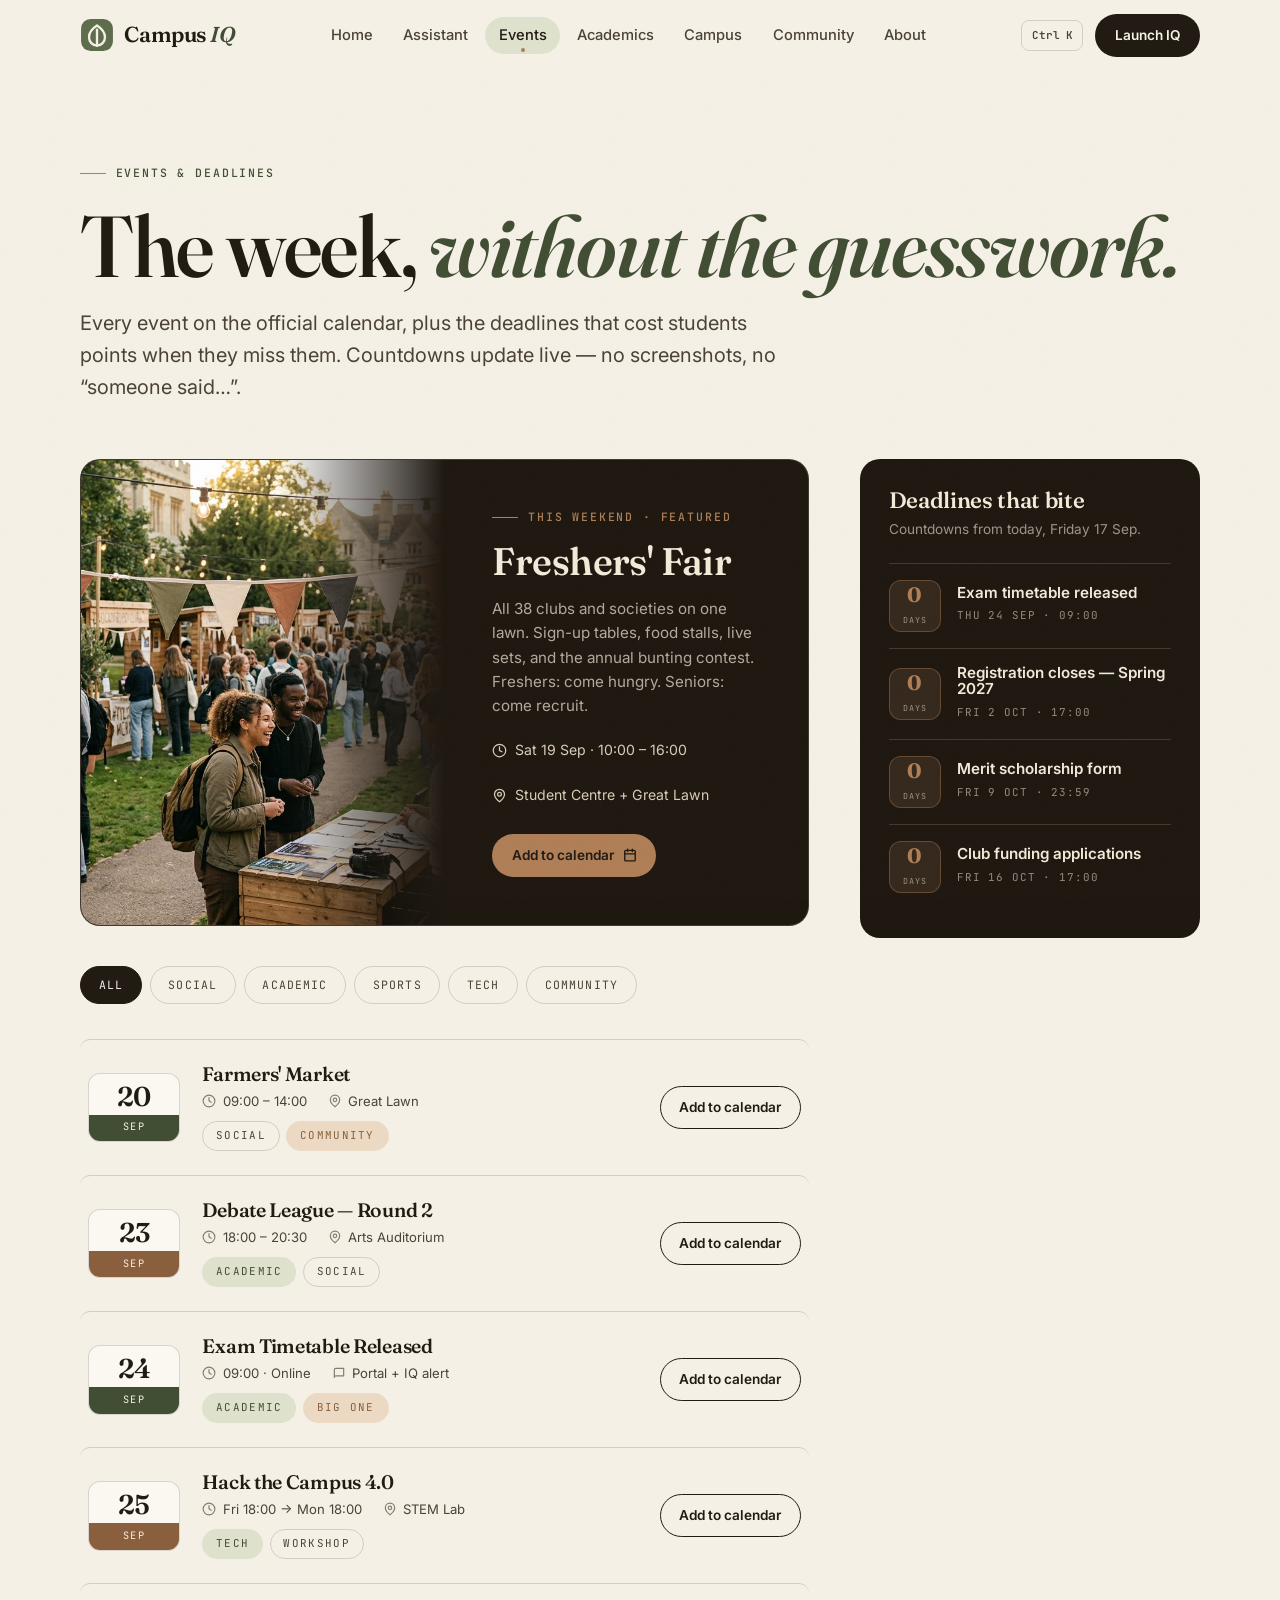
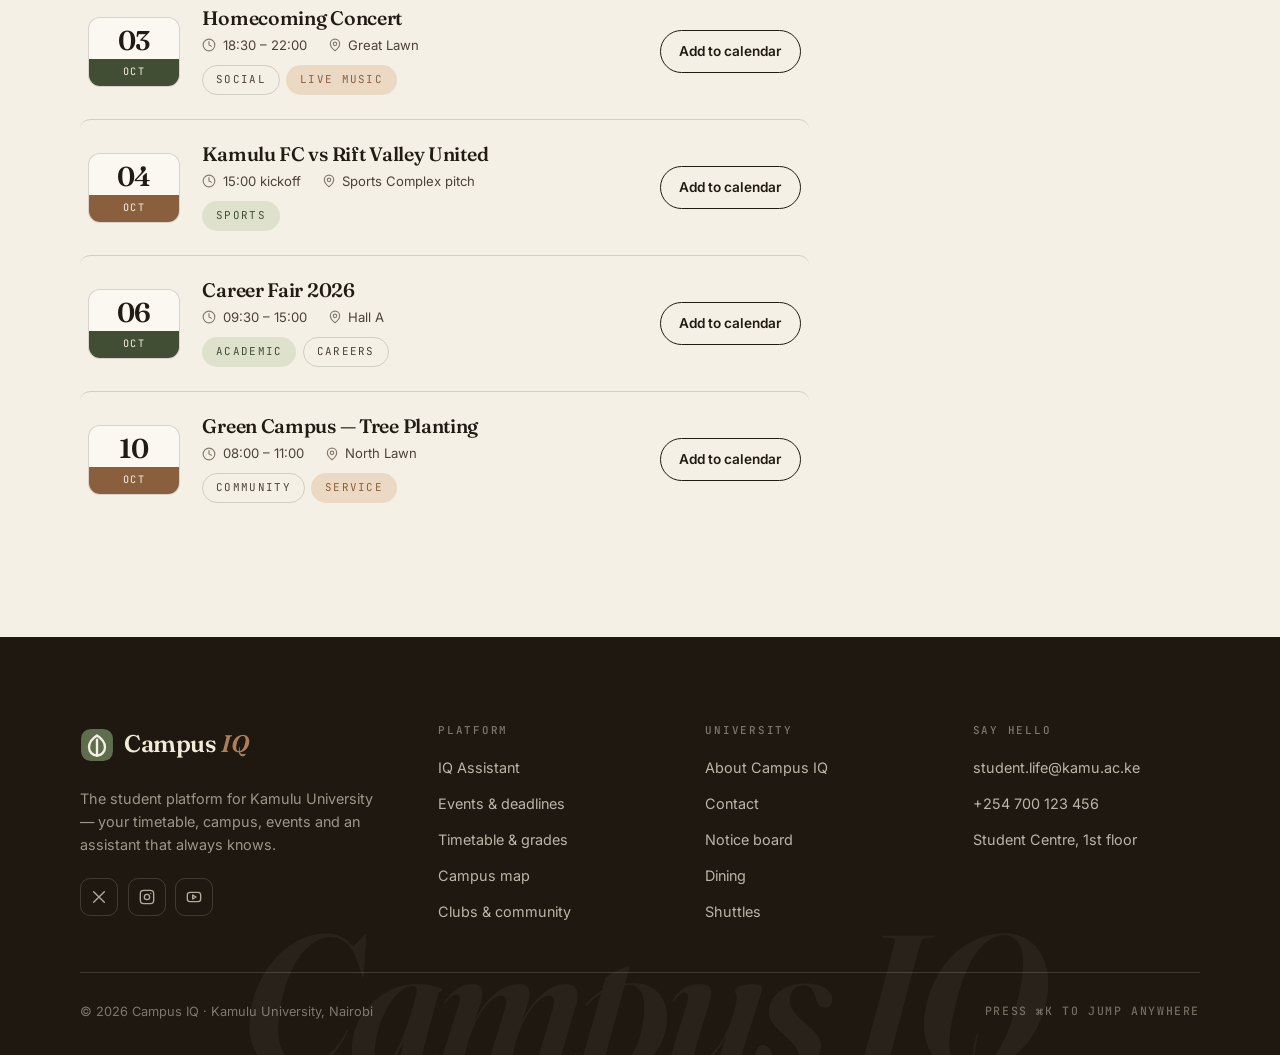
<file: events.html>
<!DOCTYPE html>
<html lang="en">
<head>
  <meta charset="UTF-8">
  <meta name="viewport" content="width=device-width, initial-scale=1.0">
  <title>Events & Deadlines — Campus IQ</title>
  <meta name="description" content="Every event at Kamulu University with live countdowns on the deadlines that matter. Add any event to your calendar in one tap.">
  <link rel="icon" href="data:image/svg+xml,%3Csvg xmlns='http://www.w3.org/2000/svg' viewBox='0 0 32 32'%3E%3Crect width='32' height='32' rx='9' fill='%235E6E4C'/%3E%3Cpath d='M16 7c-5 3.2-7.5 7-7.5 11 0 4.5 3.4 8 7.5 8s7.5-3.5 7.5-8c0-4-2.5-7.8-7.5-11Z' fill='none' stroke='%23F5F0E6' stroke-width='2.4'/%3E%3Cpath d='M16 11v15' stroke='%23F5F0E6' stroke-width='2.4'/%3E%3C/svg%3E">
  <link rel="preconnect" href="https://fonts.googleapis.com">
  <link rel="preconnect" href="https://fonts.gstatic.com" crossorigin>
  <link href="https://fonts.googleapis.com/css2?family=Fraunces:ital,opsz,wght@0,9..144,400..700;1,9..144,400..700&family=Inter:wght@400;500;600;700&family=JetBrains+Mono:wght@400;500;600&display=swap" rel="stylesheet">
  <link rel="stylesheet" href="css/styles.css">
</head>
<body data-page="events">

  <!-- ===================== HEADER ===================== -->
  <header class="site-header" id="siteHeader">
    <div class="container header-inner">
      <a class="brand" href="index.html" aria-label="Campus IQ — home">
        <svg class="brand-mark" viewBox="0 0 32 32" aria-hidden="true"><rect x="1" y="1" width="30" height="30" rx="9" fill="#5E6E4C"/><path d="M16 7c-5 3.2-7.5 7-7.5 11 0 4.5 3.4 8 7.5 8s7.5-3.5 7.5-8c0-4-2.5-7.8-7.5-11Z" fill="none" stroke="#F5F0E6" stroke-width="2.2" stroke-linejoin="round"/><path d="M16 11v15" stroke="#F5F0E6" stroke-width="2.2" stroke-linecap="round"/></svg>
        <span class="brand-name">Campus <em>IQ</em></span>
      </a>
      <nav class="main-nav" aria-label="Primary">
        <a class="nav-link" href="index.html">Home</a>
        <a class="nav-link" href="assistant.html">Assistant</a>
        <a class="nav-link active" href="events.html">Events</a>
        <a class="nav-link" href="academics.html">Academics</a>
        <a class="nav-link" href="campus.html">Campus</a>
        <a class="nav-link" href="community.html">Community</a>
        <a class="nav-link" href="about.html">About</a>
      </nav>
      <div class="header-actions">
        <span class="kbd-hint" data-open-palette title="Open quick navigation"><kbd>⌘</kbd><kbd>K</kbd></span>
        <a class="btn btn-primary btn-sm" href="assistant.html">Launch IQ</a>
        <button class="nav-toggle" id="navToggle" aria-label="Open menu" aria-expanded="false" aria-controls="mobileMenu"><span></span><span></span><span></span></button>
      </div>
    </div>
  </header>

  <div class="mobile-menu" id="mobileMenu">
    <nav aria-label="Mobile">
      <a class="m-link" href="index.html"><span class="m-num">01</span>Home</a>
      <a class="m-link" href="assistant.html"><span class="m-num">02</span>Assistant</a>
      <a class="m-link active" href="events.html"><span class="m-num">03</span>Events</a>
      <a class="m-link" href="academics.html"><span class="m-num">04</span>Academics</a>
      <a class="m-link" href="campus.html"><span class="m-num">05</span>Campus</a>
      <a class="m-link" href="community.html"><span class="m-num">06</span>Community</a>
      <a class="m-link" href="about.html"><span class="m-num">07</span>About</a>
      <a class="m-link" href="contact.html"><span class="m-num">08</span>Contact</a>
    </nav>
    <div class="mobile-menu-foot">
      <span>Kamulu University · 2026</span>
      <span class="mono">Nairobi, KE</span>
    </div>
  </div>

  <main>
    <section class="page-hero">
      <div class="container">
        <span class="kicker">Events & Deadlines</span>
        <h1 class="display-xl" style="margin-top:1.2rem">The week, <span class="accent" style="font-style:italic;color:var(--moss-deep)">without the guesswork.</span></h1>
        <p class="lead">Every event on the official calendar, plus the deadlines that cost students points when they miss them. Countdowns update live — no screenshots, no “someone said…”.</p>
      </div>
    </section>

    <section class="section--tight" style="padding-top:0; padding-bottom:clamp(64px,9vw,110px)">
      <div class="container">
        <div class="events-layout">
          <div>
            <!-- Featured event -->
            <div class="event-feature reveal">
              <div class="event-feature-media">
                <img src="assets/img/community-life.jpg" alt="The Freshers Fair on the Great Lawn">
              </div>
              <div class="event-feature-body">
                <span class="kicker">This weekend · Featured</span>
                <h3>Freshers' Fair</h3>
                <p>All 38 clubs and societies on one lawn. Sign-up tables, food stalls, live sets, and the annual bunting contest. Freshers: come hungry. Seniors: come recruit.</p>
                <div class="event-feature-meta">
                  <span><svg width="15" height="15" viewBox="0 0 24 24" fill="none" stroke="currentColor" stroke-width="2" stroke-linecap="round"><circle cx="12" cy="12" r="10"/><path d="M12 6v6l4 2"/></svg> Sat 19 Sep · 10:00 – 16:00</span>
                  <span><svg width="15" height="15" viewBox="0 0 24 24" fill="none" stroke="currentColor" stroke-width="2" stroke-linecap="round" stroke-linejoin="round"><path d="M20 10c0 6-8 12-8 12s-8-6-8-12a8 8 0 0 1 16 0Z"/><circle cx="12" cy="10" r="3"/></svg> Student Centre + Great Lawn</span>
                </div>
                <div>
                  <button class="btn btn-clay btn-sm" onclick="CIQ.downloadICS({title:&quot;Freshers Fair&quot;, start:&quot;2026-09-19 10:00&quot;, end:&quot;2026-09-19 16:00&quot;, location:&quot;Student Centre + Great Lawn&quot;, desc:&quot;All 38 clubs, food stalls and live sets.&quot;})">Add to calendar
                    <svg width="14" height="14" viewBox="0 0 24 24" fill="none" stroke="currentColor" stroke-width="2.4" stroke-linecap="round" stroke-linejoin="round"><rect x="3" y="4" width="18" height="18" rx="2"/><path d="M16 2v4M8 2v4M3 10h18"/></svg>
                  </button>
                </div>
              </div>
            </div>

            <!-- Filters -->
            <div class="filter-row" role="tablist" aria-label="Filter events">
              <button class="filter-btn active" data-filter="all">All</button>
              <button class="filter-btn" data-filter="social">Social</button>
              <button class="filter-btn" data-filter="academic">Academic</button>
              <button class="filter-btn" data-filter="sports">Sports</button>
              <button class="filter-btn" data-filter="tech">Tech</button>
              <button class="filter-btn" data-filter="community">Community</button>
            </div>

            <!-- Event list -->
            <div class="event-list">
              <div class="event-row" data-tags="social community">
                <div class="date-block"><div class="db-day">20</div><div class="db-mon">Sep</div></div>
                <div class="event-info">
                  <h3>Farmers' Market</h3>
                  <div class="event-meta">
                    <span><svg width="14" height="14" viewBox="0 0 24 24" fill="none" stroke="currentColor" stroke-width="2" stroke-linecap="round"><circle cx="12" cy="12" r="10"/><path d="M12 6v6l4 2"/></svg> 09:00 – 14:00</span>
                    <span><svg width="14" height="14" viewBox="0 0 24 24" fill="none" stroke="currentColor" stroke-width="2" stroke-linecap="round" stroke-linejoin="round"><path d="M20 10c0 6-8 12-8 12s-8-6-8-12a8 8 0 0 1 16 0Z"/><circle cx="12" cy="10" r="3"/></svg> Great Lawn</span>
                  </div>
                  <div class="event-tags"><span class="chip">Social</span><span class="chip chip--clay">Community</span></div>
                </div>
                <div class="event-actions">
                  <button class="btn btn-outline btn-sm" onclick="CIQ.downloadICS({title:&quot;Farmers Market&quot;, start:&quot;2026-09-20 09:00&quot;, end:&quot;2026-09-20 14:00&quot;, location:&quot;Great Lawn&quot;, desc:&quot;Campus food makers and local farmers.&quot;})">Add to calendar</button>
                </div>
              </div>

              <div class="event-row event-row--clay" data-tags="academic social">
                <div class="date-block"><div class="db-day">23</div><div class="db-mon">Sep</div></div>
                <div class="event-info">
                  <h3>Debate League — Round 2</h3>
                  <div class="event-meta">
                    <span><svg width="14" height="14" viewBox="0 0 24 24" fill="none" stroke="currentColor" stroke-width="2" stroke-linecap="round"><circle cx="12" cy="12" r="10"/><path d="M12 6v6l4 2"/></svg> 18:00 – 20:30</span>
                    <span><svg width="14" height="14" viewBox="0 0 24 24" fill="none" stroke="currentColor" stroke-width="2" stroke-linecap="round" stroke-linejoin="round"><path d="M20 10c0 6-8 12-8 12s-8-6-8-12a8 8 0 0 1 16 0Z"/><circle cx="12" cy="10" r="3"/></svg> Arts Auditorium</span>
                  </div>
                  <div class="event-tags"><span class="chip chip--solid">Academic</span><span class="chip">Social</span></div>
                </div>
                <div class="event-actions">
                  <button class="btn btn-outline btn-sm" onclick="CIQ.downloadICS({title:&quot;Debate League Round 2&quot;, start:&quot;2026-09-23 18:00&quot;, end:&quot;2026-09-23 20:30&quot;, location:&quot;Arts Auditorium&quot;, desc:&quot;Should campuses be car-free? Six teams.&quot;})">Add to calendar</button>
                </div>
              </div>

              <div class="event-row" data-tags="academic">
                <div class="date-block"><div class="db-day">24</div><div class="db-mon">Sep</div></div>
                <div class="event-info">
                  <h3>Exam Timetable Released</h3>
                  <div class="event-meta">
                    <span><svg width="14" height="14" viewBox="0 0 24 24" fill="none" stroke="currentColor" stroke-width="2" stroke-linecap="round"><circle cx="12" cy="12" r="10"/><path d="M12 6v6l4 2"/></svg> 09:00 · Online</span>
                    <span><svg width="14" height="14" viewBox="0 0 24 24" fill="none" stroke="currentColor" stroke-width="2" stroke-linecap="round" stroke-linejoin="round"><path d="M4 19.5A2.5 2.5 0 0 1 6.5 17H20V4H6.5A2.5 2.5 0 0 0 4 6.5v13Z"/></svg> Portal + IQ alert</span>
                  </div>
                  <div class="event-tags"><span class="chip chip--solid">Academic</span><span class="chip chip--clay">Big one</span></div>
                </div>
                <div class="event-actions">
                  <button class="btn btn-outline btn-sm" onclick="CIQ.downloadICS({title:&quot;Exam Timetable Released — check it&quot;, start:&quot;2026-09-24 09:00&quot;, end:&quot;2026-09-24 10:00&quot;, location:&quot;Student Portal&quot;, desc:&quot;IQ will flag it the moment it is live.&quot;})">Add to calendar</button>
                </div>
              </div>

              <div class="event-row event-row--clay" data-tags="tech">
                <div class="date-block"><div class="db-day">25</div><div class="db-mon">Sep</div></div>
                <div class="event-info">
                  <h3>Hack the Campus 4.0</h3>
                  <div class="event-meta">
                    <span><svg width="14" height="14" viewBox="0 0 24 24" fill="none" stroke="currentColor" stroke-width="2" stroke-linecap="round"><circle cx="12" cy="12" r="10"/><path d="M12 6v6l4 2"/></svg> Fri 18:00 → Mon 18:00</span>
                    <span><svg width="14" height="14" viewBox="0 0 24 24" fill="none" stroke="currentColor" stroke-width="2" stroke-linecap="round" stroke-linejoin="round"><path d="M20 10c0 6-8 12-8 12s-8-6-8-12a8 8 0 0 1 16 0Z"/><circle cx="12" cy="10" r="3"/></svg> STEM Lab</span>
                  </div>
                  <div class="event-tags"><span class="chip chip--solid">Tech</span><span class="chip">Workshop</span></div>
                </div>
                <div class="event-actions">
                  <button class="btn btn-outline btn-sm" onclick="CIQ.downloadICS({title:&quot;Hack the Campus 4.0 — Kickoff&quot;, start:&quot;2026-09-25 18:00&quot;, end:&quot;2026-09-28 18:00&quot;, location:&quot;STEM Lab&quot;, desc:&quot;36 hours, 50 teams, KSh 200k prize pool.&quot;})">Add to calendar</button>
                </div>
              </div>

              <div class="event-row" data-tags="social">
                <div class="date-block"><div class="db-day">03</div><div class="db-mon">Oct</div></div>
                <div class="event-info">
                  <h3>Homecoming Concert</h3>
                  <div class="event-meta">
                    <span><svg width="14" height="14" viewBox="0 0 24 24" fill="none" stroke="currentColor" stroke-width="2" stroke-linecap="round"><circle cx="12" cy="12" r="10"/><path d="M12 6v6l4 2"/></svg> 18:30 – 22:00</span>
                    <span><svg width="14" height="14" viewBox="0 0 24 24" fill="none" stroke="currentColor" stroke-width="2" stroke-linecap="round" stroke-linejoin="round"><path d="M20 10c0 6-8 12-8 12s-8-6-8-12a8 8 0 0 1 16 0Z"/><circle cx="12" cy="10" r="3"/></svg> Great Lawn</span>
                  </div>
                  <div class="event-tags"><span class="chip">Social</span><span class="chip chip--clay">Live music</span></div>
                </div>
                <div class="event-actions">
                  <button class="btn btn-outline btn-sm" onclick="CIQ.downloadICS({title:&quot;Homecoming Concert&quot;, start:&quot;2026-10-03 18:30&quot;, end:&quot;2026-10-03 22:00&quot;, location:&quot;Great Lawn&quot;, desc:&quot;Alumni band plus student open stage.&quot;})">Add to calendar</button>
                </div>
              </div>

              <div class="event-row event-row--clay" data-tags="sports">
                <div class="date-block"><div class="db-day">04</div><div class="db-mon">Oct</div></div>
                <div class="event-info">
                  <h3>Kamulu FC vs Rift Valley United</h3>
                  <div class="event-meta">
                    <span><svg width="14" height="14" viewBox="0 0 24 24" fill="none" stroke="currentColor" stroke-width="2" stroke-linecap="round"><circle cx="12" cy="12" r="10"/><path d="M12 6v6l4 2"/></svg> 15:00 kickoff</span>
                    <span><svg width="14" height="14" viewBox="0 0 24 24" fill="none" stroke="currentColor" stroke-width="2" stroke-linecap="round" stroke-linejoin="round"><path d="M20 10c0 6-8 12-8 12s-8-6-8-12a8 8 0 0 1 16 0Z"/><circle cx="12" cy="10" r="3"/></svg> Sports Complex pitch</span>
                  </div>
                  <div class="event-tags"><span class="chip chip--solid">Sports</span></div>
                </div>
                <div class="event-actions">
                  <button class="btn btn-outline btn-sm" onclick="CIQ.downloadICS({title:&quot;Kamulu FC vs Rift Valley United&quot;, start:&quot;2026-10-04 15:00&quot;, end:&quot;2026-10-04 17:00&quot;, location:&quot;Sports Complex pitch&quot;, desc:&quot;Inter-varsity football.&quot;})">Add to calendar</button>
                </div>
              </div>

              <div class="event-row" data-tags="academic">
                <div class="date-block"><div class="db-day">06</div><div class="db-mon">Oct</div></div>
                <div class="event-info">
                  <h3>Career Fair 2026</h3>
                  <div class="event-meta">
                    <span><svg width="14" height="14" viewBox="0 0 24 24" fill="none" stroke="currentColor" stroke-width="2" stroke-linecap="round"><circle cx="12" cy="12" r="10"/><path d="M12 6v6l4 2"/></svg> 09:30 – 15:00</span>
                    <span><svg width="14" height="14" viewBox="0 0 24 24" fill="none" stroke="currentColor" stroke-width="2" stroke-linecap="round" stroke-linejoin="round"><path d="M20 10c0 6-8 12-8 12s-8-6-8-12a8 8 0 0 1 16 0Z"/><circle cx="12" cy="10" r="3"/></svg> Hall A</span>
                  </div>
                  <div class="event-tags"><span class="chip chip--solid">Academic</span><span class="chip">Careers</span></div>
                </div>
                <div class="event-actions">
                  <button class="btn btn-outline btn-sm" onclick="CIQ.downloadICS({title:&quot;Career Fair 2026&quot;, start:&quot;2026-10-06 09:30&quot;, end:&quot;2026-10-06 15:00&quot;, location:&quot;Hall A&quot;, desc:&quot;40+ employers, drop-in interviews from 13:00.&quot;})">Add to calendar</button>
                </div>
              </div>

              <div class="event-row event-row--clay" data-tags="community">
                <div class="date-block"><div class="db-day">10</div><div class="db-mon">Oct</div></div>
                <div class="event-info">
                  <h3>Green Campus — Tree Planting</h3>
                  <div class="event-meta">
                    <span><svg width="14" height="14" viewBox="0 0 24 24" fill="none" stroke="currentColor" stroke-width="2" stroke-linecap="round"><circle cx="12" cy="12" r="10"/><path d="M12 6v6l4 2"/></svg> 08:00 – 11:00</span>
                    <span><svg width="14" height="14" viewBox="0 0 24 24" fill="none" stroke="currentColor" stroke-width="2" stroke-linecap="round" stroke-linejoin="round"><path d="M20 10c0 6-8 12-8 12s-8-6-8-12a8 8 0 0 1 16 0Z"/><circle cx="12" cy="10" r="3"/></svg> North Lawn</span>
                  </div>
                  <div class="event-tags"><span class="chip">Community</span><span class="chip chip--clay">Service</span></div>
                </div>
                <div class="event-actions">
                  <button class="btn btn-outline btn-sm" onclick="CIQ.downloadICS({title:&quot;Green Campus Tree Planting&quot;, start:&quot;2026-10-10 08:00&quot;, end:&quot;2026-10-10 11:00&quot;, location:&quot;North Lawn&quot;, desc:&quot;200 indigenous seedlings, gloves provided.&quot;})">Add to calendar</button>
                </div>
              </div>

              <p id="eventsEmpty" hidden style="text-align:center; padding:3rem 1rem; color:var(--stone);">Nothing in this category right now — check back after Monday's sync.</p>
            </div>
          </div>

          <!-- Deadlines sidebar -->
          <aside>
            <div class="deadline-card reveal">
              <h3>Deadlines that bite</h3>
              <p class="dc-sub">Countdowns from today, Friday 17 Sep.</p>

              <div class="deadline-item" data-countdown="2026-09-24">
                <div class="deadline-count"><b>7</b><small>days</small></div>
                <div>
                  <h4>Exam timetable released</h4>
                  <span class="dl-date">Thu 24 Sep · 09:00</span>
                </div>
              </div>
              <div class="deadline-item" data-countdown="2026-10-02">
                <div class="deadline-count"><b>15</b><small>days</small></div>
                <div>
                  <h4>Registration closes — Spring 2027</h4>
                  <span class="dl-date">Fri 2 Oct · 17:00</span>
                </div>
              </div>
              <div class="deadline-item" data-countdown="2026-10-09">
                <div class="deadline-count"><b>22</b><small>days</small></div>
                <div>
                  <h4>Merit scholarship form</h4>
                  <span class="dl-date">Fri 9 Oct · 23:59</span>
                </div>
              </div>
              <div class="deadline-item" data-countdown="2026-10-16">
                <div class="deadline-count"><b>29</b><small>days</small></div>
                <div>
                  <h4>Club funding applications</h4>
                  <span class="dl-date">Fri 16 Oct · 17:00</span>
                </div>
              </div>
            </div>
          </aside>
        </div>
      </div>
    </section>
  </main>

  <!-- ===================== FOOTER ===================== -->
  <footer class="site-footer">
    <div class="container">
      <div class="footer-grid">
        <div class="footer-brand">
          <a class="brand" href="index.html" aria-label="Campus IQ — home">
            <svg class="brand-mark" viewBox="0 0 32 32" aria-hidden="true"><rect x="1" y="1" width="30" height="30" rx="9" fill="#5E6E4C"/><path d="M16 7c-5 3.2-7.5 7-7.5 11 0 4.5 3.4 8 7.5 8s7.5-3.5 7.5-8c0-4-2.5-7.8-7.5-11Z" fill="none" stroke="#F5F0E6" stroke-width="2.2" stroke-linejoin="round"/><path d="M16 11v15" stroke="#F5F0E6" stroke-width="2.2" stroke-linecap="round"/></svg>
            <span class="brand-name">Campus <em>IQ</em></span>
          </a>
          <p>The student platform for Kamulu University — your timetable, campus, events and an assistant that always knows.</p>
          <div class="footer-social">
            <a href="#" aria-label="X (Twitter)"><svg width="16" height="16" viewBox="0 0 24 24" fill="none" stroke="currentColor" stroke-width="2" stroke-linecap="round"><path d="M4 4l16 16M20 4L4 20"/></svg></a>
            <a href="#" aria-label="Instagram"><svg width="16" height="16" viewBox="0 0 24 24" fill="none" stroke="currentColor" stroke-width="2" stroke-linecap="round" stroke-linejoin="round"><rect x="2" y="2" width="20" height="20" rx="5"/><circle cx="12" cy="12" r="4"/><path d="M17.5 6.5h.01"/></svg></a>
            <a href="#" aria-label="YouTube"><svg width="16" height="16" viewBox="0 0 24 24" fill="none" stroke="currentColor" stroke-width="2" stroke-linecap="round" stroke-linejoin="round"><rect x="2" y="5" width="20" height="14" rx="4"/><path d="m10 9 5 3-5 3V9Z"/></svg></a>
          </div>
        </div>
        <div class="footer-col">
          <h4>Platform</h4>
          <ul>
            <li><a href="assistant.html">IQ Assistant</a></li>
            <li><a href="events.html">Events & deadlines</a></li>
            <li><a href="academics.html">Timetable & grades</a></li>
            <li><a href="campus.html">Campus map</a></li>
            <li><a href="community.html">Clubs & community</a></li>
          </ul>
        </div>
        <div class="footer-col">
          <h4>University</h4>
          <ul>
            <li><a href="about.html">About Campus IQ</a></li>
            <li><a href="contact.html">Contact</a></li>
            <li><a href="community.html">Notice board</a></li>
            <li><a href="campus.html#dining">Dining</a></li>
            <li><a href="campus.html#shuttles">Shuttles</a></li>
          </ul>
        </div>
        <div class="footer-col">
          <h4>Say hello</h4>
          <ul>
            <li><a href="mailto:student.life@kamu.ac.ke">student.life@kamu.ac.ke</a></li>
            <li><a href="tel:+254700123456">+254 700 123 456</a></li>
            <li><a href="campus.html">Student Centre, 1st floor</a></li>
          </ul>
        </div>
      </div>
      <div class="footer-bottom">
        <span>© <span data-year>2026</span> Campus IQ · Kamulu University, Nairobi</span>
        <span class="mono">Press ⌘K to jump anywhere</span>
      </div>
    </div>
  </footer>

  <!-- ===================== COMMAND PALETTE ===================== -->
  <div class="palette" id="palette" role="dialog" aria-modal="true" aria-label="Quick navigation">
    <div class="palette-panel">
      <div class="palette-input-wrap">
        <svg width="18" height="18" viewBox="0 0 24 24" fill="none" stroke="currentColor" stroke-width="2" stroke-linecap="round"><circle cx="11" cy="11" r="7"/><path d="m21 21-4.3-4.3"/></svg>
        <input type="text" placeholder="Jump to a page or service…" aria-label="Search">
      </div>
      <div class="palette-list"></div>
      <div class="palette-foot"><span><b>↑ ↓</b> navigate</span><span><b>↵</b> open</span><span><b>esc</b> close</span></div>
    </div>
  </div>

  <script src="js/main.js"></script>
</body>
</html>
</file>
<file: css/styles.css>
/* ============================================================
   CAMPUS IQ — Design System
   Earthy editorial: cream / ink / moss / clay / stone
   ============================================================ */

/* ---------- Tokens ---------- */
:root {
  /* Earthy palette */
  --paper:      #F5F0E6;   /* cream canvas            */
  --paper-deep: #ECE4D2;   /* deeper cream            */
  --card:       #FBF8F1;   /* raised cream            */
  --ink:        #211B14;   /* warm near-black         */
  --ink-soft:   #4C4237;   /* softened brown-black    */
  --stone:      #857C6E;   /* warm grey               */
  --stone-lt:   #A79E8F;   /* light warm grey         */
  --moss:       #5E6E4C;   /* primary green           */
  --moss-deep:  #414E34;   /* dark green              */
  --moss-tint:  #DEE2CC;   /* pale green wash         */
  --clay:       #AF7E57;   /* warm brown / terracotta */
  --clay-deep:  #8A5F3E;   /* darker clay             */
  --clay-tint:  #EBD9C3;   /* pale clay wash          */
  --sand:       #D9CDB5;   /* sand line / fill        */
  --dark:       #1E1811;   /* black-brown canvas      */
  --dark-2:     #2B231A;   /* lifted black-brown      */
  --cream-on-dark: #F1EAD9;

  /* Lines & shadows */
  --line:        rgba(33, 27, 20, 0.16);
  --line-soft:   rgba(33, 27, 20, 0.08);
  --line-dark:   rgba(241, 234, 217, 0.16);
  --shadow-sm:   0 1px 2px rgba(33, 27, 20, 0.06);
  --shadow-md:   0 10px 30px -12px rgba(33, 27, 20, 0.22);
  --shadow-lg:   0 24px 60px -20px rgba(33, 27, 20, 0.35);

  /* Type */
  --font-display: "Fraunces", Georgia, "Times New Roman", serif;
  --font-body: "Inter", -apple-system, BlinkMacSystemFont, "Segoe UI", sans-serif;
  --font-mono: "JetBrains Mono", "SFMono-Regular", Consolas, monospace;

  /* Geometry */
  --radius: 14px;
  --radius-lg: 20px;
  --header-h: 72px;
  --max-w: 1200px;
  --ease: cubic-bezier(0.22, 1, 0.36, 1);
}

/* ---------- Reset ---------- */
*, *::before, *::after { box-sizing: border-box; margin: 0; padding: 0; }
html { scroll-behavior: smooth; -webkit-text-size-adjust: 100%; }
img, svg, video { display: block; max-width: 100%; }
button, input, select, textarea { font: inherit; color: inherit; }
button { cursor: pointer; background: none; border: none; }
a { color: inherit; text-decoration: none; }
ul, ol { list-style: none; }
::selection { background: var(--moss); color: var(--paper); }

/* Earthy scrollbar */
::-webkit-scrollbar { width: 11px; height: 11px; }
::-webkit-scrollbar-track { background: var(--paper-deep); }
::-webkit-scrollbar-thumb { background: var(--sand); border-radius: 99px; border: 3px solid var(--paper-deep); }
::-webkit-scrollbar-thumb:hover { background: var(--stone-lt); }

/* Accessible focus */
:focus-visible { outline: 2.5px solid var(--moss-deep); outline-offset: 3px; border-radius: 4px; }
.section--dark :focus-visible, .site-footer :focus-visible, .chat-window :focus-visible, .mobile-menu :focus-visible { outline-color: var(--clay); }

/* Skip link */
.skip-link {
  position: fixed; top: -70px; left: 16px; z-index: 500;
  background: var(--ink); color: var(--paper);
  padding: 0.7rem 1.3rem; border-radius: 999px;
  font-weight: 600; font-size: 0.9rem;
  transition: top 0.3s var(--ease);
}
.skip-link:focus { top: 16px; }

/* Scroll progress */
.scroll-progress {
  position: fixed; top: 0; left: 0; height: 2.5px; width: 0;
  background: linear-gradient(90deg, var(--clay), var(--moss-deep));
  z-index: 130;
}

/* Floating IQ button */
.fab {
  position: fixed; right: 22px; bottom: 22px; z-index: 150;
  display: inline-flex; align-items: center; gap: 0.55rem;
  background: var(--moss-deep); color: var(--cream-on-dark);
  padding: 0.85rem 1.35rem 0.85rem 1rem; border-radius: 999px;
  font-weight: 600; font-size: 0.92rem;
  box-shadow: var(--shadow-lg);
  opacity: 0; transform: translateY(16px) scale(0.94); pointer-events: none;
  transition: opacity 0.4s var(--ease), transform 0.4s var(--ease), background 0.25s;
}
.fab.show { opacity: 1; transform: none; pointer-events: auto; }
.fab:hover { background: var(--ink); }
.fab .fab-dot {
  width: 8px; height: 8px; border-radius: 50%; background: #9BC46A;
  animation: fabPulse 2.4s infinite;
}
@keyframes fabPulse {
  0% { box-shadow: 0 0 0 0 rgba(155, 196, 106, 0.45); }
  70% { box-shadow: 0 0 0 9px rgba(155, 196, 106, 0); }
  100% { box-shadow: 0 0 0 0 rgba(155, 196, 106, 0); }
}

body {
  font-family: var(--font-body);
  background: var(--paper);
  color: var(--ink);
  line-height: 1.6;
  font-size: 16px;
  -webkit-font-smoothing: antialiased;
  overflow-x: hidden;
  animation: pageIn 0.45s ease-out;
}
@keyframes pageIn { from { opacity: 0; } to { opacity: 1; } }

/* Subtle paper grain */
body::before {
  content: "";
  position: fixed; inset: 0;
  pointer-events: none;
  z-index: 1;
  opacity: 0.5;
  background-image: url("data:image/svg+xml,%3Csvg xmlns='http://www.w3.org/2000/svg' width='140' height='140'%3E%3Cfilter id='n'%3E%3CfeTurbulence type='fractalNoise' baseFrequency='0.9' numOctaves='2' stitchTiles='stitch'/%3E%3CfeColorMatrix type='saturate' values='0'/%3E%3CfeComponentTransfer%3E%3CfeFuncA type='linear' slope='0.035'/%3E%3C/feComponentTransfer%3E%3C/filter%3E%3Crect width='100%25' height='100%25' filter='url(%23n)'/%3E%3C/svg%3E");
}

/* ---------- Typography ---------- */
h1, h2, h3, h4 { font-family: var(--font-display); font-weight: 560; line-height: 1.08; letter-spacing: -0.015em; }

.display-xl { font-size: clamp(2.9rem, 7vw, 5.4rem); line-height: 1.02; }
.display-lg { font-size: clamp(2.2rem, 4.6vw, 3.6rem); }
.display-md { font-size: clamp(1.7rem, 3vw, 2.4rem); }
.lead      { font-size: clamp(1.05rem, 1.6vw, 1.25rem); color: var(--ink-soft); max-width: 56ch; }

.mono {
  font-family: var(--font-mono);
  font-size: 0.72rem;
  letter-spacing: 0.14em;
  text-transform: uppercase;
  font-weight: 500;
}

.kicker {
  font-family: var(--font-mono);
  font-size: 0.72rem;
  letter-spacing: 0.16em;
  text-transform: uppercase;
  color: var(--moss-deep);
  display: inline-flex;
  align-items: center;
  gap: 0.6rem;
  font-weight: 500;
}
.kicker::before { content: ""; width: 26px; height: 1.5px; background: var(--clay); }
.kicker--clay { color: var(--clay-deep); }
.on-dark .kicker { color: var(--sand); }

/* ---------- Layout ---------- */
.container { max-width: var(--max-w); margin: 0 auto; padding: 0 clamp(20px, 4vw, 40px); }
.site-footer > .container { position: relative; z-index: 1; }
[id] { scroll-margin-top: calc(var(--header-h) + 14px); }
.section { padding: clamp(72px, 10vw, 128px) 0; position: relative; z-index: 2; }
.section--tight { padding: clamp(48px, 7vw, 80px) 0; }
.section--dark { background: var(--dark); color: var(--cream-on-dark); }
.section--dark .lead { color: rgba(241, 234, 217, 0.72); }
.section--moss { background: var(--moss-deep); color: var(--cream-on-dark); }
.section--moss .lead { color: rgba(241, 234, 217, 0.75); }
.section--cream { background: var(--paper-deep); }

.section-head { margin-bottom: clamp(40px, 6vw, 64px); max-width: 720px; }
.section-head .kicker { margin-bottom: 1.1rem; }
.section-head h2 { margin-bottom: 1.1rem; }
.section-head--split { display: flex; justify-content: space-between; align-items: flex-end; gap: 32px; max-width: none; flex-wrap: wrap; }

.hairline { border: none; border-top: 1px solid var(--line); }
.section--dark .hairline { border-top-color: var(--line-dark); }

/* ---------- Buttons ---------- */
.btn {
  display: inline-flex; align-items: center; gap: 0.55rem;
  font-weight: 600; font-size: 0.95rem;
  padding: 0.85rem 1.6rem;
  border-radius: 999px;
  border: 1px solid transparent;
  transition: transform 0.25s var(--ease), background 0.25s, color 0.25s, border-color 0.25s, box-shadow 0.25s;
  white-space: nowrap;
}
.btn:active { transform: scale(0.97); }
.btn svg { transition: transform 0.25s var(--ease); }
.btn:hover svg { transform: translateX(3px); }

.btn-primary { background: var(--ink); color: var(--paper); }
.btn-primary:hover { background: var(--moss-deep); transform: translateY(-2px); box-shadow: var(--shadow-md); }

.btn-outline { border-color: var(--ink); color: var(--ink); background: transparent; }
.btn-outline:hover { background: var(--ink); color: var(--paper); transform: translateY(-2px); }

.btn-clay { background: var(--clay); color: var(--ink); }
.btn-clay:hover { background: var(--clay-deep); color: var(--paper); transform: translateY(-2px); box-shadow: var(--shadow-md); }

.btn-ghost { color: var(--ink); padding-inline: 0.9rem; }
.btn-ghost:hover { color: var(--moss-deep); }

.on-dark .btn-outline, .section--dark .btn-outline, .section--moss .btn-outline { border-color: var(--cream-on-dark); color: var(--cream-on-dark); }
.on-dark .btn-outline:hover, .section--dark .btn-outline:hover, .section--moss .btn-outline:hover { background: var(--cream-on-dark); color: var(--dark); }
.section--dark .btn-primary, .section--moss .btn-primary { background: var(--cream-on-dark); color: var(--dark); }
.section--dark .btn-primary:hover, .section--moss .btn-primary:hover { background: var(--clay); color: var(--ink); }

.btn-sm { padding: 0.6rem 1.15rem; font-size: 0.85rem; }
.btn-lg { padding: 1.05rem 2rem; font-size: 1.02rem; }

.text-link {
  display: inline-flex; align-items: center; gap: 0.45rem;
  font-weight: 600; font-size: 0.92rem;
  color: var(--moss-deep);
  border-bottom: 1.5px solid transparent;
  transition: border-color 0.2s, gap 0.25s var(--ease);
}
.text-link:hover { border-color: var(--moss-deep); gap: 0.7rem; }
.section--dark .text-link, .section--moss .text-link { color: var(--sand); }
.section--dark .text-link:hover, .section--moss .text-link:hover { border-color: var(--sand); }

/* ---------- Chips / tags ---------- */
.chip {
  display: inline-flex; align-items: center; gap: 0.4rem;
  font-family: var(--font-mono); font-size: 0.68rem; letter-spacing: 0.12em; text-transform: uppercase;
  padding: 0.35rem 0.8rem; border-radius: 999px;
  border: 1px solid var(--line);
  color: var(--ink-soft); background: transparent;
  transition: all 0.2s var(--ease);
}
.chip--solid { background: var(--moss-tint); border-color: transparent; color: var(--moss-deep); }
.chip--clay { background: var(--clay-tint); border-color: transparent; color: var(--clay-deep); }
.chip--dark { background: var(--ink); border-color: transparent; color: var(--paper); }

.filter-row { display: flex; flex-wrap: wrap; gap: 0.5rem; margin-bottom: 2.2rem; }
.filter-btn {
  font-family: var(--font-mono); font-size: 0.72rem; letter-spacing: 0.1em; text-transform: uppercase;
  padding: 0.55rem 1.1rem; border-radius: 999px;
  border: 1px solid var(--line); color: var(--ink-soft);
  background: transparent;
  transition: all 0.22s var(--ease);
}
.filter-btn:hover { border-color: var(--ink); color: var(--ink); transform: translateY(-1px); }
.filter-btn.active { background: var(--ink); border-color: var(--ink); color: var(--paper); }

/* ---------- Cards ---------- */
.card {
  background: var(--card);
  border: 1px solid var(--line);
  border-radius: var(--radius);
  padding: 1.6rem;
  transition: transform 0.3s var(--ease), box-shadow 0.3s var(--ease), border-color 0.3s;
}
.card:hover { transform: translateY(-4px); box-shadow: var(--shadow-md); border-color: var(--stone-lt); }
.section--dark .card { background: var(--dark-2); border-color: var(--line-dark); }
.section--dark .card:hover { border-color: rgba(241, 234, 217, 0.35); }

.card-icon {
  width: 46px; height: 46px; border-radius: 12px;
  display: grid; place-items: center;
  background: var(--moss-tint); color: var(--moss-deep);
  margin-bottom: 1.2rem;
}
.card-icon--clay { background: var(--clay-tint); color: var(--clay-deep); }
.card-icon--stone { background: var(--paper-deep); color: var(--ink-soft); }
.card h3 { font-size: 1.28rem; margin-bottom: 0.5rem; }
.card p { color: var(--ink-soft); font-size: 0.94rem; }
.section--dark .card p { color: rgba(241, 234, 217, 0.68); }

/* ---------- Grids ---------- */
.grid { display: grid; gap: 1.25rem; }
.grid-2 { grid-template-columns: repeat(2, 1fr); }
.grid-3 { grid-template-columns: repeat(3, 1fr); }
.grid-4 { grid-template-columns: repeat(4, 1fr); }

/* ============================================================
   HEADER
   ============================================================ */
.site-header {
  position: sticky; top: 0; z-index: 100;
  height: var(--header-h);
  background: rgba(245, 240, 230, 0.86);
  backdrop-filter: blur(14px);
  -webkit-backdrop-filter: blur(14px);
  border-bottom: 1px solid transparent;
  transition: border-color 0.3s, box-shadow 0.3s;
}
.site-header.scrolled { border-bottom-color: var(--line); box-shadow: var(--shadow-sm); }

.header-inner { height: 100%; display: flex; align-items: center; justify-content: space-between; gap: 2rem; }

.brand { display: inline-flex; align-items: center; gap: 0.65rem; }
.brand-mark { width: 34px; height: 34px; flex: none; }
.brand-name { font-family: var(--font-display); font-size: 1.35rem; font-weight: 600; letter-spacing: -0.02em; }
.brand-name em { font-style: italic; color: var(--moss-deep); }

.main-nav { display: flex; align-items: center; gap: 0.2rem; }
.nav-link {
  position: relative;
  font-size: 0.92rem; font-weight: 500; color: var(--ink-soft);
  padding: 0.45rem 0.85rem; border-radius: 999px;
  transition: color 0.2s, background 0.2s;
}
.nav-link:hover { color: var(--ink); background: rgba(33, 27, 20, 0.05); }
.nav-link.active { color: var(--ink); background: var(--moss-tint); }
.nav-link.active::after {
  content: ""; position: absolute; left: 50%; bottom: 2px; transform: translateX(-50%);
  width: 4px; height: 4px; border-radius: 50%; background: var(--clay);
}

.header-actions { display: flex; align-items: center; gap: 0.75rem; }

.kbd-hint {
  display: inline-flex; align-items: center; gap: 0.35rem;
  font-family: var(--font-mono); font-size: 0.68rem; color: var(--stone);
  border: 1px solid var(--line); border-radius: 8px; padding: 0.35rem 0.6rem;
}
.kbd-hint kbd { font-family: inherit; font-weight: 600; color: var(--ink-soft); }

.nav-toggle { display: none; width: 42px; height: 42px; border-radius: 10px; position: relative; z-index: 210; }
.nav-toggle span {
  position: absolute; left: 11px; right: 11px; height: 2px; background: var(--ink);
  border-radius: 2px; transition: transform 0.35s var(--ease), opacity 0.25s, top 0.35s var(--ease);
}
.nav-toggle span:nth-child(1) { top: 14px; }
.nav-toggle span:nth-child(2) { top: 20px; }
.nav-toggle span:nth-child(3) { top: 26px; }
.nav-toggle.open span:nth-child(1) { top: 20px; transform: rotate(45deg); }
.nav-toggle.open span:nth-child(2) { opacity: 0; }
.nav-toggle.open span:nth-child(3) { top: 20px; transform: rotate(-45deg); }
.nav-toggle.open span { background: var(--paper); }

/* Mobile overlay menu */
.mobile-menu {
  position: fixed; inset: 0; z-index: 200;
  background: var(--dark);
  display: flex; flex-direction: column; justify-content: center;
  padding: 100px clamp(24px, 8vw, 64px) 48px;
  transform: translateY(-100%);
  transition: transform 0.55s var(--ease);
  visibility: hidden;
}
.mobile-menu.open { transform: translateY(0); visibility: visible; }
.mobile-menu nav { display: flex; flex-direction: column; gap: 0.25rem; }
.mobile-menu a.m-link {
  font-family: var(--font-display); font-size: clamp(2rem, 8vw, 3rem); font-weight: 560;
  color: var(--cream-on-dark); line-height: 1.25;
  display: flex; align-items: baseline; gap: 1rem;
  opacity: 0; transform: translateY(18px);
  transition: opacity 0.4s, transform 0.5s var(--ease), color 0.2s;
}
.mobile-menu.open a.m-link { opacity: 1; transform: none; }
.mobile-menu a.m-link:hover { color: var(--clay); }
.mobile-menu a.m-link .m-num { font-family: var(--font-mono); font-size: 0.75rem; color: var(--clay); }
.mobile-menu a.m-link.active { color: var(--clay); }
.mobile-menu-foot { margin-top: auto; display: flex; justify-content: space-between; align-items: center; color: rgba(241,234,217,0.5); font-size: 0.85rem; }

body.menu-locked { overflow: hidden; }

/* ============================================================
   TICKER
   ============================================================ */
.ticker {
  background: var(--dark); color: var(--cream-on-dark);
  overflow: hidden; position: relative; z-index: 2;
  border-bottom: 1px solid rgba(241, 234, 217, 0.08);
}
.ticker-label {
  position: absolute; left: 0; top: 0; bottom: 0; z-index: 2;
  display: flex; align-items: center; gap: 0.5rem;
  background: var(--clay); color: var(--ink);
  padding: 0 1.1rem;
  font-family: var(--font-mono); font-size: 0.66rem; letter-spacing: 0.14em; font-weight: 600;
}
.ticker-track {
  display: flex; gap: 3rem; width: max-content;
  padding: 0.6rem 0 0.6rem 7.5rem;
  animation: ticker 46s linear infinite;
  white-space: nowrap;
}
.ticker:hover .ticker-track { animation-play-state: paused; }
.ticker-track span {
  font-family: var(--font-mono); font-size: 0.74rem; letter-spacing: 0.06em;
  display: inline-flex; align-items: center; gap: 3rem;
  color: rgba(241, 234, 217, 0.85);
}
.ticker-track span::after { content: "✦"; color: var(--clay); font-size: 0.6rem; }
@keyframes ticker { to { transform: translateX(-50%); } }

/* ============================================================
   HERO (home)
   ============================================================ */
.hero { padding: clamp(56px, 8vw, 96px) 0 clamp(64px, 9vw, 110px); position: relative; }
.hero-grid { display: grid; grid-template-columns: 1.05fr 0.95fr; gap: clamp(32px, 5vw, 72px); align-items: center; }

.hero-title { font-size: clamp(3rem, 6.6vw, 5.6rem); line-height: 1.01; margin: 1.4rem 0 1.6rem; }
.hero-title .accent { font-style: italic; color: var(--moss-deep); }
.hero-title .underline-clay {
  background: linear-gradient(transparent 72%, var(--clay-tint) 72%);
  padding: 0 0.06em;
}
.hero .lead { margin-bottom: 2.2rem; }
.hero-ctas { display: flex; flex-wrap: wrap; gap: 0.9rem; align-items: center; }

.hero-visual { position: relative; }
.hero-frame {
  border-radius: var(--radius-lg); overflow: hidden;
  border: 1px solid var(--line);
  box-shadow: var(--shadow-lg);
  aspect-ratio: 4 / 4.4;
}
.hero-frame img { width: 100%; height: 100%; object-fit: cover; }

.float-card {
  position: absolute; z-index: 3;
  background: var(--card); border: 1px solid var(--line);
  border-radius: var(--radius); padding: 0.95rem 1.15rem;
  box-shadow: var(--shadow-md);
  animation: floaty 6s ease-in-out infinite;
}
.float-card .fc-label { font-family: var(--font-mono); font-size: 0.62rem; letter-spacing: 0.14em; text-transform: uppercase; color: var(--stone); display: block; margin-bottom: 0.3rem; }
.float-card strong { font-size: 0.95rem; display: block; letter-spacing: -0.01em; }
.float-card .fc-sub { font-size: 0.78rem; color: var(--ink-soft); display: block; margin-top: 0.15rem; }
.float-card--class { top: 9%; left: -9%; animation-delay: 0.4s; }
.float-card--deadline { bottom: 12%; right: -7%; animation-delay: 1.2s; }
.float-card--deadline strong { color: var(--clay-deep); }
@keyframes floaty { 0%, 100% { transform: translateY(0); } 50% { transform: translateY(-9px); } }

.hero-stats {
  display: grid; grid-template-columns: repeat(3, 1fr);
  margin-top: clamp(48px, 7vw, 80px);
  border-top: 1px solid var(--line);
  padding-top: clamp(28px, 4vw, 40px);
  gap: 1.5rem;
}
.stat .stat-num { font-family: var(--font-display); font-size: clamp(1.9rem, 3.4vw, 2.8rem); font-weight: 600; letter-spacing: -0.02em; line-height: 1; }
.stat .stat-num em { font-style: normal; color: var(--moss-deep); }
.stat .stat-label { font-family: var(--font-mono); font-size: 0.68rem; letter-spacing: 0.13em; text-transform: uppercase; color: var(--stone); margin-top: 0.55rem; }

/* Page hero (inner pages) */
.page-hero { padding: clamp(48px, 7vw, 84px) 0 clamp(36px, 5vw, 56px); }
.page-hero .lead { margin-top: 1.1rem; }
.page-hero-meta { display: flex; gap: 0.5rem; flex-wrap: wrap; margin-top: 1.6rem; }

/* ============================================================
   SERVICE TILES (home)
   ============================================================ */
.service-tiles { display: grid; grid-template-columns: repeat(3, 1fr); gap: 1.25rem; }
.tile {
  position: relative;
  display: flex; flex-direction: column; gap: 0.7rem;
  padding: 1.8rem 1.7rem;
  border: 1px solid var(--line);
  border-radius: var(--radius-lg);
  background: var(--card);
  overflow: hidden;
  transition: transform 0.35s var(--ease), box-shadow 0.35s var(--ease), background 0.35s;
}
.tile:hover { transform: translateY(-5px); box-shadow: var(--shadow-md); }
.tile-top { display: flex; justify-content: space-between; align-items: flex-start; }
.tile-icon { width: 48px; height: 48px; border-radius: 13px; display: grid; place-items: center; background: var(--moss-tint); color: var(--moss-deep); }
.tile-icon--clay { background: var(--clay-tint); color: var(--clay-deep); }
.tile-icon--stone { background: var(--paper-deep); color: var(--ink-soft); }
.tile-num { font-family: var(--font-mono); font-size: 0.68rem; color: var(--stone); letter-spacing: 0.1em; }
.tile h3 { font-size: 1.35rem; margin-top: 0.6rem; }
.tile p { font-size: 0.92rem; color: var(--ink-soft); flex: 1; }
.tile .tile-go {
  margin-top: 0.9rem;
  display: inline-flex; align-items: center; gap: 0.45rem;
  font-weight: 600; font-size: 0.88rem; color: var(--moss-deep);
}
.tile .tile-go svg { transition: transform 0.3s var(--ease); }
.tile:hover .tile-go svg { transform: translateX(4px); }

.tile--featured { background: var(--moss-deep); border-color: var(--moss-deep); color: var(--cream-on-dark); grid-row: span 2; justify-content: flex-end; min-height: 320px; }
.tile--featured .tile-icon { background: rgba(241, 234, 217, 0.14); color: var(--sand); }
.tile--featured .tile-num { color: rgba(241, 234, 217, 0.5); }
.tile--featured p { color: rgba(241, 234, 217, 0.72); }
.tile--featured .tile-go { color: var(--sand); }
.tile--featured:hover { background: var(--dark-2); }
.tile--featured .tile-glow {
  position: absolute; top: -40px; right: -40px; width: 200px; height: 200px;
  background: radial-gradient(circle, rgba(175, 126, 87, 0.4), transparent 65%);
  pointer-events: none;
}
.tile--featured .chat-mini {
  position: absolute; top: 1.4rem; left: 1.7rem; right: 1.7rem;
  display: flex; flex-direction: column; gap: 0.5rem;
}
.chat-mini .cm-bubble {
  background: rgba(241, 234, 217, 0.1);
  border: 1px solid rgba(241, 234, 217, 0.14);
  border-radius: 12px; padding: 0.55rem 0.8rem;
  font-size: 0.78rem; color: rgba(241, 234, 217, 0.9);
  max-width: 85%;
}
.chat-mini .cm-bubble.me { align-self: flex-end; background: rgba(175, 126, 87, 0.25); border-color: rgba(175, 126, 87, 0.4); }

/* ============================================================
   STEPS
   ============================================================ */
.steps { display: grid; grid-template-columns: repeat(3, 1fr); gap: 1.5rem; counter-reset: step; }
.step { border-top: 1.5px solid var(--ink); padding-top: 1.4rem; position: relative; }
.step::before {
  counter-increment: step;
  content: "0" counter(step);
  font-family: var(--font-mono); font-size: 0.75rem; letter-spacing: 0.12em;
  color: var(--clay-deep);
  display: block; margin-bottom: 0.9rem;
}
.step h3 { font-size: 1.35rem; margin-bottom: 0.6rem; }
.step p { color: var(--ink-soft); font-size: 0.94rem; }

/* ============================================================
   EVENTS
   ============================================================ */
.event-feature {
  display: grid; grid-template-columns: 1fr 1fr;
  background: var(--dark); color: var(--cream-on-dark);
  border-radius: var(--radius-lg); overflow: hidden;
  border: 1px solid var(--line-dark);
  margin-bottom: 2.5rem;
}
.event-feature-media { position: relative; min-height: 320px; }
.event-feature-media img { position: absolute; inset: 0; width: 100%; height: 100%; object-fit: cover; }
.event-feature-media::after { content: ""; position: absolute; inset: 0; background: linear-gradient(90deg, transparent 55%, var(--dark)); }
.event-feature-body { padding: clamp(1.8rem, 4vw, 3rem); display: flex; flex-direction: column; justify-content: center; gap: 0.9rem; }
.event-feature-body .kicker { color: var(--clay); }
.event-feature-body .kicker::before { background: var(--clay); }
.event-feature-body h3 { font-size: clamp(1.7rem, 3vw, 2.5rem); }
.event-feature-body p { color: rgba(241, 234, 217, 0.7); font-size: 0.95rem; }
.event-feature-meta { display: flex; gap: 1.4rem; flex-wrap: wrap; margin: 0.4rem 0 0.8rem; font-size: 0.88rem; color: var(--sand); }
.event-feature-meta span { display: inline-flex; align-items: center; gap: 0.45rem; }

.event-list { display: flex; flex-direction: column; }
.event-row {
  display: grid; grid-template-columns: 92px 1fr auto; gap: 1.4rem; align-items: center;
  padding: 1.5rem 0.5rem;
  border-top: 1px solid var(--line);
  transition: background 0.25s, transform 0.25s var(--ease);
  border-radius: 10px;
}
.event-row:last-child { border-bottom: 1px solid var(--line); }
.event-row:hover { background: var(--card); transform: translateX(4px); }
.event-row[hidden] { display: none; }

.date-block { text-align: center; border: 1px solid var(--line); border-radius: 12px; overflow: hidden; background: var(--card); }
.date-block .db-day { font-family: var(--font-display); font-size: 1.7rem; font-weight: 600; line-height: 1; padding: 0.55rem 0 0.3rem; letter-spacing: -0.02em; }
.date-block .db-mon { font-family: var(--font-mono); font-size: 0.64rem; letter-spacing: 0.16em; text-transform: uppercase; color: var(--paper); background: var(--moss-deep); padding: 0.3rem 0 0.35rem; }
.event-row--clay .date-block .db-mon { background: var(--clay-deep); }

.event-info h3 { font-size: 1.22rem; margin-bottom: 0.35rem; }
.event-meta { display: flex; flex-wrap: wrap; gap: 0.4rem 1.3rem; font-size: 0.82rem; color: var(--ink-soft); }
.event-meta span { display: inline-flex; align-items: center; gap: 0.4rem; }
.event-meta svg { color: var(--stone); }
.event-tags { display: flex; gap: 0.4rem; margin-top: 0.55rem; flex-wrap: wrap; }

.event-actions { display: flex; flex-direction: column; gap: 0.5rem; align-items: flex-end; }

.events-layout { display: grid; grid-template-columns: 1fr 340px; gap: clamp(2rem, 4vw, 4rem); align-items: start; }

/* Deadlines sidebar */
.deadline-card {
  background: var(--dark); color: var(--cream-on-dark);
  border-radius: var(--radius-lg); padding: 1.8rem;
  position: sticky; top: calc(var(--header-h) + 24px);
}
.deadline-card h3 { font-size: 1.4rem; margin-bottom: 0.4rem; }
.deadline-card .dc-sub { font-size: 0.85rem; color: rgba(241, 234, 217, 0.6); margin-bottom: 1.4rem; }
.deadline-item {
  display: flex; align-items: center; gap: 1rem;
  padding: 1rem 0; border-top: 1px solid var(--line-dark);
}
.deadline-count {
  flex: none; width: 52px; height: 52px; border-radius: 12px;
  display: grid; place-items: center; text-align: center;
  background: rgba(175, 126, 87, 0.16); border: 1px solid rgba(175, 126, 87, 0.4);
}
.deadline-count b { font-family: var(--font-display); font-size: 1.3rem; line-height: 1; color: var(--clay); display: block; }
.deadline-count small { font-family: var(--font-mono); font-size: 0.52rem; letter-spacing: 0.1em; text-transform: uppercase; color: rgba(241, 234, 217, 0.55); }
.deadline-item h4 { font-size: 0.95rem; font-family: var(--font-body); font-weight: 600; letter-spacing: 0; }
.deadline-item .dl-date { font-family: var(--font-mono); font-size: 0.68rem; letter-spacing: 0.08em; color: rgba(241, 234, 217, 0.55); text-transform: uppercase; }

/* ============================================================
   ACADEMICS — timetable & grades
   ============================================================ */
.tabs { display: inline-flex; gap: 0.25rem; background: var(--paper-deep); border: 1px solid var(--line); border-radius: 999px; padding: 0.3rem; margin-bottom: 2rem; }
.tab-btn {
  font-family: var(--font-mono); font-size: 0.74rem; letter-spacing: 0.1em; text-transform: uppercase;
  padding: 0.6rem 1.3rem; border-radius: 999px; color: var(--ink-soft);
  transition: all 0.25s var(--ease);
}
.tab-btn:hover { color: var(--ink); }
.tab-btn.active { background: var(--ink); color: var(--paper); box-shadow: var(--shadow-sm); }

.timetable { display: flex; flex-direction: column; gap: 0.6rem; }
.tt-row { display: grid; grid-template-columns: 110px 1fr; gap: 1rem; align-items: stretch; }
.tt-time { font-family: var(--font-mono); font-size: 0.76rem; letter-spacing: 0.05em; color: var(--stone); display: flex; flex-direction: column; justify-content: center; gap: 0.15rem; padding-left: 0.3rem; }
.tt-time b { color: var(--ink); font-weight: 600; }
.tt-card {
  display: flex; align-items: center; gap: 1.1rem;
  background: var(--card); border: 1px solid var(--line); border-left: 4px solid var(--moss);
  border-radius: 12px; padding: 0.95rem 1.2rem;
  transition: transform 0.25s var(--ease), box-shadow 0.25s;
}
.tt-card:hover { transform: translateX(4px); box-shadow: var(--shadow-sm); }
.tt-card--clay { border-left-color: var(--clay); }
.tt-card--stone { border-left-color: var(--stone-lt); }
.tt-card--dark { border-left-color: var(--dark); }
.tt-code { font-family: var(--font-mono); font-size: 0.7rem; letter-spacing: 0.1em; color: var(--stone); white-space: nowrap; }
.tt-card h4 { font-size: 1.02rem; font-family: var(--font-body); font-weight: 600; letter-spacing: 0; }
.tt-meta { margin-left: auto; display: flex; gap: 1.2rem; font-size: 0.8rem; color: var(--ink-soft); text-align: right; white-space: nowrap; }
.tt-now { font-family: var(--font-mono); font-size: 0.6rem; letter-spacing: 0.12em; background: var(--clay); color: var(--ink); padding: 0.2rem 0.55rem; border-radius: 999px; font-weight: 600; }

.grades-layout { display: grid; grid-template-columns: 320px 1fr; gap: clamp(1.5rem, 3vw, 3rem); align-items: start; }
.gpa-card {
  background: var(--dark); color: var(--cream-on-dark);
  border-radius: var(--radius-lg); padding: 2rem; text-align: center;
  position: sticky; top: calc(var(--header-h) + 24px);
}
.gpa-card .gpa-label { font-family: var(--font-mono); font-size: 0.66rem; letter-spacing: 0.16em; text-transform: uppercase; color: rgba(241, 234, 217, 0.55); }
.gpa-card .gpa-num { font-family: var(--font-display); font-size: 4.4rem; font-weight: 600; letter-spacing: -0.03em; line-height: 1.1; }
.gpa-card .gpa-num em { font-style: normal; color: var(--clay); }
.gpa-card .gpa-sub { font-size: 0.88rem; color: rgba(241, 234, 217, 0.65); margin-bottom: 1.4rem; }
.gpa-mini { display: grid; grid-template-columns: 1fr 1fr; gap: 0.8rem; margin-top: 1.4rem; border-top: 1px solid var(--line-dark); padding-top: 1.4rem; }
.gpa-mini div { text-align: center; }
.gpa-mini b { font-family: var(--font-display); font-size: 1.3rem; display: block; }
.gpa-mini small { font-family: var(--font-mono); font-size: 0.6rem; letter-spacing: 0.12em; text-transform: uppercase; color: rgba(241, 234, 217, 0.5); }

.grade-bars { display: flex; flex-direction: column; gap: 1.1rem; }
.grade-row { }
.grade-row-head { display: flex; justify-content: space-between; align-items: baseline; margin-bottom: 0.5rem; }
.grade-row-head h4 { font-family: var(--font-body); font-size: 0.95rem; font-weight: 600; letter-spacing: 0; }
.grade-row-head .g-code { font-family: var(--font-mono); font-size: 0.68rem; color: var(--stone); letter-spacing: 0.08em; margin-left: 0.6rem; }
.grade-row-head b { font-family: var(--font-display); font-size: 1.15rem; }
.grade-track { height: 10px; background: var(--paper-deep); border: 1px solid var(--line-soft); border-radius: 999px; overflow: hidden; }
.grade-fill {
  height: 100%; width: 0; border-radius: 999px;
  background: linear-gradient(90deg, var(--moss), var(--moss-deep));
  transition: width 1.2s var(--ease);
}
.grade-fill--clay { background: linear-gradient(90deg, var(--clay), var(--clay-deep)); }

/* ============================================================
   CAMPUS — map
   ============================================================ */
.map-layout { display: grid; grid-template-columns: 1fr 330px; gap: clamp(1.5rem, 3vw, 2.5rem); align-items: start; }
.map-frame {
  border: 1px solid var(--line); border-radius: var(--radius-lg); overflow: hidden;
  background: var(--paper-deep); box-shadow: var(--shadow-sm);
}
.map-frame svg { width: 100%; height: auto; display: block; }

.hotspot { cursor: pointer; }
.hotspot circle.hs-bg { transition: all 0.25s var(--ease); }
.hotspot:hover circle.hs-bg, .hotspot.active circle.hs-bg { fill: var(--clay); }
.hotspot:hover text, .hotspot.active text { fill: var(--paper); }
.hotspot text { transition: fill 0.25s; }
.bldg-label { font-family: var(--font-mono); font-size: 10.5px; letter-spacing: 0.06em; fill: var(--ink-soft); }

.map-panel {
  background: var(--dark); color: var(--cream-on-dark);
  border-radius: var(--radius-lg); padding: 1.8rem;
  position: sticky; top: calc(var(--header-h) + 24px);
  min-height: 340px;
  display: flex; flex-direction: column;
}
.map-panel .mp-num { font-family: var(--font-mono); font-size: 0.68rem; letter-spacing: 0.14em; color: var(--clay); margin-bottom: 0.9rem; }
.map-panel h3 { font-size: 1.55rem; margin-bottom: 0.7rem; }
.map-panel p { color: rgba(241, 234, 217, 0.7); font-size: 0.92rem; margin-bottom: 1.2rem; }
.mp-rows { display: flex; flex-direction: column; gap: 0.7rem; margin-bottom: 1.5rem; }
.mp-row { display: flex; justify-content: space-between; gap: 1rem; font-size: 0.85rem; border-top: 1px solid var(--line-dark); padding-top: 0.7rem; }
.mp-row span { color: rgba(241, 234, 217, 0.55); }
.mp-row b { font-weight: 600; text-align: right; }
.map-panel .btn { margin-top: auto; justify-content: center; }

/* Facilities list */
.facility-list { display: grid; grid-template-columns: repeat(3, 1fr); gap: 1.25rem; }
.facility {
  display: flex; gap: 1rem; align-items: flex-start;
  background: var(--card); border: 1px solid var(--line); border-radius: var(--radius);
  padding: 1.3rem; transition: transform 0.3s var(--ease), box-shadow 0.3s var(--ease);
}
.facility:hover { transform: translateY(-3px); box-shadow: var(--shadow-md); }
.facility .f-icon { flex: none; width: 40px; height: 40px; border-radius: 11px; background: var(--clay-tint); color: var(--clay-deep); display: grid; place-items: center; }
.facility h4 { font-family: var(--font-body); font-size: 0.98rem; font-weight: 600; letter-spacing: 0; margin-bottom: 0.25rem; }
.facility p { font-size: 0.82rem; color: var(--ink-soft); }
.facility .f-hours { font-family: var(--font-mono); font-size: 0.66rem; letter-spacing: 0.08em; color: var(--moss-deep); margin-top: 0.45rem; text-transform: uppercase; }

/* Dining */
.dish-card {
  background: var(--card); border: 1px solid var(--line); border-radius: var(--radius);
  padding: 1.4rem; display: flex; flex-direction: column; gap: 0.5rem;
  transition: transform 0.3s var(--ease), box-shadow 0.3s var(--ease);
}
.dish-card:hover { transform: translateY(-4px); box-shadow: var(--shadow-md); }
.dish-card[hidden] { display: none; }
.dish-head { display: flex; justify-content: space-between; align-items: baseline; gap: 1rem; }
.dish-head h4 { font-size: 1.08rem; font-family: var(--font-body); font-weight: 600; letter-spacing: 0; }
.dish-price { font-family: var(--font-display); font-size: 1.15rem; font-weight: 600; color: var(--clay-deep); white-space: nowrap; }
.dish-card p { font-size: 0.85rem; color: var(--ink-soft); flex: 1; }
.dish-tags { display: flex; gap: 0.4rem; flex-wrap: wrap; }

/* Shuttle strip */
.shuttle-strip {
  display: grid; grid-template-columns: repeat(3, 1fr); gap: 1.25rem;
}
.shuttle {
  background: var(--dark-2); border: 1px solid var(--line-dark); border-radius: var(--radius);
  padding: 1.5rem; color: var(--cream-on-dark);
}
.shuttle .s-route { font-family: var(--font-mono); font-size: 0.66rem; letter-spacing: 0.14em; text-transform: uppercase; color: var(--clay); margin-bottom: 0.6rem; }
.shuttle h4 { font-size: 1.15rem; margin-bottom: 0.5rem; font-family: var(--font-display); letter-spacing: -0.01em; }
.shuttle p { font-size: 0.84rem; color: rgba(241, 234, 217, 0.65); }

/* ============================================================
   COMMUNITY — clubs & notices
   ============================================================ */
.club-card { display: flex; flex-direction: column; gap: 0.8rem; }
.club-card[hidden] { display: none; }
.club-top { display: flex; justify-content: space-between; align-items: center; }
.club-avatar {
  width: 44px; height: 44px; border-radius: 12px;
  display: grid; place-items: center;
  font-family: var(--font-display); font-size: 1.25rem; font-weight: 600;
  background: var(--moss-tint); color: var(--moss-deep);
}
.club-avatar--clay { background: var(--clay-tint); color: var(--clay-deep); }
.club-avatar--stone { background: var(--paper-deep); color: var(--ink-soft); }
.club-card h3 { font-size: 1.18rem; }
.club-card p { font-size: 0.88rem; color: var(--ink-soft); flex: 1; }
.club-foot { display: flex; justify-content: space-between; align-items: center; margin-top: 0.4rem; }
.club-members { font-family: var(--font-mono); font-size: 0.68rem; letter-spacing: 0.08em; color: var(--stone); text-transform: uppercase; }
.join-btn {
  font-size: 0.82rem; font-weight: 600;
  padding: 0.5rem 1.05rem; border-radius: 999px;
  border: 1px solid var(--ink); color: var(--ink);
  transition: all 0.25s var(--ease);
}
.join-btn:hover { background: var(--ink); color: var(--paper); }
.join-btn.joined { background: var(--moss-deep); border-color: var(--moss-deep); color: var(--paper); }

.notice-list { display: flex; flex-direction: column; }
.notice {
  display: grid; grid-template-columns: 84px 1fr auto; gap: 1.2rem; align-items: center;
  padding: 1.15rem 0.5rem; border-top: 1px solid var(--line);
  transition: background 0.2s;
}
.notice:last-child { border-bottom: 1px solid var(--line); }
.notice:hover { background: var(--card); }
.notice .n-date { font-family: var(--font-mono); font-size: 0.7rem; letter-spacing: 0.08em; color: var(--stone); text-transform: uppercase; }
.notice h4 { font-family: var(--font-body); font-size: 0.97rem; font-weight: 600; letter-spacing: 0; }
.notice p { font-size: 0.82rem; color: var(--ink-soft); }

/* ============================================================
   CHAT (assistant page)
   ============================================================ */
.assistant-layout { display: grid; grid-template-columns: 0.85fr 1.15fr; gap: clamp(2rem, 4vw, 4rem); align-items: start; }
.assistant-side { position: sticky; top: calc(var(--header-h) + 24px); }
.assistant-side .lead { margin-bottom: 1.8rem; }

.ask-list { display: flex; flex-direction: column; gap: 0.6rem; margin-bottom: 2rem; }
.ask-label { font-family: var(--font-mono); font-size: 0.68rem; letter-spacing: 0.14em; text-transform: uppercase; color: var(--stone); margin-bottom: 0.4rem; }
.ask-chip {
  text-align: left;
  background: var(--card); border: 1px solid var(--line); border-radius: 12px;
  padding: 0.85rem 1.1rem; font-size: 0.92rem; font-weight: 500;
  transition: all 0.25s var(--ease);
}
.ask-chip:hover { border-color: var(--moss-deep); transform: translateX(4px); background: var(--moss-tint); }

.assistant-caps { display: grid; grid-template-columns: 1fr 1fr; gap: 0.9rem; }
.cap {
  display: flex; gap: 0.8rem; align-items: flex-start;
  border: 1px solid var(--line); border-radius: 12px; padding: 1rem;
  background: var(--card);
}
.cap svg { flex: none; color: var(--moss-deep); margin-top: 2px; }
.cap b { display: block; font-size: 0.9rem; margin-bottom: 0.15rem; }
.cap span { font-size: 0.78rem; color: var(--ink-soft); }

.chat-window {
  background: var(--dark); border-radius: var(--radius-lg);
  border: 1px solid var(--line-dark);
  box-shadow: var(--shadow-lg);
  display: flex; flex-direction: column;
  height: min(72vh, 640px);
  overflow: hidden;
}
.chat-header {
  display: flex; align-items: center; gap: 0.75rem;
  padding: 1.1rem 1.4rem;
  border-bottom: 1px solid var(--line-dark);
  color: var(--cream-on-dark);
}
.chat-header .status-dot { width: 9px; height: 9px; border-radius: 50%; background: #9BC46A; box-shadow: 0 0 0 4px rgba(155, 196, 106, 0.18); }
.chat-header b { font-size: 1rem; letter-spacing: -0.01em; }
.chat-header .mono { color: rgba(241, 234, 217, 0.5); }
.chat-header .chat-sync { margin-left: auto; font-family: var(--font-mono); font-size: 0.62rem; letter-spacing: 0.1em; color: rgba(241, 234, 217, 0.45); text-transform: uppercase; }

.chat-body { flex: 1; overflow-y: auto; padding: 1.4rem; display: flex; flex-direction: column; gap: 1rem; scroll-behavior: smooth; }
.chat-body::-webkit-scrollbar { width: 8px; }
.chat-body::-webkit-scrollbar-thumb { background: rgba(241, 234, 217, 0.18); border-radius: 99px; }

.msg { max-width: 78%; display: flex; flex-direction: column; gap: 0.5rem; animation: msgIn 0.4s var(--ease); }
@keyframes msgIn { from { opacity: 0; transform: translateY(10px); } to { opacity: 1; transform: none; } }
.msg-ai { align-self: flex-start; }
.msg-user { align-self: flex-end; }
.bubble {
  padding: 0.8rem 1.05rem; border-radius: 16px;
  font-size: 0.92rem; line-height: 1.55;
}
.msg-ai .bubble { background: var(--dark-2); border: 1px solid var(--line-dark); color: var(--cream-on-dark); border-bottom-left-radius: 5px; }
.msg-user .bubble { background: var(--clay); color: var(--ink); font-weight: 500; border-bottom-right-radius: 5px; }
.msg-time { font-family: var(--font-mono); font-size: 0.6rem; letter-spacing: 0.08em; color: rgba(241, 234, 217, 0.4); }
.msg-user .msg-time { text-align: right; }

.msg-chips { display: flex; flex-wrap: wrap; gap: 0.4rem; }
.msg-chip {
  font-size: 0.76rem; font-weight: 500;
  border: 1px solid rgba(241, 234, 217, 0.3); color: var(--sand);
  border-radius: 999px; padding: 0.35rem 0.8rem;
  transition: all 0.2s;
}
.msg-chip:hover { background: var(--clay); border-color: var(--clay); color: var(--ink); }

.typing .bubble { display: inline-flex; gap: 5px; align-items: center; padding: 0.95rem 1.1rem; }
.typing .dot { width: 7px; height: 7px; border-radius: 50%; background: rgba(241, 234, 217, 0.55); animation: blink 1.2s infinite; }
.typing .dot:nth-child(2) { animation-delay: 0.15s; }
.typing .dot:nth-child(3) { animation-delay: 0.3s; }
@keyframes blink { 0%, 60%, 100% { opacity: 0.3; transform: translateY(0); } 30% { opacity: 1; transform: translateY(-3px); } }

.chat-input {
  display: flex; gap: 0.6rem;
  padding: 1rem 1.2rem;
  border-top: 1px solid var(--line-dark);
  background: rgba(0, 0, 0, 0.2);
}
.chat-input input {
  flex: 1;
  background: var(--dark-2); border: 1px solid var(--line-dark);
  border-radius: 999px; padding: 0.85rem 1.3rem;
  color: var(--cream-on-dark); outline: none;
  transition: border-color 0.2s;
}
.chat-input input::placeholder { color: rgba(241, 234, 217, 0.4); }
.chat-input input:focus { border-color: var(--clay); }
.chat-send {
  width: 48px; height: 48px; flex: none; border-radius: 50%;
  background: var(--clay); color: var(--ink);
  display: grid; place-items: center;
  transition: all 0.25s var(--ease);
}
.chat-send:hover { background: var(--cream-on-dark); transform: scale(1.05); }
.chat-send:active { transform: scale(0.95); }

/* ============================================================
   TESTIMONIALS
   ============================================================ */
.quotes { display: grid; grid-template-columns: repeat(3, 1fr); gap: 1.25rem; }
.quote {
  background: var(--dark-2); border: 1px solid var(--line-dark); border-radius: var(--radius-lg);
  padding: 1.8rem; display: flex; flex-direction: column; gap: 1.3rem;
  transition: transform 0.3s var(--ease);
}
.quote:hover { transform: translateY(-4px); }
.quote-mark { font-family: var(--font-display); font-size: 3rem; line-height: 0.5; color: var(--clay); }
.quote p { font-family: var(--font-display); font-size: 1.12rem; line-height: 1.45; letter-spacing: -0.01em; color: var(--cream-on-dark); flex: 1; }
.quote-who { display: flex; align-items: center; gap: 0.8rem; }
.quote-avatar {
  width: 42px; height: 42px; border-radius: 50%;
  display: grid; place-items: center;
  font-family: var(--font-display); font-weight: 600; font-size: 1rem;
  background: rgba(175, 126, 87, 0.25); color: var(--sand);
  border: 1px solid rgba(175, 126, 87, 0.45);
}
.quote-who b { display: block; font-size: 0.9rem; }
.quote-who small { font-family: var(--font-mono); font-size: 0.64rem; letter-spacing: 0.1em; text-transform: uppercase; color: rgba(241, 234, 217, 0.5); }

/* ============================================================
   CTA BAND
   ============================================================ */
.cta-band {
  background: var(--moss-deep); color: var(--cream-on-dark);
  border-radius: var(--radius-lg);
  padding: clamp(3rem, 6vw, 5rem);
  text-align: center;
  position: relative; overflow: hidden;
}
.cta-band::before {
  content: ""; position: absolute; inset: 0;
  background:
    radial-gradient(600px 300px at 15% 0%, rgba(175, 126, 87, 0.35), transparent 60%),
    radial-gradient(500px 260px at 90% 100%, rgba(30, 24, 17, 0.4), transparent 60%);
}
.cta-band > * { position: relative; }
.cta-band h2 { font-size: clamp(2rem, 4.5vw, 3.4rem); margin-bottom: 1rem; }
.cta-band p { color: rgba(241, 234, 217, 0.75); max-width: 52ch; margin: 0 auto 2rem; }
.cta-band .hero-ctas { justify-content: center; }

/* ============================================================
   ABOUT
   ============================================================ */
.about-grid { display: grid; grid-template-columns: 1fr 1fr; gap: clamp(2rem, 5vw, 5rem); align-items: center; }
.about-frame { border-radius: var(--radius-lg); overflow: hidden; border: 1px solid var(--line); box-shadow: var(--shadow-md); }
.about-frame img { width: 100%; aspect-ratio: 4 / 4.6; object-fit: cover; }

.values { display: grid; grid-template-columns: repeat(2, 1fr); gap: 1.25rem; }
.value { border: 1px solid var(--line); border-radius: var(--radius); padding: 1.6rem; background: var(--card); }
.value .v-num { font-family: var(--font-mono); font-size: 0.7rem; letter-spacing: 0.12em; color: var(--clay-deep); display: block; margin-bottom: 0.9rem; }
.value h3 { font-size: 1.25rem; margin-bottom: 0.5rem; }
.value p { font-size: 0.9rem; color: var(--ink-soft); }

.timeline { position: relative; padding-left: 2.2rem; display: flex; flex-direction: column; gap: 2.2rem; }
.timeline::before { content: ""; position: absolute; left: 7px; top: 6px; bottom: 6px; width: 1.5px; background: var(--line); }
.tl-item { position: relative; }
.tl-item::before {
  content: ""; position: absolute; left: -2.2rem; top: 8px;
  width: 15px; height: 15px; border-radius: 50%;
  background: var(--paper); border: 3px solid var(--moss-deep);
}
.tl-item:first-child::before { background: var(--clay); border-color: var(--clay-deep); }
.tl-year { font-family: var(--font-mono); font-size: 0.72rem; letter-spacing: 0.14em; color: var(--clay-deep); }
.tl-item h3 { font-size: 1.3rem; margin: 0.4rem 0 0.4rem; }
.tl-item p { color: var(--ink-soft); font-size: 0.94rem; max-width: 58ch; }

.team { display: grid; grid-template-columns: repeat(4, 1fr); gap: 1.25rem; }
.member { text-align: center; }
.member-avatar {
  width: 84px; height: 84px; margin: 0 auto 1rem; border-radius: 50%;
  display: grid; place-items: center;
  font-family: var(--font-display); font-size: 1.7rem; font-weight: 600;
  background: var(--moss-tint); color: var(--moss-deep);
  border: 1px solid var(--line);
  transition: transform 0.3s var(--ease);
}
.member:hover .member-avatar { transform: scale(1.06) rotate(-3deg); }
.member:nth-child(2n) .member-avatar { background: var(--clay-tint); color: var(--clay-deep); }
.member:nth-child(3n) .member-avatar { background: var(--paper-deep); color: var(--ink-soft); }
.member b { display: block; font-size: 1rem; }
.member small { font-family: var(--font-mono); font-size: 0.64rem; letter-spacing: 0.12em; text-transform: uppercase; color: var(--stone); }

/* ============================================================
   CONTACT
   ============================================================ */
.contact-layout { display: grid; grid-template-columns: 0.9fr 1.1fr; gap: clamp(2rem, 5vw, 4.5rem); align-items: start; }
.contact-info { display: flex; flex-direction: column; gap: 1.1rem; }
.contact-item {
  display: flex; gap: 1rem; align-items: flex-start;
  border: 1px solid var(--line); border-radius: var(--radius); padding: 1.3rem;
  background: var(--card);
}
.contact-item .ci-icon { flex: none; width: 42px; height: 42px; border-radius: 11px; background: var(--moss-tint); color: var(--moss-deep); display: grid; place-items: center; }
.contact-item b { display: block; font-size: 0.95rem; margin-bottom: 0.15rem; }
.contact-item span, .contact-item a { font-size: 0.88rem; color: var(--ink-soft); }
.contact-item a:hover { color: var(--moss-deep); }

.form-card {
  background: var(--dark); color: var(--cream-on-dark);
  border-radius: var(--radius-lg); padding: clamp(1.8rem, 4vw, 2.6rem);
  box-shadow: var(--shadow-lg);
  position: relative; overflow: hidden;
}
.form-card .f-title { font-size: 1.6rem; margin-bottom: 0.4rem; }
.form-card .f-sub { color: rgba(241, 234, 217, 0.6); font-size: 0.92rem; margin-bottom: 1.8rem; }
.field { margin-bottom: 1.2rem; }
.field label { display: block; font-family: var(--font-mono); font-size: 0.66rem; letter-spacing: 0.14em; text-transform: uppercase; color: rgba(241, 234, 217, 0.55); margin-bottom: 0.55rem; }
.field input, .field select, .field textarea {
  width: 100%;
  background: var(--dark-2); border: 1px solid var(--line-dark);
  border-radius: 11px; padding: 0.9rem 1.1rem;
  color: var(--cream-on-dark); outline: none;
  transition: border-color 0.2s;
}
.field textarea { resize: vertical; min-height: 120px; }
.field input:focus, .field select:focus, .field textarea:focus { border-color: var(--clay); }
.field input::placeholder, .field textarea::placeholder { color: rgba(241, 234, 217, 0.35); }
.field.error input, .field.error textarea, .field.error select { border-color: #C96F4A; }
.field .f-err { display: none; font-size: 0.76rem; color: #E0A184; margin-top: 0.4rem; }
.field.error .f-err { display: block; }
.form-row { display: grid; grid-template-columns: 1fr 1fr; gap: 1rem; }
.form-card .btn { width: 100%; justify-content: center; margin-top: 0.4rem; }

.form-success {
  position: absolute; inset: 0; z-index: 2;
  background: var(--dark);
  display: none; flex-direction: column; align-items: center; justify-content: center;
  text-align: center; padding: 2rem; gap: 0.8rem;
}
.form-card.sent .form-success { display: flex; animation: msgIn 0.5s var(--ease); }
.form-card.sent .form-body { visibility: hidden; }
.success-ring {
  width: 74px; height: 74px; border-radius: 50%;
  border: 2px solid var(--clay);
  display: grid; place-items: center; color: var(--clay);
  margin-bottom: 0.6rem;
  animation: popIn 0.6s var(--ease);
}
@keyframes popIn { from { transform: scale(0.4); opacity: 0; } to { transform: scale(1); opacity: 1; } }
.form-success h3 { font-size: 1.7rem; }
.form-success p { color: rgba(241, 234, 217, 0.65); max-width: 36ch; font-size: 0.95rem; }
.form-success .ref { font-family: var(--font-mono); font-size: 0.75rem; letter-spacing: 0.12em; color: var(--sand); border: 1px dashed rgba(241, 234, 217, 0.35); border-radius: 8px; padding: 0.5rem 1rem; margin-top: 0.4rem; }

/* ============================================================
   COMMAND PALETTE
   ============================================================ */
.palette {
  position: fixed; inset: 0; z-index: 300;
  background: rgba(30, 24, 17, 0.5);
  backdrop-filter: blur(6px);
  display: none; align-items: flex-start; justify-content: center;
  padding: 12vh 1rem 1rem;
}
.palette.open { display: flex; animation: fadeIn 0.2s; }
@keyframes fadeIn { from { opacity: 0; } to { opacity: 1; } }
.palette-panel {
  width: min(560px, 100%);
  background: var(--paper);
  border: 1px solid var(--line);
  border-radius: 16px;
  box-shadow: var(--shadow-lg);
  overflow: hidden;
  animation: popUp 0.25s var(--ease);
}
@keyframes popUp { from { opacity: 0; transform: translateY(14px) scale(0.98); } to { opacity: 1; transform: none; } }
.palette-input-wrap { display: flex; align-items: center; gap: 0.8rem; padding: 1rem 1.2rem; border-bottom: 1px solid var(--line); }
.palette-input-wrap svg { color: var(--stone); flex: none; }
.palette-input-wrap input {
  flex: 1; border: none; outline: none; background: transparent;
  font-size: 1rem; color: var(--ink);
}
.palette-list { max-height: 340px; overflow-y: auto; padding: 0.5rem; }
.palette-item {
  display: flex; align-items: center; gap: 0.9rem;
  width: 100%; text-align: left;
  padding: 0.8rem 0.9rem; border-radius: 10px;
  font-size: 0.95rem;
  transition: background 0.15s;
}
.palette-item .pi-icon { flex: none; width: 34px; height: 34px; border-radius: 9px; background: var(--moss-tint); color: var(--moss-deep); display: grid; place-items: center; }
.palette-item b { font-weight: 600; }
.palette-item .pi-desc { margin-left: auto; font-family: var(--font-mono); font-size: 0.64rem; letter-spacing: 0.08em; text-transform: uppercase; color: var(--stone); }
.palette-item.sel { background: var(--paper-deep); }
.palette-item:hover { background: var(--paper-deep); }
.palette-foot { border-top: 1px solid var(--line); padding: 0.65rem 1.2rem; display: flex; gap: 1.2rem; font-family: var(--font-mono); font-size: 0.62rem; letter-spacing: 0.08em; color: var(--stone); text-transform: uppercase; }
.palette-foot span b { color: var(--ink-soft); font-weight: 600; }

/* ============================================================
   TOAST
   ============================================================ */
.toast-wrap { position: fixed; bottom: 28px; left: 50%; transform: translateX(-50%); z-index: 400; display: flex; flex-direction: column; gap: 0.6rem; align-items: center; pointer-events: none; }
.toast {
  background: var(--dark); color: var(--cream-on-dark);
  border: 1px solid var(--line-dark);
  border-radius: 999px;
  padding: 0.8rem 1.5rem;
  font-size: 0.9rem; font-weight: 500;
  box-shadow: var(--shadow-lg);
  display: flex; align-items: center; gap: 0.6rem;
  animation: toastIn 0.4s var(--ease);
  max-width: min(90vw, 480px);
}
.toast svg { color: var(--clay); flex: none; }
.toast.out { animation: toastOut 0.35s var(--ease) forwards; }
@keyframes toastIn { from { opacity: 0; transform: translateY(16px); } to { opacity: 1; transform: none; } }
@keyframes toastOut { to { opacity: 0; transform: translateY(12px); } }

/* ============================================================
   FOOTER
   ============================================================ */
.site-footer {
  background: var(--dark); color: var(--cream-on-dark);
  padding: clamp(56px, 8vw, 88px) 0 32px;
  position: relative; z-index: 2;
  overflow: hidden;
}
.site-footer::after {
  content: "Campus IQ";
  position: absolute; left: 50%; bottom: -0.22em; transform: translateX(-50%);
  font-family: var(--font-display); font-weight: 600; font-style: italic;
  font-size: clamp(4.5rem, 15vw, 13rem); letter-spacing: -0.03em; line-height: 1;
  color: rgba(241, 234, 217, 0.05);
  white-space: nowrap; pointer-events: none;
}
.footer-grid { display: grid; grid-template-columns: 1.4fr 1fr 1fr 1fr; gap: 2.5rem; padding-bottom: 3rem; border-bottom: 1px solid var(--line-dark); }
.footer-brand .brand-name { color: var(--cream-on-dark); font-size: 1.5rem; }
.footer-brand .brand-name em { color: var(--clay); }
.footer-brand p { color: rgba(241, 234, 217, 0.6); font-size: 0.9rem; margin: 1.1rem 0 1.4rem; max-width: 34ch; }
.footer-social { display: flex; gap: 0.6rem; }
.footer-social a {
  width: 38px; height: 38px; border-radius: 10px;
  border: 1px solid var(--line-dark);
  display: grid; place-items: center;
  color: rgba(241, 234, 217, 0.7);
  transition: all 0.25s var(--ease);
}
.footer-social a:hover { background: var(--clay); border-color: var(--clay); color: var(--ink); transform: translateY(-2px); }
.footer-col h4 { font-family: var(--font-mono); font-size: 0.68rem; letter-spacing: 0.16em; text-transform: uppercase; color: rgba(241, 234, 217, 0.45); font-weight: 500; margin-bottom: 1.1rem; }
.footer-col ul { display: flex; flex-direction: column; gap: 0.65rem; }
.footer-col a { font-size: 0.9rem; color: rgba(241, 234, 217, 0.75); transition: color 0.2s, padding-left 0.25s var(--ease); }
.footer-col a:hover { color: var(--sand); padding-left: 5px; }
.footer-bottom { display: flex; justify-content: space-between; gap: 1rem; flex-wrap: wrap; padding-top: 1.8rem; font-size: 0.8rem; color: rgba(241, 234, 217, 0.45); }
.footer-bottom .mono { color: rgba(241, 234, 217, 0.4); }

/* ============================================================
   REVEAL ANIMATIONS
   ============================================================ */
.reveal { opacity: 0; transform: translateY(22px); transition: opacity 0.7s var(--ease), transform 0.7s var(--ease); }
.reveal.in { opacity: 1; transform: none; }
.reveal[data-delay="1"] { transition-delay: 0.08s; }
.reveal[data-delay="2"] { transition-delay: 0.16s; }
.reveal[data-delay="3"] { transition-delay: 0.24s; }
.reveal[data-delay="4"] { transition-delay: 0.32s; }

/* ============================================================
   RESPONSIVE
   ============================================================ */
@media (max-width: 1080px) {
  .grid-4 { grid-template-columns: repeat(2, 1fr); }
  .team { grid-template-columns: repeat(2, 1fr); gap: 2rem 1.25rem; }
  .service-tiles { grid-template-columns: repeat(2, 1fr); }
  .tile--featured { grid-row: auto; min-height: 0; }
  .tile--featured .chat-mini { display: none; }
  .events-layout { grid-template-columns: 1fr; }
  .deadline-card { position: static; }
  .map-layout { grid-template-columns: 1fr; }
  .map-panel { position: static; min-height: 0; }
  .grades-layout { grid-template-columns: 1fr; }
  .gpa-card { position: static; }
  .assistant-layout { grid-template-columns: 1fr; }
  .assistant-side { position: static; }
  .float-card--class { left: 0; }
  .float-card--deadline { right: 0; }
}

@media (max-width: 860px) {
  .main-nav, .kbd-hint { display: none; }
  .nav-toggle { display: block; }
  .hero-grid { grid-template-columns: 1fr; }
  .hero-visual { max-width: 560px; }
  .float-card--class { left: -4px; }
  .float-card--deadline { right: -4px; }
  .event-feature { grid-template-columns: 1fr; }
  .event-feature-media { min-height: 240px; }
  .event-feature-media::after { background: linear-gradient(0deg, var(--dark), transparent 60%); }
  .assistant-layout, .contact-layout, .about-grid { grid-template-columns: 1fr; }
  .facility-list, .shuttle-strip, .quotes { grid-template-columns: 1fr 1fr; }
  .steps { grid-template-columns: 1fr; gap: 2rem; }
  .values { grid-template-columns: 1fr; }
}

@media (max-width: 640px) {
  .section { padding: 64px 0; }
  .grid-2, .grid-3, .service-tiles, .grid-4 { grid-template-columns: 1fr; }
  .quotes, .facility-list, .shuttle-strip, .assistant-caps { grid-template-columns: 1fr; }
  .event-row { grid-template-columns: 74px 1fr; }
  .event-actions { grid-column: 2; flex-direction: row; align-items: center; }
  .date-block .db-day { font-size: 1.4rem; }
  .hero-stats { grid-template-columns: 1fr; gap: 1.6rem; }
  .form-row { grid-template-columns: 1fr; }
  .float-card { display: none; }
  .footer-grid { grid-template-columns: 1fr 1fr; }
  .footer-brand { grid-column: 1 / -1; }
  .tt-row { grid-template-columns: 1fr; gap: 0.35rem; }
  .tt-meta { display: none; }
  .notice { grid-template-columns: 1fr; gap: 0.3rem; }
  .notice .n-badge { display: none; }
  .chat-window { height: 70vh; }
}

/* Reduced motion */
@media (prefers-reduced-motion: reduce) {
  *, *::before, *::after { animation-duration: 0.01ms !important; transition-duration: 0.01ms !important; }
  html { scroll-behavior: auto; }
  .reveal { opacity: 1; transform: none; }
  .ticker-track { animation: none; }
}
</file>
